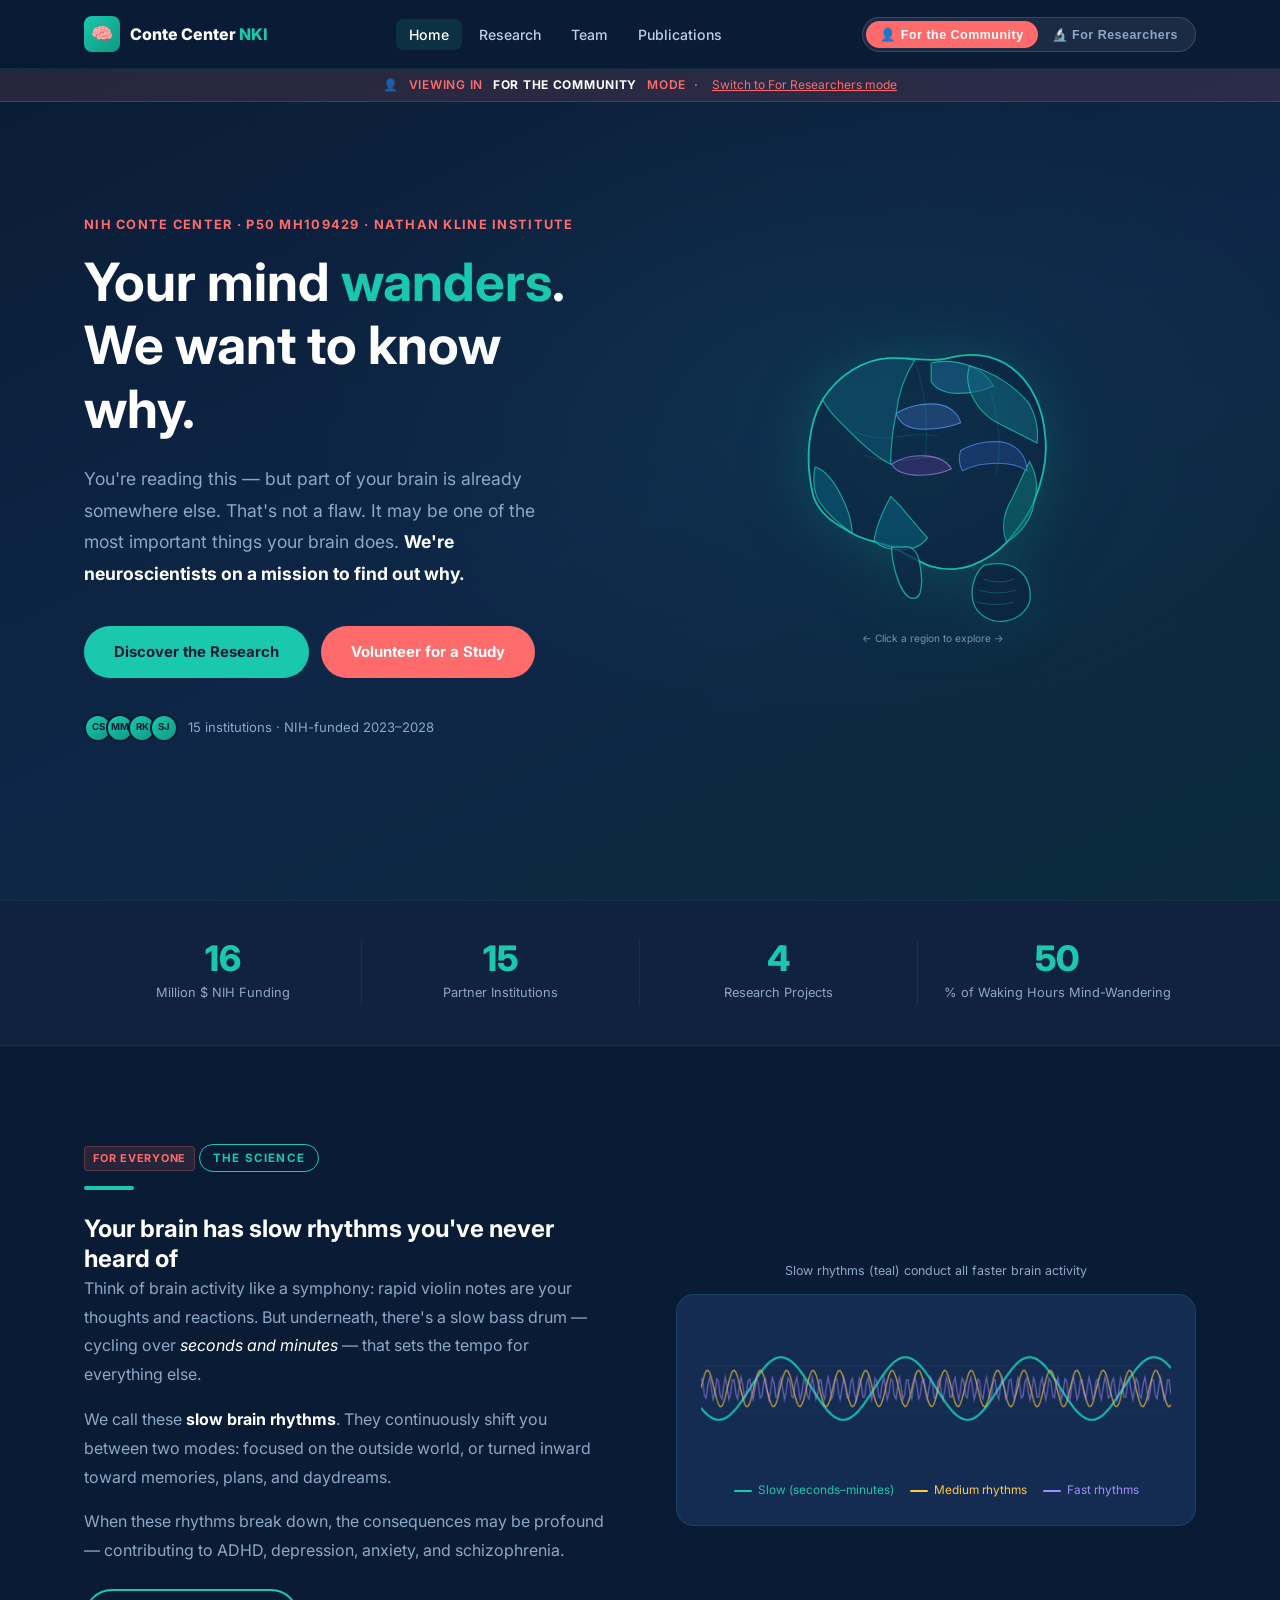
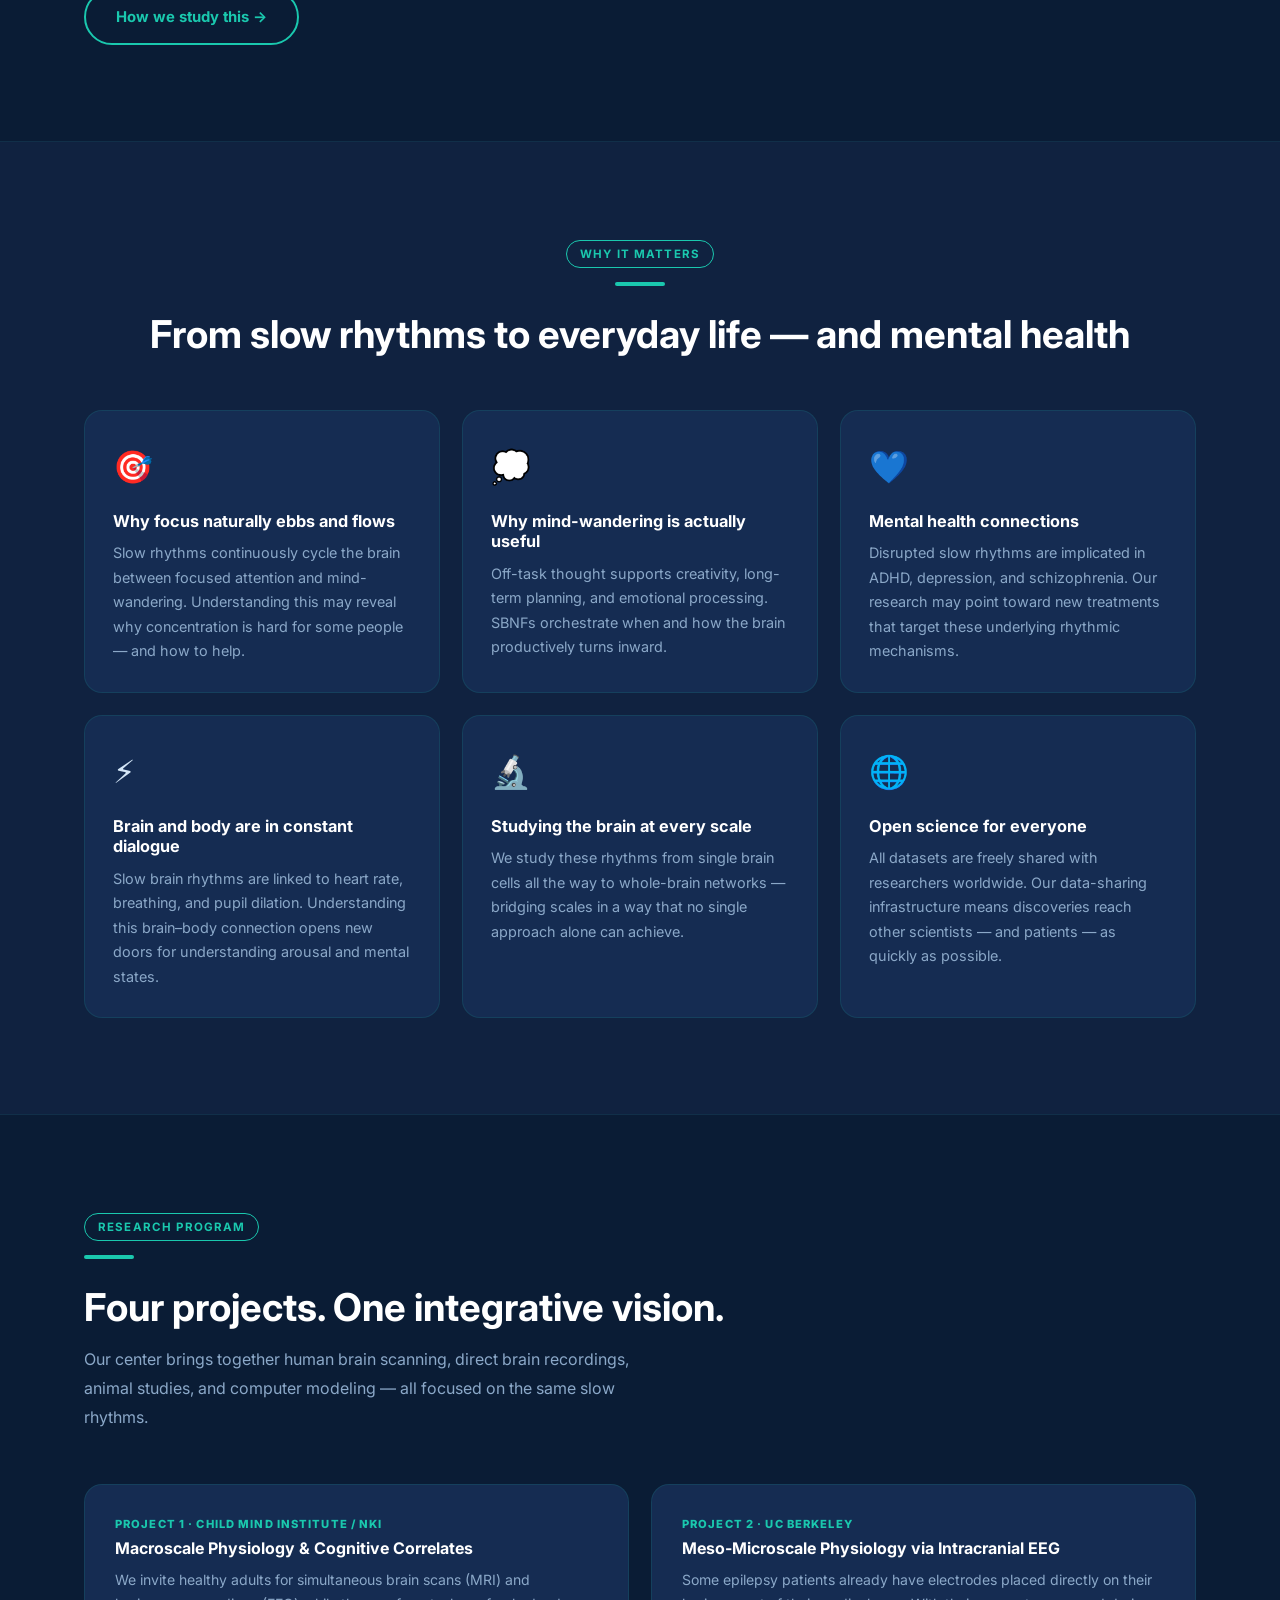
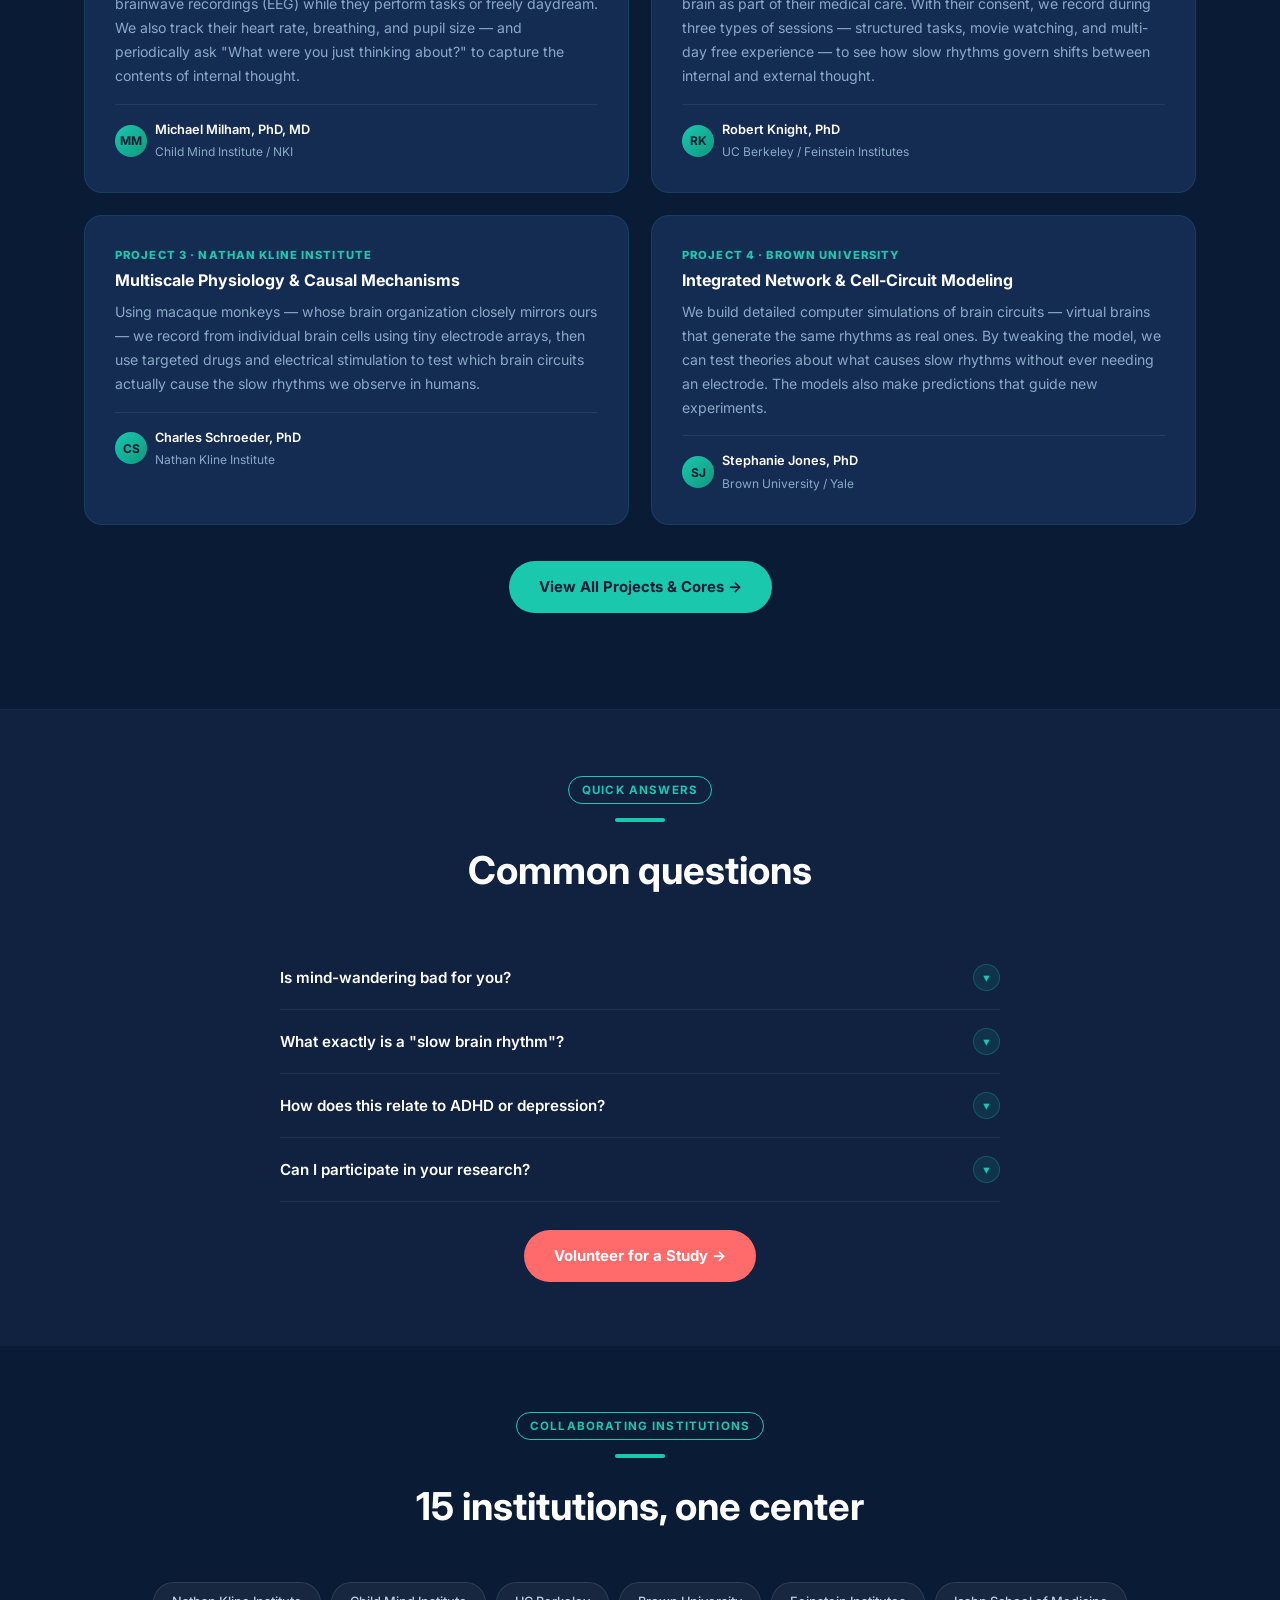
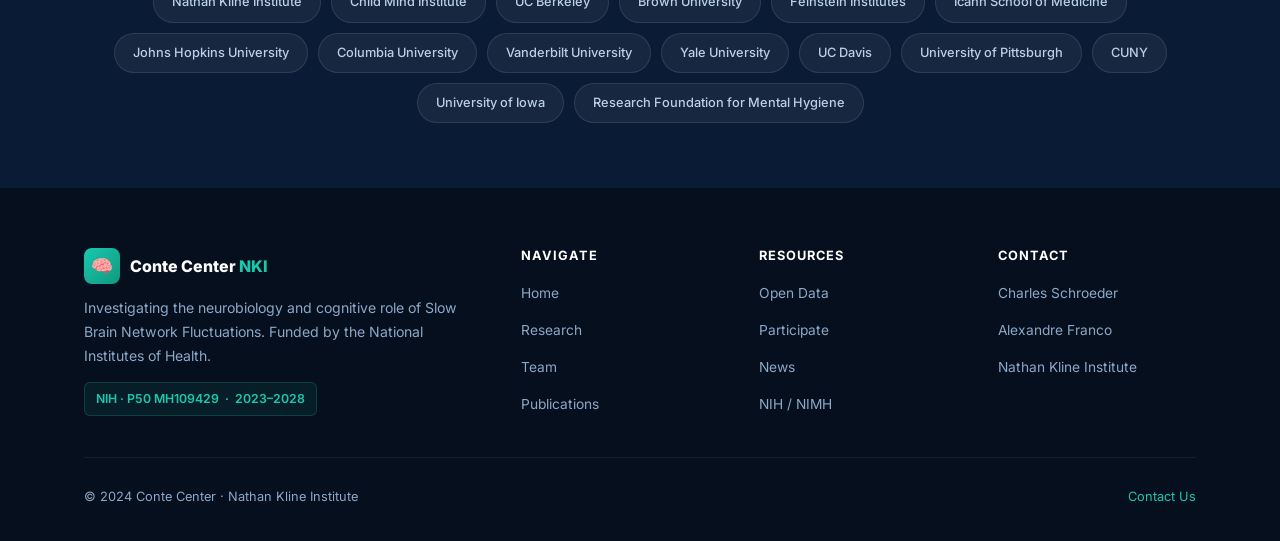
<file: index.html>
<!DOCTYPE html>
<html lang="en">
<head>
  <meta charset="UTF-8"/>
  <meta name="viewport" content="width=device-width, initial-scale=1.0"/>
  <title>Conte Center — Slow Brain Network Fluctuations</title>
  <meta name="description" content="An NIH-funded Conte Center at the Nathan Kline Institute investigating the neurobiology and cognitive role of slow brain network fluctuations."/>
  <link rel="preconnect" href="https://fonts.googleapis.com"/>
  <link rel="preconnect" href="https://fonts.gstatic.com" crossorigin/>
  <link href="https://fonts.googleapis.com/css2?family=Inter:wght@400;500;600;700;800&display=swap" rel="stylesheet"/>
  <link rel="stylesheet" href="css/style.css"/>
</head>
<body>

<!-- ═══ NAVIGATION ═══ -->
<nav class="site-nav" id="siteNav">
  <div class="nav-inner">
    <a href="index.html" class="nav-logo">
      <div class="nav-logo-icon">🧠</div>
      <div>Conte Center <span>NKI</span></div>
    </a>
    <ul class="nav-links" id="navLinks">
      <li><a href="index.html">Home</a></li>
      <li><a href="research.html">Research</a></li>
      <li><a href="team.html">Team</a></li>
      <li><a href="publications.html">Publications</a></li>
    </ul>
    <!-- Audience Toggle -->
    <div class="audience-toggle" role="group" aria-label="Audience mode">
      <button class="toggle-btn pub" data-mode="public">👤 For the Community</button>
      <button class="toggle-btn sci" data-mode="scientist">🔬 For Researchers</button>
    </div>
    <div class="nav-toggle" id="navToggle"><span></span><span></span><span></span></div>
  </div>
</nav>

<!-- Mode banner (just below nav) -->
<div class="mode-banner" id="modeBanner"></div>

<!-- ═══ HERO ═══ -->
<section class="hero">
  <div class="container">
    <div class="hero-grid">

      <!-- Left text -->
      <div>
        <p class="hero-eyebrow">NIH Conte Center · P50 MH109429 · Nathan Kline Institute</p>

        <!-- PUBLIC hero text -->
        <div class="pub-only">
          <h1>Your mind <em>wanders</em>.<br>We want to know why.</h1>
          <p class="hero-lead">You're reading this — but part of your brain is already somewhere else. That's not a flaw. It may be one of the most important things your brain does. <strong>We're neuroscientists on a mission to find out why.</strong></p>
          <div class="hero-ctas">
            <a href="research.html" class="btn btn-primary">Discover the Research</a>
            <a href="publications.html#participate" class="btn btn-pub">Volunteer for a Study</a>
          </div>
        </div>

        <!-- SCIENTIST hero text -->
        <div class="sci-only">
          <h1>Neurobiology &amp; Cognitive Role of <em>Slow Brain Network Fluctuations</em></h1>
          <p class="hero-lead">An integrative multi-PI program combining fMRI/EEG in humans, iEEG in surgical epilepsy patients, NHP laminar electrophysiology, and biophysical modeling to elucidate the role of <strong>SBNFs (&lt;1 Hz)</strong> in affect, cognition, and behavior.</p>
          <div class="hero-ctas">
            <a href="research.html" class="btn btn-primary">View Research Projects</a>
            <a href="publications.html" class="btn btn-sci">Publications &amp; Data</a>
          </div>
        </div>

        <div class="hero-proof">
          <div class="proof-avatars">
            <div class="proof-avatar">CS</div><div class="proof-avatar">MM</div>
            <div class="proof-avatar">RK</div><div class="proof-avatar">SJ</div>
          </div>
          <span>15 institutions · NIH-funded 2023–2028</span>
        </div>
      </div>

      <!-- Right: Interactive brain -->
      <div class="brain-wrapper">
        <div id="brainTooltip" class="brain-tooltip">
          <h4>Region</h4>
          <p class="tt-text"></p>
          <p class="tt-pub"></p>
          <p class="tt-sci"></p>
        </div>
        <svg id="brain-svg" viewBox="0 0 500 400" xmlns="http://www.w3.org/2000/svg" aria-label="Interactive brain — click a region to explore">
          <defs>
            <radialGradient id="bgGlow" cx="50%" cy="50%" r="50%">
              <stop offset="0%" stop-color="#1ac8ae" stop-opacity=".07"/>
              <stop offset="100%" stop-color="#0a1c35" stop-opacity="0"/>
            </radialGradient>
          </defs>
          <ellipse cx="250" cy="200" rx="220" ry="178" fill="url(#bgGlow)"/>
          <path d="M 120 220 C 110 180 115 140 130 115 C 148 87 175 72 200 70 C 225 68 248 75 265 70 C 288 63 315 65 335 80 C 358 97 370 125 372 155 C 375 180 368 205 360 225 C 352 245 340 258 330 270 C 318 283 305 290 292 295 C 278 300 262 300 248 296 C 232 291 218 280 205 275 C 190 269 175 268 162 260 C 145 250 128 242 120 220 Z" fill="#0d2040" stroke="#1ac8ae" stroke-width="2" opacity=".9"/>
          <path class="brain-region" data-region="occipital"  d="M 330 270 C 345 260 358 245 360 225 C 365 210 362 195 355 182 C 348 195 340 215 332 230 C 326 243 325 258 330 270 Z" fill="#0e6e6e" stroke="#1ac8ae" stroke-width="1.2" opacity=".8"/>
          <path class="brain-region" data-region="temporal"   d="M 162 260 C 148 250 136 240 128 228 C 120 218 119 200 122 188 C 130 190 140 200 148 215 C 156 230 162 248 162 260 Z" fill="#0a5a7a" stroke="#1ac8ae" stroke-width="1.2" opacity=".8"/>
          <path class="brain-region" data-region="motor"      d="M 248 75 C 260 72 275 73 290 78 C 300 82 310 90 316 100 C 305 105 292 108 278 108 C 264 108 252 103 248 95 Z" fill="#1a5e8a" stroke="#1ac8ae" stroke-width="1.2" opacity=".8"/>
          <path class="brain-region" data-region="parietal"   d="M 290 78 C 315 85 340 100 355 120 C 362 133 365 148 363 162 C 350 155 335 148 320 140 C 305 132 295 118 290 105 C 287 95 287 85 290 78 Z" fill="#135e7a" stroke="#1ac8ae" stroke-width="1.2" opacity=".8"/>
          <path class="brain-region" data-region="prefrontal" d="M 130 115 C 148 87 175 72 200 70 C 210 69 220 70 230 72 C 220 88 212 108 210 130 C 205 152 204 170 204 185 C 190 178 175 165 162 152 C 148 138 136 127 130 115 Z" fill="#0f4e6e" stroke="#1ac8ae" stroke-width="1.2" opacity=".8"/>
          <path class="brain-region" data-region="dmn"        d="M 280 170 C 295 162 314 158 330 162 C 344 167 352 178 352 192 C 346 188 334 184 320 184 C 306 184 292 187 282 192 C 278 185 278 177 280 170 Z" fill="#1e3a78" stroke="#4a80d8" stroke-width="1.2" opacity=".85"/>
          <path class="brain-region" data-region="insula"     d="M 205 185 C 215 178 228 175 242 176 C 255 177 265 182 270 190 C 260 195 248 197 236 197 C 222 197 210 194 205 185 Z" fill="#3a2a6e" stroke="#9a70d8" stroke-width="1.2" opacity=".85"/>
          <path class="brain-region" data-region="cingulate"  d="M 210 130 C 222 122 240 118 256 120 C 268 122 278 130 280 140 C 268 145 254 147 240 147 C 226 147 214 142 210 130 Z" fill="#2a4a88" stroke="#5a90e8" stroke-width="1.2" opacity=".85"/>
          <path class="brain-region" data-region="temporal"   d="M 204 220 C 196 235 188 252 186 268 C 192 275 203 278 215 278 C 228 278 238 273 244 265 C 236 256 224 242 214 230 Z" fill="#0a5a7a" stroke="#1ac8ae" stroke-width="1.2" opacity=".8"/>
          <path d="M 165 150 Q 190 160 215 155 Q 238 150 255 155" fill="none" stroke="#1ac8ae" stroke-width=".6" opacity=".3"/>
          <path d="M 175 175 Q 200 185 225 180 Q 250 175 268 180" fill="none" stroke="#1ac8ae" stroke-width=".6" opacity=".3"/>
          <path d="M 230 72 Q 240 100 242 130 Q 244 155 242 178" fill="none" stroke="#1ac8ae" stroke-width=".6" opacity=".3"/>
          <path d="M 312 105 Q 320 130 322 158 Q 323 178 318 198" fill="none" stroke="#1ac8ae" stroke-width=".6" opacity=".3"/>
          <path d="M 205 275 C 205 285 207 295 210 305 C 214 318 220 328 225 330 C 230 332 234 330 236 325 C 238 318 238 306 236 295 C 235 285 230 278 225 275 Z" fill="#0d2040" stroke="#1ac8ae" stroke-width="1.5" opacity=".7"/>
          <path d="M 305 295 C 315 292 330 292 340 298 C 352 305 358 320 355 335 C 350 348 338 355 325 356 C 310 356 298 348 294 336 C 290 322 294 305 305 295 Z" fill="#0b1e3a" stroke="#1ac8ae" stroke-width="1.5" opacity=".7"/>
          <path d="M 305 310 Q 322 316 338 310" fill="none" stroke="#1ac8ae" stroke-width=".8" opacity=".4"/>
          <path d="M 300 322 Q 320 328 340 322" fill="none" stroke="#1ac8ae" stroke-width=".8" opacity=".4"/>
          <path d="M 298 335 Q 318 340 338 335" fill="none" stroke="#1ac8ae" stroke-width=".8" opacity=".4"/>
          <text x="250" y="378" text-anchor="middle" font-size="11" fill="#7a91b0" font-family="Inter,sans-serif">← Click a region to explore →</text>
        </svg>
      </div>

    </div>
  </div>
</section>

<!-- ═══ STATS ═══ -->
<div class="stats-strip">
  <div class="container">
    <div class="stats-grid">
      <div class="stat-item"><div class="stat-num" data-count="16">0</div><div class="stat-label">Million $ NIH Funding</div></div>
      <div class="stat-item"><div class="stat-num" data-count="15">0</div><div class="stat-label">Partner Institutions</div></div>
      <div class="stat-item"><div class="stat-num" data-count="4">0</div><div class="stat-label">Research Projects</div></div>
      <div class="stat-item">
        <!-- public: % waking hours mind-wandering; scientist: publications -->
        <div class="pub-only"><div class="stat-num" data-count="50">0</div><div class="stat-label">% of Waking Hours Mind-Wandering</div></div>
        <div class="sci-only"><div class="stat-num" data-count="66">0</div><div class="stat-label">Publications (Prior Period)</div></div>
      </div>
    </div>
  </div>
</div>

<!-- ═══ THE SCIENCE EXPLAINER ═══ -->
<section class="section">
  <div class="container">
    <div style="display:grid;grid-template-columns:1fr 1fr;gap:72px;align-items:center;">

      <!-- Left text — dual mode -->
      <div>
        <!-- PUBLIC -->
        <div class="pub-only fade-in">
          <div class="mode-label pub">For Everyone</div>
          <div class="tag">The Science</div>
          <div class="divider"></div>
          <h2>Your brain has slow rhythms you've never heard of</h2>
          <p style="color:var(--text-dim);line-height:1.8;margin-bottom:16px;">Think of brain activity like a symphony: rapid violin notes are your thoughts and reactions. But underneath, there's a slow bass drum — cycling over <em style="color:var(--white)">seconds and minutes</em> — that sets the tempo for everything else.</p>
          <p style="color:var(--text-dim);line-height:1.8;margin-bottom:16px;">We call these <strong>slow brain rhythms</strong>. They continuously shift you between two modes: focused on the outside world, or turned inward toward memories, plans, and daydreams.</p>
          <p style="color:var(--text-dim);line-height:1.8;margin-bottom:24px;">When these rhythms break down, the consequences may be profound — contributing to ADHD, depression, anxiety, and schizophrenia.</p>
          <a href="research.html" class="btn btn-outline">How we study this →</a>
        </div>

        <!-- SCIENTIST -->
        <div class="sci-only fade-in">
          <div class="mode-label sci">For Researchers</div>
          <div class="tag">Overarching Hypothesis</div>
          <div class="divider"></div>
          <h2>Slow fluctuations (&lt;1 Hz) are critical determinants of cognition and behavior</h2>
          <p style="color:var(--text-dim);line-height:1.8;margin-bottom:16px;">This Conte Center tests the hypothesis that <strong>slow fluctuations of neural activity extending below 1 Hz, down to at least 0.01 Hz</strong> (timescales of seconds to 10s of seconds) are critical determinants of affect, cognition, and behavior.</p>
          <div class="hyp-box">
            <div class="hyp-label">Linking Hypothesis 1</div>
            <p>Local slow neural fluctuations link to larger-scale <strong style="color:var(--white)">Slow Brain Network Fluctuations (SBNFs)</strong> that significantly impact cognitive processes (attention, RT), behavioral indices, and autonomic measures (HRV, pupil diameter).</p>
          </div>
          <div class="hyp-box">
            <div class="hyp-label">Linking Hypothesis 2</div>
            <p>There is <strong style="color:var(--white)">hierarchical phase-amplitude coupling (PAC)</strong> of neural activity across frequency ranges — the phase of lower-frequency activity controls the amplitude of higher-frequency activity, integrating across timescales.</p>
          </div>
          <a href="research.html" class="btn btn-outline" style="margin-top:12px;">View Projects &amp; Specific Aims →</a>
        </div>
      </div>

      <!-- Right: wave + legend -->
      <div class="fade-in">
        <p style="text-align:center;font-size:.78rem;color:var(--text-dim);margin-bottom:12px;">
          <span class="pub-only">Slow rhythms (teal) conduct all faster brain activity</span>
          <span class="sci-only">Infraslow phase modulates amplitude of higher-frequency bands (PAC)</span>
        </p>
        <div style="background:var(--navy-card);border:1px solid rgba(26,200,174,.15);border-radius:var(--radius-lg);padding:24px;">
          <canvas id="waveCanvas"></canvas>
          <div style="display:flex;flex-wrap:wrap;justify-content:center;gap:16px;margin-top:14px;">
            <div style="display:flex;align-items:center;gap:6px;font-size:.74rem;color:#1ac8ae;"><div style="width:18px;height:2.5px;background:#1ac8ae;border-radius:2px;"></div>
              <span class="pub-only">Slow (seconds–minutes)</span>
              <span class="sci-only">Infraslow / delta (&lt;1 Hz)</span>
            </div>
            <div style="display:flex;align-items:center;gap:6px;font-size:.74rem;color:#ffc947;"><div style="width:18px;height:2px;background:#ffc947;border-radius:2px;"></div>
              <span class="pub-only">Medium rhythms</span>
              <span class="sci-only">Theta / alpha (4–12 Hz)</span>
            </div>
            <div style="display:flex;align-items:center;gap:6px;font-size:.74rem;color:#a78bfa;"><div style="width:18px;height:2px;background:#a78bfa;border-radius:2px;"></div>
              <span class="pub-only">Fast rhythms</span>
              <span class="sci-only">Gamma / BHA (&gt;30 Hz)</span>
            </div>
          </div>
        </div>
      </div>

    </div>
  </div>
</section>

<!-- ═══ WHY IT MATTERS ═══ -->
<section class="section" style="background:var(--navy-mid);border-top:1px solid rgba(26,200,174,.08);border-bottom:1px solid rgba(26,200,174,.08);">
  <div class="container">
    <div class="section-header center fade-in">
      <div class="tag">Why It Matters</div>
      <div class="divider divider-center"></div>
      <span class="pub-only"><h2>From slow rhythms to everyday life — and mental health</h2></span>
      <span class="sci-only"><h2>Scientific significance and translational relevance</h2></span>
    </div>
    <div style="display:grid;grid-template-columns:repeat(3,1fr);gap:22px;">

      <div class="card fade-in">
        <div class="card-icon">🎯</div>
        <div class="pub-only"><h3>Why focus naturally ebbs and flows</h3><p>Slow rhythms continuously cycle the brain between focused attention and mind-wandering. Understanding this may reveal why concentration is hard for some people — and how to help.</p></div>
        <div class="sci-only"><h3>Attentional sampling and SBNFs</h3><p>SBNFs gate fronto-parietal network engagement through PAC, driving rhythmic fluctuations in perceptual sensitivity and behavioral performance across seconds-to-minutes timescales.</p></div>
      </div>

      <div class="card fade-in">
        <div class="card-icon">💭</div>
        <div class="pub-only"><h3>Why mind-wandering is actually useful</h3><p>Off-task thought supports creativity, long-term planning, and emotional processing. SBNFs orchestrate when and how the brain productively turns inward.</p></div>
        <div class="sci-only"><h3>Default mode network regulation</h3><p>SBNFs drive alternation between task-positive and default mode network dominance. PAC mediates the temporal structure of DMN activation and internally-directed cognition.</p></div>
      </div>

      <div class="card fade-in">
        <div class="card-icon">💙</div>
        <div class="pub-only"><h3>Mental health connections</h3><p>Disrupted slow rhythms are implicated in ADHD, depression, and schizophrenia. Our research may point toward new treatments that target these underlying rhythmic mechanisms.</p></div>
        <div class="sci-only"><h3>Neuropsychiatric translational goals</h3><p>Disrupted SBNFs are linked to ADHD, MDD, and schizophrenia. The Center aims to develop mechanistic understanding sufficient to propose novel neuromodulation-based interventions.</p></div>
      </div>

      <div class="card fade-in">
        <div class="card-icon">⚡</div>
        <div class="pub-only"><h3>Brain and body are in constant dialogue</h3><p>Slow brain rhythms are linked to heart rate, breathing, and pupil dilation. Understanding this brain–body connection opens new doors for understanding arousal and mental states.</p></div>
        <div class="sci-only"><h3>Autonomic-neural coupling</h3><p>SBNFs co-vary with cardiac variability, pupillometry, electrodermal activity, and respiration. Project 1 simultaneously records all modalities to map these relationships multimodally.</p></div>
      </div>

      <div class="card fade-in">
        <div class="card-icon">🔬</div>
        <div class="pub-only"><h3>Studying the brain at every scale</h3><p>We study these rhythms from single brain cells all the way to whole-brain networks — bridging scales in a way that no single approach alone can achieve.</p></div>
        <div class="sci-only"><h3>Multi-scale integrative approach</h3><p>fMRI/EEG (macroscale) → iEEG/ECoG (mesoscale) → laminar LFP/MUA (microscale) → biophysical modeling bridges all levels, with cross-species alignment via Core B.</p></div>
      </div>

      <div class="card fade-in">
        <div class="card-icon">🌐</div>
        <div class="pub-only"><h3>Open science for everyone</h3><p>All datasets are freely shared with researchers worldwide. Our data-sharing infrastructure means discoveries reach other scientists — and patients — as quickly as possible.</p></div>
        <div class="sci-only"><h3>FAIR data principles and open sharing</h3><p>Core C implements FAIR (Findable, Accessible, Interoperable, Reusable) data management. All processed datasets are released via INDI/NKI infrastructure following quality control by Core C.</p></div>
      </div>

    </div>
  </div>
</section>

<!-- ═══ PROJECT PREVIEWS ═══ -->
<section class="section">
  <div class="container">
    <div class="section-header fade-in">
      <div class="tag">Research Program</div>
      <div class="divider"></div>
      <span class="pub-only"><h2>Four projects. One integrative vision.</h2><p style="color:var(--text-dim)">Our center brings together human brain scanning, direct brain recordings, animal studies, and computer modeling — all focused on the same slow rhythms.</p></span>
      <span class="sci-only"><h2>Four research projects + two support cores</h2><p style="color:var(--text-dim)">Combining fMRI/EEG in humans, iEEG in surgical epilepsy patients, laminar electrophysiology in NHPs, and biophysical modeling — linked by multimodal alignment (Core B) and FAIR data sharing (Core C).</p></span>
    </div>
    <div style="display:grid;grid-template-columns:1fr 1fr;gap:22px;">

      <!-- P1 -->
      <div class="project-card fade-in">
        <div class="project-num">Project 1 · Child Mind Institute / NKI</div>
        <h3>Macroscale Physiology &amp; Cognitive Correlates</h3>
        <div class="pub-only"><p style="font-size:.88rem;color:var(--text-dim);line-height:1.7;">We invite healthy adults for simultaneous brain scans (MRI) and brainwave recordings (EEG) while they perform tasks or freely daydream. We also track their heart rate, breathing, and pupil size — and periodically ask "What were you just thinking about?" to capture the contents of internal thought.</p></div>
        <div class="sci-only"><p style="font-size:.85rem;color:var(--text-dim);line-height:1.7;">Simultaneous fMRI/EEG + autonomic measures (ECG, EDA, pupillometry, respiration, EMG) across tasks ranging from unstructured rest to structured cognitive paradigms. Experience sampling probes internal cognition. Pharmacological manipulation of arousal (Aim 2b).</p></div>
        <div class="proj-pi">
          <div class="proj-avatar">MM</div>
          <div><div class="proj-name">Michael Milham, PhD, MD</div><div class="proj-org">Child Mind Institute / NKI</div></div>
        </div>
      </div>

      <!-- P2 -->
      <div class="project-card fade-in">
        <div class="project-num">Project 2 · UC Berkeley</div>
        <h3>Meso-Microscale Physiology via Intracranial EEG</h3>
        <div class="pub-only"><p style="font-size:.88rem;color:var(--text-dim);line-height:1.7;">Some epilepsy patients already have electrodes placed directly on their brain as part of their medical care. With their consent, we record during three types of sessions — structured tasks, movie watching, and multi-day free experience — to see how slow rhythms govern shifts between internal and external thought.</p></div>
        <div class="sci-only"><p style="font-size:.85rem;color:var(--text-dim);line-height:1.7;">iEEG in surgical epilepsy patients. Three conditions of increasing naturalism: structured attention-switching tasks, passive movie viewing (EOMs/pupillometry/alpha as SBNF indices), and multi-day continuous experience sampling. Focus on DMN–FPCN interactions; BHA and SUA as cortical activation indices.</p></div>
        <div class="proj-pi">
          <div class="proj-avatar">RK</div>
          <div><div class="proj-name">Robert Knight, PhD</div><div class="proj-org">UC Berkeley / Feinstein Institutes</div></div>
        </div>
      </div>

      <!-- P3 -->
      <div class="project-card fade-in">
        <div class="project-num">Project 3 · Nathan Kline Institute</div>
        <h3>Multiscale Physiology &amp; Causal Mechanisms</h3>
        <div class="pub-only"><p style="font-size:.88rem;color:var(--text-dim);line-height:1.7;">Using macaque monkeys — whose brain organization closely mirrors ours — we record from individual brain cells using tiny electrode arrays, then use targeted drugs and electrical stimulation to test which brain circuits actually cause the slow rhythms we observe in humans.</p></div>
        <div class="sci-only"><p style="font-size:.85rem;color:var(--text-dim);line-height:1.7;">NHP laminar multielectrode + brush array recordings across thalamocortical and AIC systems. Simultaneous scalp EEG/fMRI. Causal manipulation: methylphenidate pharmacology, vagus nerve stimulation, and reversible chemogenetic (DREADD) inactivation of AIC→ACC/NB pathways (Aim 2).</p></div>
        <div class="proj-pi">
          <div class="proj-avatar">CS</div>
          <div><div class="proj-name">Charles Schroeder, PhD</div><div class="proj-org">Nathan Kline Institute</div></div>
        </div>
      </div>

      <!-- P4 -->
      <div class="project-card fade-in">
        <div class="project-num">Project 4 · Brown University</div>
        <h3>Integrated Network &amp; Cell-Circuit Modeling</h3>
        <div class="pub-only"><p style="font-size:.88rem;color:var(--text-dim);line-height:1.7;">We build detailed computer simulations of brain circuits — virtual brains that generate the same rhythms as real ones. By tweaking the model, we can test theories about what causes slow rhythms without ever needing an electrode. The models also make predictions that guide new experiments.</p></div>
        <div class="sci-only"><p style="font-size:.85rem;color:var(--text-dim);line-height:1.7;">Two-level modeling: (1) dynamical systems/large-scale network models fit to EEG/fMRI/s-EEG capturing bistability and CAP states; (2) biophysically detailed neocortical microcircuit models (laminar resolution) bridging to NHP LFP/CSD. Hybrid multi-scale model integrating both levels (Aim 3).</p></div>
        <div class="proj-pi">
          <div class="proj-avatar">SJ</div>
          <div><div class="proj-name">Stephanie Jones, PhD</div><div class="proj-org">Brown University / Yale</div></div>
        </div>
      </div>

    </div>
    <div style="text-align:center;margin-top:36px;">
      <a href="research.html" class="btn btn-primary">View All Projects &amp; Cores →</a>
    </div>
  </div>
</section>

<!-- ═══ FAQ (public) / Key Papers teaser (scientist) ═══ -->
<section class="section-sm" style="background:var(--navy-mid);border-top:1px solid rgba(26,200,174,.08);">
  <div class="container">

    <!-- PUBLIC: FAQ -->
    <div class="pub-only">
      <div class="section-header center fade-in">
        <div class="tag">Quick Answers</div>
        <div class="divider divider-center"></div>
        <h2>Common questions</h2>
      </div>
      <div style="max-width:720px;margin:0 auto;">
        <div class="faq-item fade-in">
          <button class="faq-question">Is mind-wandering bad for you? <span class="faq-arrow">▾</span></button>
          <div class="faq-answer">Not at all — in fact, it may be essential. Research shows mind-wandering supports long-term planning, creativity, emotional processing, and memory consolidation. The problem arises when the brain gets stuck in one mode. A healthy brain flexibly shifts between focused attention and internal thought.</div>
        </div>
        <div class="faq-item fade-in">
          <button class="faq-question">What exactly is a "slow brain rhythm"? <span class="faq-arrow">▾</span></button>
          <div class="faq-answer">Your brain generates electrical signals constantly. Slow brain rhythms are waves that cycle over seconds or even minutes — far slower than the well-known alpha or gamma waves. They're like the ocean tide rather than surface ripples. Our research focuses on these very slow waves and how they organize all faster brain activity like a conductor.</div>
        </div>
        <div class="faq-item fade-in">
          <button class="faq-question">How does this relate to ADHD or depression? <span class="faq-arrow">▾</span></button>
          <div class="faq-answer">In many neuropsychiatric conditions, the brain's ability to smoothly transition between focused and wandering states appears disrupted. In ADHD, slow rhythms may fail to properly suppress the default mode network during tasks. In depression, the brain may be stuck in ruminative inward focus. By understanding the rhythms that regulate these transitions, we hope to find new treatment targets.</div>
        </div>
        <div class="faq-item fade-in">
          <button class="faq-question">Can I participate in your research? <span class="faq-arrow">▾</span></button>
          <div class="faq-answer">Yes! We recruit healthy adult volunteers at the Nathan Kline Institute in Orangeburg, NY. Studies involve brain scans (MRI), EEG, and questionnaires. Participation is voluntary, confidential, and compensated. Contact us at the link below.</div>
        </div>
      </div>
      <div style="text-align:center;margin-top:28px;" class="fade-in">
        <a href="publications.html#participate" class="btn btn-pub">Volunteer for a Study →</a>
      </div>
    </div>

    <!-- SCIENTIST: Center aims summary -->
    <div class="sci-only">
      <div class="section-header center fade-in">
        <div class="tag">Center Aims</div>
        <div class="divider divider-center"></div>
        <h2>Three center-wide specific aims</h2>
      </div>
      <div style="display:grid;grid-template-columns:repeat(3,1fr);gap:18px;">
        <div class="card fade-in">
          <div style="font-size:.68rem;font-weight:800;color:var(--sci-accent);letter-spacing:.1em;margin-bottom:8px;">AIM 1</div>
          <h3 style="font-size:.95rem;">Define cognitive, behavioral &amp; autonomic correlates of macroscale SBNFs in humans</h3>
          <p>Simultaneous fMRI/EEG with multimodal autonomic recording across tasks; pharmacological manipulation of network fluctuations (Project 1).</p>
        </div>
        <div class="card fade-in">
          <div style="font-size:.68rem;font-weight:800;color:var(--sci-accent);letter-spacing:.1em;margin-bottom:8px;">AIM 2</div>
          <h3 style="font-size:.95rem;">Inform physiological interpretation via meso- and microscale measures</h3>
          <p>iEEG in humans (Project 2) + NHP laminar recordings + causal neuromodulation (Project 3) bridge macroscale fMRI findings to cellular mechanisms.</p>
        </div>
        <div class="card fade-in">
          <div style="font-size:.68rem;font-weight:800;color:var(--sci-accent);letter-spacing:.1em;margin-bottom:8px;">AIM 3</div>
          <h3 style="font-size:.95rem;">Develop iterative modeling–empirical interactions to bridge data scales</h3>
          <p>Network and cell-circuit models updated iteratively with empirical data from Projects 1–3; hybrid multi-scale model integrates both (Project 4).</p>
        </div>
      </div>
    </div>

  </div>
</section>

<!-- ═══ INSTITUTIONS ═══ -->
<section class="section-sm">
  <div class="container">
    <div class="section-header center fade-in">
      <div class="tag">Collaborating Institutions</div>
      <div class="divider divider-center"></div>
      <h2>15 institutions, one center</h2>
    </div>
    <div class="inst-grid">
      <div class="inst-chip">Nathan Kline Institute</div>
      <div class="inst-chip">Child Mind Institute</div>
      <div class="inst-chip">UC Berkeley</div>
      <div class="inst-chip">Brown University</div>
      <div class="inst-chip">Feinstein Institutes</div>
      <div class="inst-chip">Icahn School of Medicine</div>
      <div class="inst-chip">Johns Hopkins University</div>
      <div class="inst-chip">Columbia University</div>
      <div class="inst-chip">Vanderbilt University</div>
      <div class="inst-chip">Yale University</div>
      <div class="inst-chip">UC Davis</div>
      <div class="inst-chip">University of Pittsburgh</div>
      <div class="inst-chip">CUNY</div>
      <div class="inst-chip">University of Iowa</div>
      <div class="inst-chip">Research Foundation for Mental Hygiene</div>
    </div>
  </div>
</section>

<!-- ═══ FOOTER ═══ -->
<footer class="site-footer">
  <div class="container">
    <div class="footer-grid">
      <div class="footer-brand">
        <div class="nav-logo" style="margin-bottom:0;"><div class="nav-logo-icon">🧠</div><div>Conte Center <span style="color:var(--teal)">NKI</span></div></div>
        <p>Investigating the neurobiology and cognitive role of Slow Brain Network Fluctuations. Funded by the National Institutes of Health.</p>
        <div class="nih-badge">NIH · P50 MH109429 &nbsp;·&nbsp; 2023–2028</div>
      </div>
      <div class="footer-col"><h4>Navigate</h4><ul>
        <li><a href="index.html">Home</a></li>
        <li><a href="research.html">Research</a></li>
        <li><a href="team.html">Team</a></li>
        <li><a href="publications.html">Publications</a></li>
      </ul></div>
      <div class="footer-col"><h4>Resources</h4><ul>
        <li><a href="publications.html#data">Open Data</a></li>
        <li><a href="publications.html#participate">Participate</a></li>
        <li><a href="publications.html#news">News</a></li>
        <li><a href="https://www.nimh.nih.gov" target="_blank" rel="noopener">NIH / NIMH</a></li>
      </ul></div>
      <div class="footer-col"><h4>Contact</h4><ul>
        <li><a href="mailto:charles.schroeder@nki.rfmh.org">Charles Schroeder</a></li>
        <li><a href="mailto:Alexandre.Franco@nki.rfmh.org">Alexandre Franco</a></li>
        <li><a href="https://www.nki.rfmh.org" target="_blank" rel="noopener">Nathan Kline Institute</a></li>
      </ul></div>
    </div>
    <div class="footer-bottom">
      <span>© 2024 Conte Center · Nathan Kline Institute</span>
      <a href="mailto:charles.schroeder@nki.rfmh.org">Contact Us</a>
    </div>
  </div>
</footer>

<script src="js/main.js"></script>
</body>
</html>
</file>
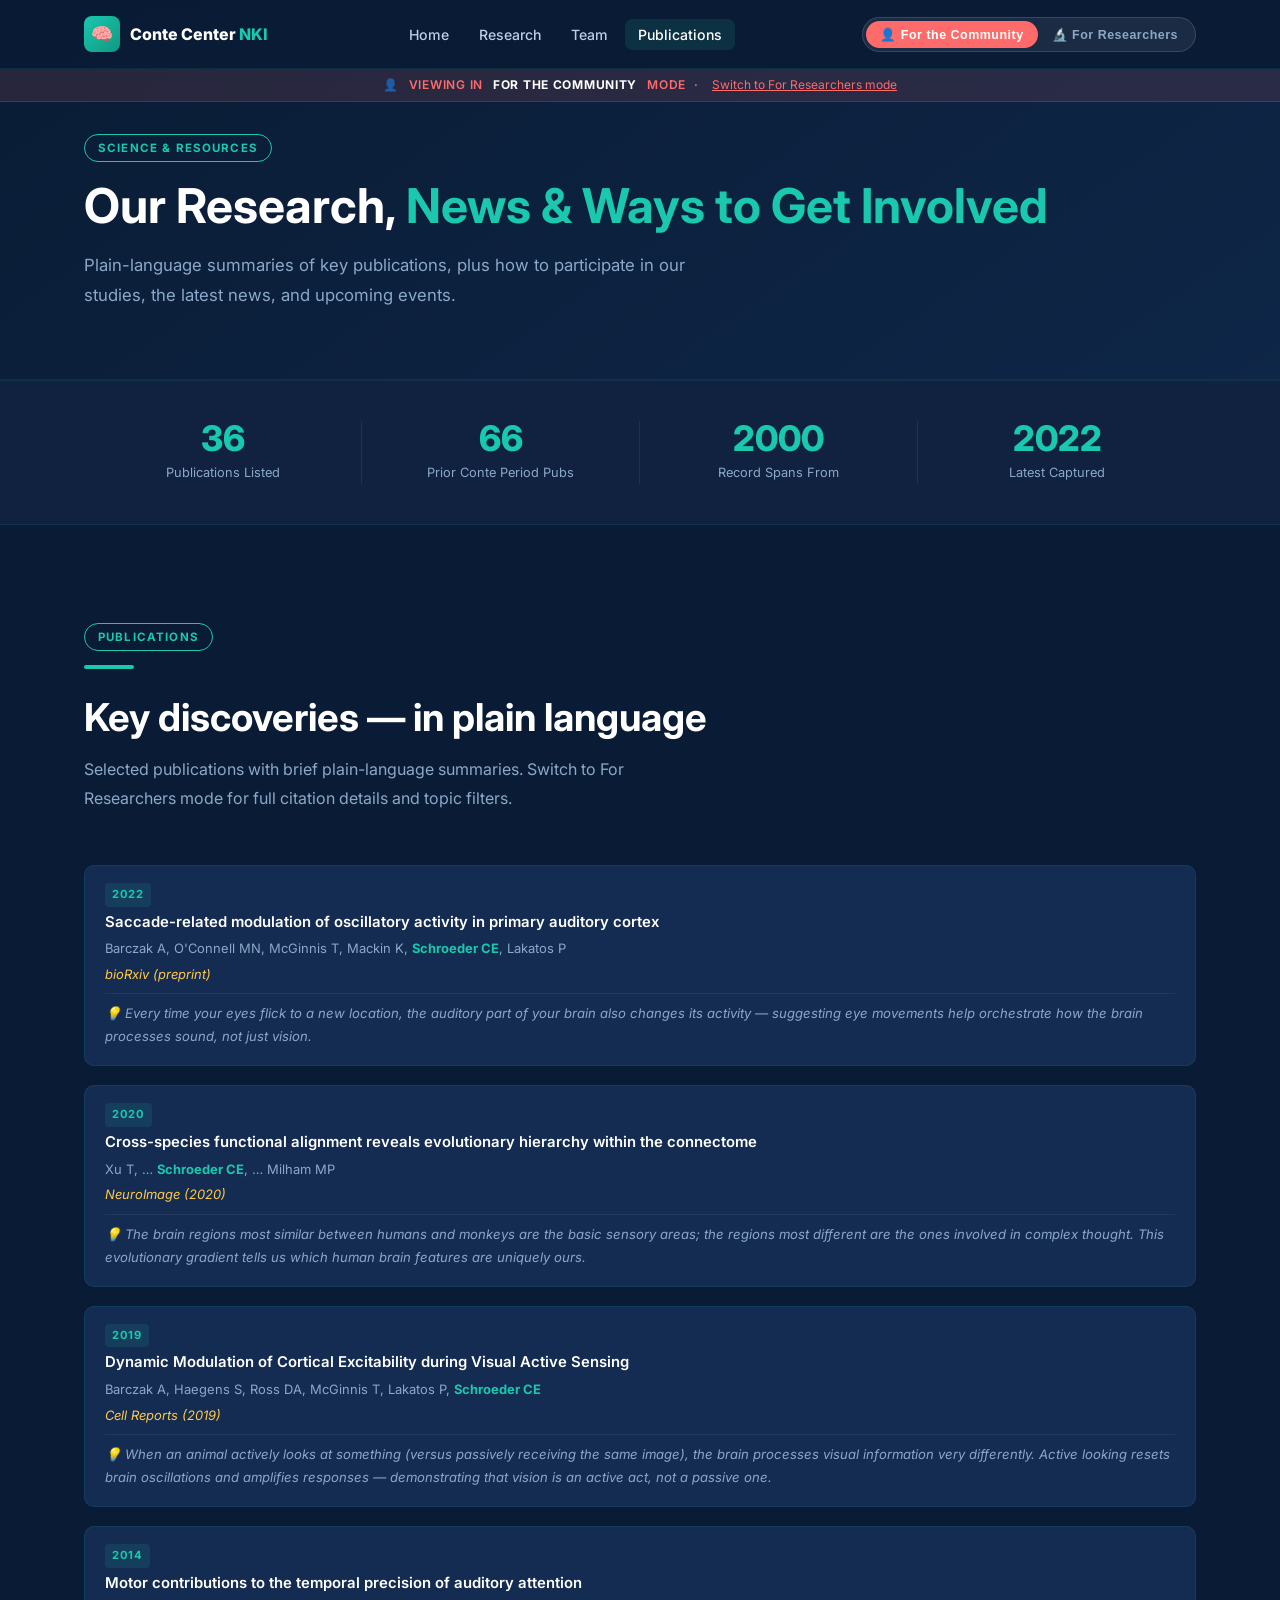
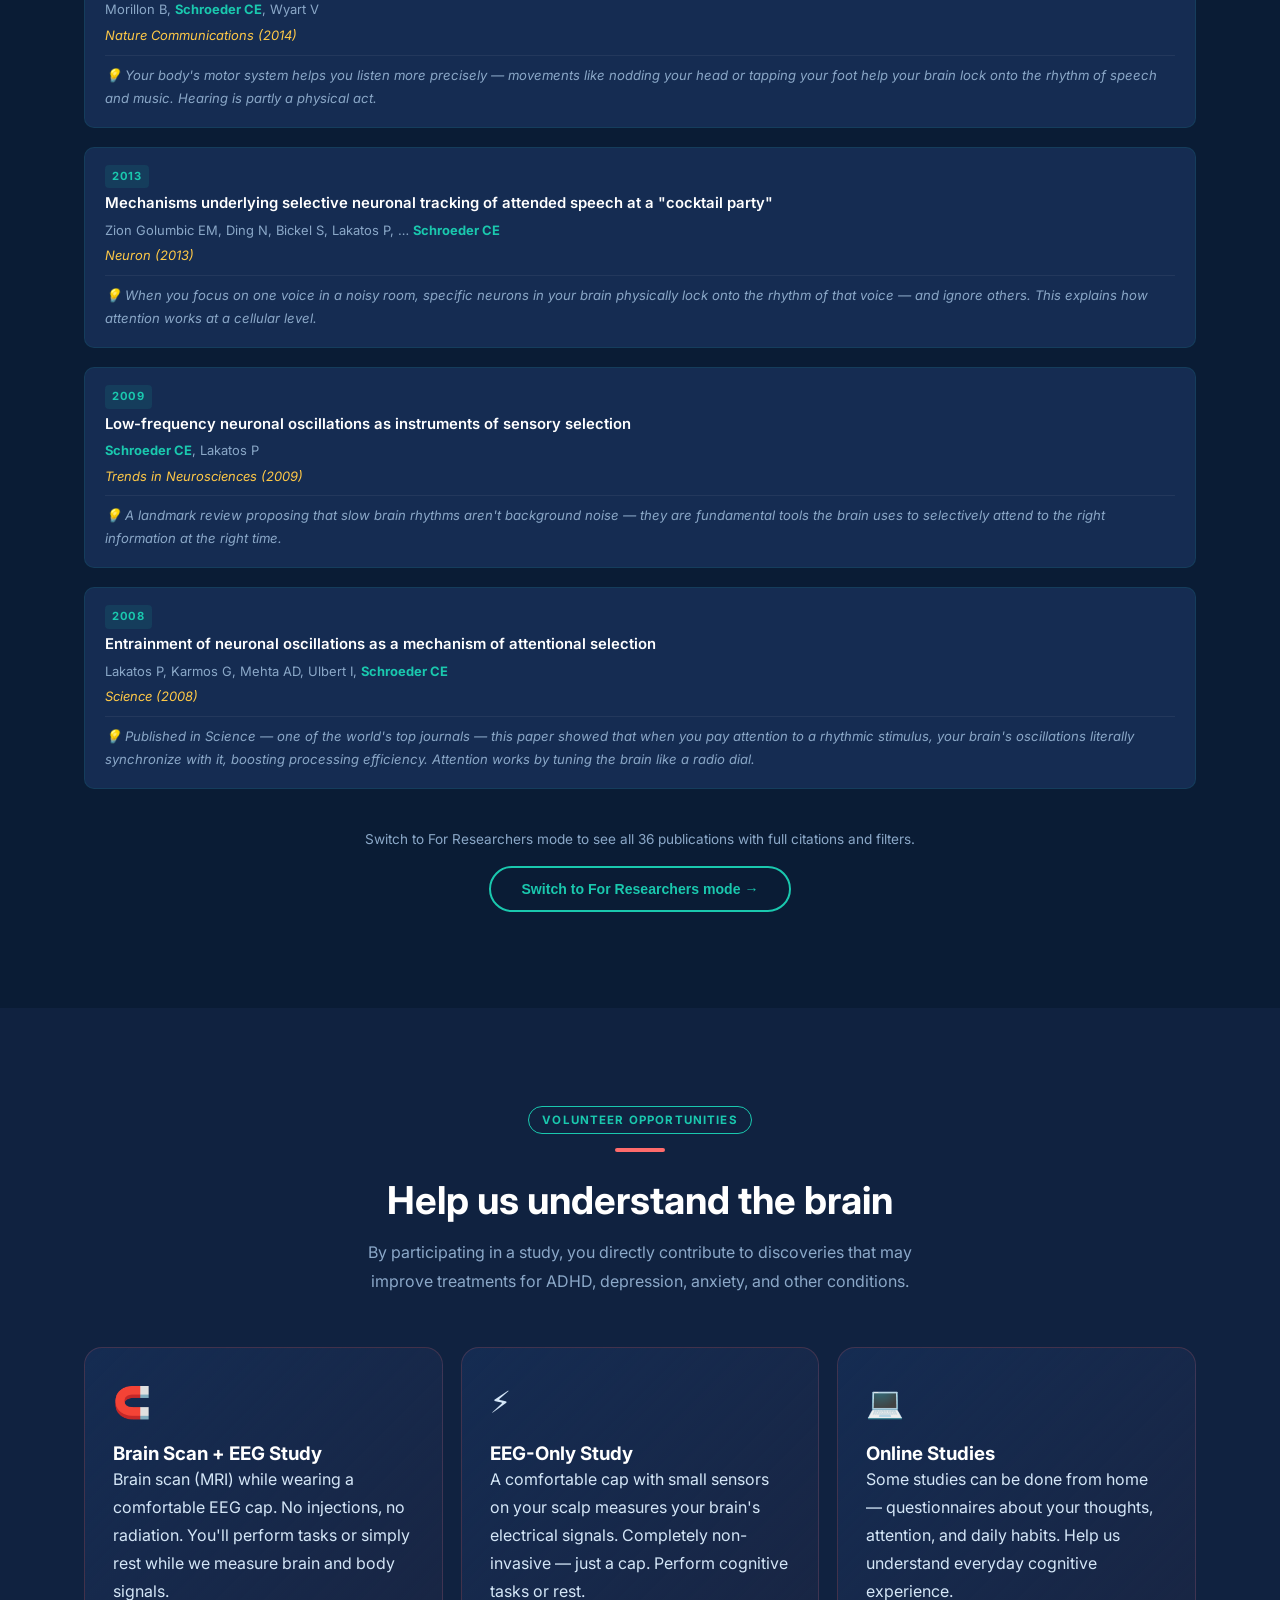
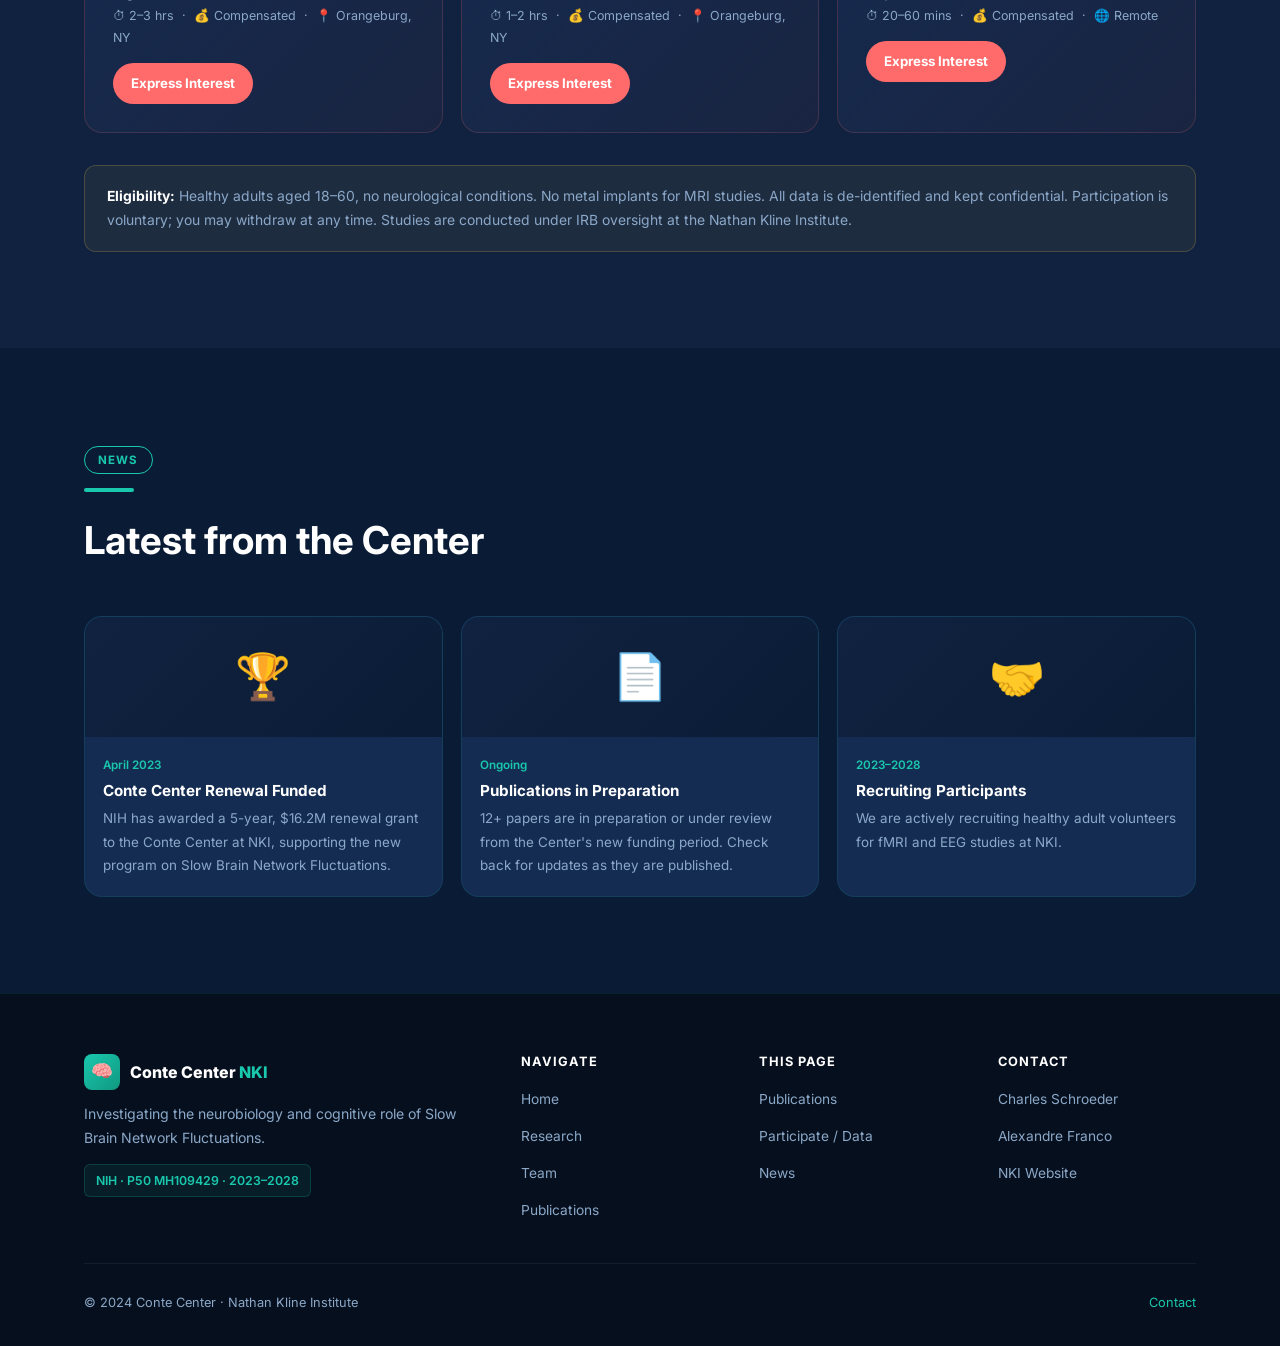
<file: publications.html>
<!DOCTYPE html>
<html lang="en">
<head>
  <meta charset="UTF-8"/><meta name="viewport" content="width=device-width, initial-scale=1.0"/>
  <title>Publications &amp; Resources — Conte Center</title>
  <link rel="preconnect" href="https://fonts.googleapis.com"/><link rel="preconnect" href="https://fonts.gstatic.com" crossorigin/>
  <link href="https://fonts.googleapis.com/css2?family=Inter:wght@400;500;600;700;800&display=swap" rel="stylesheet"/>
  <link rel="stylesheet" href="css/style.css"/>
  <style>
    .legend-bar { display:flex;flex-wrap:wrap;gap:12px;background:var(--navy-mid);border:1px solid rgba(255,255,255,.06);border-radius:var(--radius);padding:12px 16px;margin-bottom:24px;font-size:.77rem; }
    .legend-item { display:flex;align-items:center;gap:6px;color:var(--text-dim); }
    .legend-dot  { width:9px;height:9px;border-radius:50%;flex-shrink:0; }
    .pubcount-badge { display:inline-flex;align-items:center;gap:6px;background:rgba(26,200,174,.1);border:1px solid rgba(26,200,174,.22);border-radius:6px;padding:4px 12px;font-size:.8rem;color:var(--teal);font-weight:600; }
    .data-card { background:linear-gradient(135deg,var(--navy-card),rgba(26,200,174,.04));border:1px solid rgba(26,200,174,.2);border-radius:var(--radius-lg);padding:26px;transition:all var(--transition); }
    .data-card:hover { border-color:rgba(26,200,174,.45);transform:translateY(-4px); }
    .data-card h3 { font-size:1rem;margin-bottom:8px; }
    .data-card p { color:var(--text-dim);font-size:.87rem;line-height:1.7;margin-bottom:14px; }
    .event-item { display:flex;gap:18px;background:var(--navy-card);border:1px solid rgba(26,200,174,.12);border-radius:12px;padding:18px 20px;transition:all var(--transition); }
    .event-item:hover { border-color:rgba(26,200,174,.3); }
    .event-date { flex-shrink:0;width:54px;background:rgba(26,200,174,.1);border:1px solid rgba(26,200,174,.2);border-radius:8px;padding:7px 4px;text-align:center; }
    .event-month { font-size:.6rem;font-weight:700;text-transform:uppercase;color:var(--teal); }
    .event-day { font-size:1.3rem;font-weight:800;color:var(--white);line-height:1; }
    .event-year { font-size:.6rem;color:var(--text-dim); }
    .event-body h3 { font-size:.92rem;margin-bottom:4px; }
    .event-body p { font-size:.83rem;color:var(--text-dim);line-height:1.6; }
    .event-type { font-size:.68rem;font-weight:700;color:var(--teal);margin-bottom:5px;letter-spacing:.06em;text-transform:uppercase; }
    .participate-card { background:linear-gradient(135deg,var(--navy-card),rgba(255,107,107,.04));border:1px solid rgba(255,107,107,.18);border-radius:var(--radius-lg);padding:28px;transition:all var(--transition); }
    .participate-card:hover { border-color:rgba(255,107,107,.4);transform:translateY(-4px); }
  </style>
</head>
<body>
<nav class="site-nav" id="siteNav">
  <div class="nav-inner">
    <a href="index.html" class="nav-logo"><div class="nav-logo-icon">🧠</div><div>Conte Center <span>NKI</span></div></a>
    <ul class="nav-links" id="navLinks">
      <li><a href="index.html">Home</a></li><li><a href="research.html">Research</a></li>
      <li><a href="team.html">Team</a></li><li><a href="publications.html">Publications</a></li>
    </ul>
    <div class="audience-toggle">
      <button class="toggle-btn pub" data-mode="public">👤 For the Community</button>
      <button class="toggle-btn sci" data-mode="scientist">🔬 For Researchers</button>
    </div>
    <div class="nav-toggle" id="navToggle"><span></span><span></span><span></span></div>
  </div>
</nav>
<div class="mode-banner" id="modeBanner"></div>

<div class="page-hero">
  <div class="container">
    <div class="tag">Science &amp; Resources</div>
    <div class="pub-only"><h1>Our Research, <em style="font-style:normal;color:var(--teal)">News &amp; Ways to Get Involved</em></h1><p>Plain-language summaries of key publications, plus how to participate in our studies, the latest news, and upcoming events.</p></div>
    <div class="sci-only"><h1>Publications, Open Data <em style="font-style:normal;color:var(--teal)">&amp; Resources</em></h1><p>Full publication record of Charles E. Schroeder and the Conte Center team, open datasets, news, and events.</p></div>
  </div>
</div>

<!-- Stats strip -->
<div class="stats-strip">
  <div class="container">
    <div class="stats-grid">
      <div class="stat-item"><div class="stat-num" data-count="36">0</div><div class="stat-label">Publications Listed</div></div>
      <div class="stat-item"><div class="stat-num" data-count="66">0</div><div class="stat-label">Prior Conte Period Pubs</div></div>
      <div class="stat-item"><div class="stat-num">2000</div><div class="stat-label">Record Spans From</div></div>
      <div class="stat-item"><div class="stat-num">2022</div><div class="stat-label">Latest Captured</div></div>
    </div>
  </div>
</div>

<!-- ══════════ PUBLICATIONS ══════════ -->
<section class="section" id="publications">
  <div class="container">
    <div class="section-header fade-in">
      <div class="tag">Publications</div><div class="divider"></div>
      <div class="pub-only"><h2>Key discoveries — in plain language</h2><p>Selected publications with brief plain-language summaries. Switch to For Researchers mode for full citation details and topic filters.</p></div>
      <div class="sci-only">
        <h2>Publications — Charles E. Schroeder</h2>
        <p style="margin-bottom:14px;">Verified from NIH biosketch and Conte Center Progress Report (June 2022). <strong style="color:var(--teal)">Teal border</strong> = first/corresponding author.</p>
        <div style="display:flex;align-items:center;gap:12px;flex-wrap:wrap;">
          <span class="pubcount-badge" id="pubCount">36 publications</span>
          <a href="http://www.ncbi.nlm.nih.gov/sites/myncbi/charles.schroeder.1/bibliography/40687225/public/?sort=date&direction=ascending" target="_blank" rel="noopener" class="btn btn-outline" style="font-size:.8rem;padding:6px 16px;">Full NCBI record →</a>
        </div>
      </div>
    </div>

    <!-- Scientist: filters -->
    <div class="sci-only">
      <div class="legend-bar">
        <div class="legend-item"><div class="legend-dot" style="background:var(--teal)"></div>Slow Fluctuations</div>
        <div class="legend-item"><div class="legend-dot" style="background:#ffc947"></div>Active Sensing</div>
        <div class="legend-item"><div class="legend-dot" style="background:#a78bfa"></div>Attention &amp; Oscillations</div>
        <div class="legend-item"><div class="legend-dot" style="background:#7dd3fc"></div>Field Potentials</div>
        <div class="legend-item"><div class="legend-dot" style="background:#34d399"></div>Brain Networks</div>
        <div class="legend-item"><div class="legend-dot" style="background:#ff6b6b"></div>Clinical</div>
      </div>
      <div class="filter-tabs" data-group="year">
        <button class="tab-btn active" data-filter="all">All Years</button>
        <button class="tab-btn" data-filter="y2022">2022</button>
        <button class="tab-btn" data-filter="y2021">2021</button>
        <button class="tab-btn" data-filter="y2020">2020</button>
        <button class="tab-btn" data-filter="y2019">2019</button>
        <button class="tab-btn" data-filter="y2018">2018</button>
        <button class="tab-btn" data-filter="y2017">2017</button>
        <button class="tab-btn" data-filter="earlier">2016 &amp; Earlier</button>
      </div>
      <div class="filter-tabs" data-group="topic">
        <button class="tab-btn active" data-filter="all">All Topics</button>
        <button class="tab-btn" data-filter="sbnf">Slow Fluctuations</button>
        <button class="tab-btn" data-filter="sensing">Active Sensing</button>
        <button class="tab-btn" data-filter="attn">Attention</button>
        <button class="tab-btn" data-filter="lfp">Field Potentials</button>
        <button class="tab-btn" data-filter="networks">Networks</button>
        <button class="tab-btn" data-filter="clinical">Clinical</button>
      </div>
    </div>

    <!-- PUBLIC: curated highlights with plain summaries -->
    <div class="pub-only" style="display:flex;flex-direction:column;gap:10px;">

      <div class="pub-item fade-in">
        <div class="pub-meta"><span class="pub-year">2022</span></div>
        <div class="pub-title">Saccade-related modulation of oscillatory activity in primary auditory cortex</div>
        <div class="pub-authors">Barczak A, O'Connell MN, McGinnis T, Mackin K, <strong>Schroeder CE</strong>, Lakatos P</div>
        <div class="pub-journal">bioRxiv (preprint)</div>
        <div class="pub-plain">💡 Every time your eyes flick to a new location, the auditory part of your brain also changes its activity — suggesting eye movements help orchestrate how the brain processes sound, not just vision.</div>
      </div>

      <div class="pub-item fade-in">
        <div class="pub-meta"><span class="pub-year">2020</span></div>
        <div class="pub-title">Cross-species functional alignment reveals evolutionary hierarchy within the connectome</div>
        <div class="pub-authors">Xu T, … <strong>Schroeder CE</strong>, … Milham MP</div>
        <div class="pub-journal">NeuroImage (2020)</div>
        <div class="pub-plain">💡 The brain regions most similar between humans and monkeys are the basic sensory areas; the regions most different are the ones involved in complex thought. This evolutionary gradient tells us which human brain features are uniquely ours.</div>
      </div>

      <div class="pub-item fade-in">
        <div class="pub-meta"><span class="pub-year">2019</span></div>
        <div class="pub-title">Dynamic Modulation of Cortical Excitability during Visual Active Sensing</div>
        <div class="pub-authors">Barczak A, Haegens S, Ross DA, McGinnis T, Lakatos P, <strong>Schroeder CE</strong></div>
        <div class="pub-journal">Cell Reports (2019)</div>
        <div class="pub-plain">💡 When an animal actively looks at something (versus passively receiving the same image), the brain processes visual information very differently. Active looking resets brain oscillations and amplifies responses — demonstrating that vision is an active act, not a passive one.</div>
      </div>

      <div class="pub-item fade-in">
        <div class="pub-meta"><span class="pub-year">2014</span></div>
        <div class="pub-title">Motor contributions to the temporal precision of auditory attention</div>
        <div class="pub-authors">Morillon B, <strong>Schroeder CE</strong>, Wyart V</div>
        <div class="pub-journal">Nature Communications (2014)</div>
        <div class="pub-plain">💡 Your body's motor system helps you listen more precisely — movements like nodding your head or tapping your foot help your brain lock onto the rhythm of speech and music. Hearing is partly a physical act.</div>
      </div>

      <div class="pub-item fade-in">
        <div class="pub-meta"><span class="pub-year">2013</span></div>
        <div class="pub-title">Mechanisms underlying selective neuronal tracking of attended speech at a "cocktail party"</div>
        <div class="pub-authors">Zion Golumbic EM, Ding N, Bickel S, Lakatos P, … <strong>Schroeder CE</strong></div>
        <div class="pub-journal">Neuron (2013)</div>
        <div class="pub-plain">💡 When you focus on one voice in a noisy room, specific neurons in your brain physically lock onto the rhythm of that voice — and ignore others. This explains how attention works at a cellular level.</div>
      </div>

      <div class="pub-item fade-in">
        <div class="pub-meta"><span class="pub-year">2009</span></div>
        <div class="pub-title">Low-frequency neuronal oscillations as instruments of sensory selection</div>
        <div class="pub-authors"><strong>Schroeder CE</strong>, Lakatos P</div>
        <div class="pub-journal">Trends in Neurosciences (2009)</div>
        <div class="pub-plain">💡 A landmark review proposing that slow brain rhythms aren't background noise — they are fundamental tools the brain uses to selectively attend to the right information at the right time.</div>
      </div>

      <div class="pub-item fade-in">
        <div class="pub-meta"><span class="pub-year">2008</span></div>
        <div class="pub-title">Entrainment of neuronal oscillations as a mechanism of attentional selection</div>
        <div class="pub-authors">Lakatos P, Karmos G, Mehta AD, Ulbert I, <strong>Schroeder CE</strong></div>
        <div class="pub-journal">Science (2008)</div>
        <div class="pub-plain">💡 Published in Science — one of the world's top journals — this paper showed that when you pay attention to a rhythmic stimulus, your brain's oscillations literally synchronize with it, boosting processing efficiency. Attention works by tuning the brain like a radio dial.</div>
      </div>

      <div style="text-align:center;margin-top:20px;" class="fade-in">
        <p style="color:var(--text-dim);font-size:.85rem;margin-bottom:14px;">Switch to For Researchers mode to see all 36 publications with full citations and filters.</p>
        <button onclick="setMode('scientist')" class="btn btn-outline" style="font-size:.88rem;">Switch to For Researchers mode →</button>
      </div>
    </div>

    <!-- SCIENTIST: full pub list -->
    <div class="sci-only">
      <div style="display:flex;flex-direction:column;">

        <div class="pub-item lead-author" data-year="y2022" data-topic="sbnf">
          <div class="pub-meta"><span class="pub-year">2022</span><span class="pub-cat" style="border-color:rgba(26,200,174,.3);color:var(--teal);">Slow Fluct.</span><span class="pub-cat">bioRxiv</span></div>
          <div class="pub-title">Saccade-related modulation of oscillatory activity in primary auditory cortex</div>
          <div class="pub-authors">Barczak A, O'Connell MN, McGinnis T, Mackin K, <strong>Schroeder CE</strong>, Lakatos P</div>
          <div class="pub-journal">bioRxiv (2022) — preprint</div>
        </div>
        <div class="pub-item" data-year="y2022" data-topic="networks">
          <div class="pub-meta"><span class="pub-year">2022</span><span class="pub-cat" style="border-color:#34d399;color:#34d399;">Networks</span></div>
          <div class="pub-title">Anatomical and functional connectivity support the existence of a salience network node within the caudal ventrolateral prefrontal cortex</div>
          <div class="pub-authors">Trambaiolli LR, Peng X, Lehman JF, Linn G, Russ BE, <strong>Schroeder CE</strong>, Liu H, Haber SN</div>
          <div class="pub-journal">eLife 11 (2022)</div>
        </div>
        <div class="pub-item" data-year="y2021" data-topic="sbnf">
          <div class="pub-meta"><span class="pub-year">2021</span><span class="pub-cat" style="border-color:rgba(26,200,174,.3);color:var(--teal);">Slow Fluct.</span></div>
          <div class="pub-title">Ongoing neural oscillations influence behavior and sensory representations by suppressing neuronal excitability</div>
          <div class="pub-authors">Iemi L, Gwilliams L, Samaha J, Auksztulewicz R, Cycowicz YM, King J-R, Nikulin VV, Thesen T, Doyle W, Devinsky O, <strong>Schroeder CE</strong>, Melloni L, Haegens S</div>
          <div class="pub-journal">NeuroImage 247:118746 (2021)</div>
        </div>
        <div class="pub-item" data-year="y2021" data-topic="attn">
          <div class="pub-meta"><span class="pub-year">2021</span><span class="pub-cat" style="border-color:#a78bfa;color:#a78bfa;">Attention</span></div>
          <div class="pub-title">Differential contributions of synaptic and intrinsic inhibitory currents to speech segmentation via flexible phase-locking in neural oscillators</div>
          <div class="pub-authors">Pittman-Polletta BR, Wang Y, Stanley DA, <strong>Schroeder CE</strong>, Whittington MA, Kopell NJ</div>
          <div class="pub-journal">PLoS Computational Biology 17:e1008783 (2021)</div>
        </div>
        <div class="pub-item" data-year="y2020" data-topic="sbnf">
          <div class="pub-meta"><span class="pub-year">2020</span><span class="pub-cat" style="border-color:rgba(26,200,174,.3);color:var(--teal);">Slow Fluct.</span></div>
          <div class="pub-title">Oscillatory Bursting as a Mechanism for Temporal Coupling and Information Coding</div>
          <div class="pub-authors">Tal I, Neymotin S, Bickel S, Lakatos P, <strong>Schroeder CE</strong></div>
          <div class="pub-journal">Frontiers in Computational Neuroscience 14:82 (2020)</div>
        </div>
        <div class="pub-item" data-year="y2020" data-topic="sensing">
          <div class="pub-meta"><span class="pub-year">2020</span><span class="pub-cat" style="border-color:#ffc947;color:#ffc947;">Active Sensing</span></div>
          <div class="pub-title">The Role of Motor and Environmental Visual Rhythms in Structuring Auditory Cortical Excitability</div>
          <div class="pub-authors">O'Connell MN, Barczak A, McGinnis T, Mackin K, Mowery T, <strong>Schroeder CE</strong>, Lakatos P</div>
          <div class="pub-journal">iScience 23:101374 (2020)</div>
        </div>
        <div class="pub-item" data-year="y2020" data-topic="attn">
          <div class="pub-meta"><span class="pub-year">2020</span><span class="pub-cat" style="border-color:#a78bfa;color:#a78bfa;">Attention</span></div>
          <div class="pub-title">Spatial Attention and Temporal Expectation Exert Differential Effects on Visual and Auditory Discrimination</div>
          <div class="pub-authors">Wilsch A, Mercier MR, Obleser J, <strong>Schroeder CE</strong>, Haegens S</div>
          <div class="pub-journal">J Cognitive Neuroscience 32:1562–1576 (2020)</div>
        </div>
        <div class="pub-item" data-year="y2020" data-topic="networks">
          <div class="pub-meta"><span class="pub-year">2020</span><span class="pub-cat" style="border-color:#34d399;color:#34d399;">Networks</span></div>
          <div class="pub-title">Cross-species functional alignment reveals evolutionary hierarchy within the connectome</div>
          <div class="pub-authors">Xu T, Nenning K-H, Schwartz E, Hong S-J, Vogelstein JT, Goulas A, Fair DA, <strong>Schroeder CE</strong>, Margulies DS, Smallwood J, Milham MP, Langs G</div>
          <div class="pub-journal">NeuroImage 223:117346 (2020)</div>
        </div>
        <div class="pub-item lead-author" data-year="y2019" data-topic="sensing">
          <div class="pub-meta"><span class="pub-year">2019</span><span class="pub-cat" style="border-color:#ffc947;color:#ffc947;">Active Sensing</span></div>
          <div class="pub-title">The Role of Neuronal Oscillations in Visual Active Sensing</div>
          <div class="pub-authors">Leszczynski M, <strong>Schroeder CE</strong></div>
          <div class="pub-journal">Frontiers in Integrative Neuroscience 13:32 (2019)</div>
        </div>
        <div class="pub-item" data-year="y2019" data-topic="sensing">
          <div class="pub-meta"><span class="pub-year">2019</span><span class="pub-cat" style="border-color:#ffc947;color:#ffc947;">Active Sensing</span></div>
          <div class="pub-title">Dynamic Modulation of Cortical Excitability during Visual Active Sensing</div>
          <div class="pub-authors">Barczak A, Haegens S, Ross DA, McGinnis T, Lakatos P, <strong>Schroeder CE</strong></div>
          <div class="pub-journal">Cell Reports 27:3447–3459.e3 (2019)</div>
        </div>
        <div class="pub-item" data-year="y2019" data-topic="clinical">
          <div class="pub-meta"><span class="pub-year">2019</span><span class="pub-cat" style="border-color:#ff6b6b;color:#ff6b6b;">Clinical</span></div>
          <div class="pub-title">The Thalamocortical Circuit of Auditory Mismatch Negativity</div>
          <div class="pub-authors">Lakatos P, O'Connell MN, Barczak A, McGinnis T, Neymotin S, <strong>Schroeder CE</strong>, Smiley JF, Javitt DC</div>
          <div class="pub-journal">Biological Psychiatry 87:770–780 (2019)</div>
        </div>
        <div class="pub-item" data-year="y2019" data-topic="networks">
          <div class="pub-meta"><span class="pub-year">2019</span><span class="pub-cat" style="border-color:#34d399;color:#34d399;">Networks</span></div>
          <div class="pub-title">Interindividual Variability of Functional Connectivity in Awake and Anesthetized Rhesus Macaque Monkeys</div>
          <div class="pub-authors">Xu T, Sturgeon D, Ramirez JSB, Froudist-Walsh S, Margulies DS, <strong>Schroeder CE</strong>, Fair DA, Milham MP</div>
          <div class="pub-journal">Biological Psychiatry CNNI 4:543–553 (2019)</div>
        </div>
        <div class="pub-item" data-year="y2019" data-topic="lfp">
          <div class="pub-meta"><span class="pub-year">2019</span><span class="pub-cat" style="border-color:#7dd3fc;color:#7dd3fc;">Field Potentials</span></div>
          <div class="pub-title">Electric field dynamics in the brain during multi-electrode transcranial electric stimulation</div>
          <div class="pub-authors">Alekseichuk I, Falchier AY, Linn G, Xu T, Milham MP, <strong>Schroeder CE</strong>, Opitz A</div>
          <div class="pub-journal">Nature Communications 10:2573 (2019)</div>
        </div>
        <div class="pub-item lead-author" data-year="y2018" data-topic="lfp">
          <div class="pub-meta"><span class="pub-year">2018</span><span class="pub-cat" style="border-color:#7dd3fc;color:#7dd3fc;">Field Potentials</span></div>
          <div class="pub-title">Investigating large-scale brain dynamics using field potential recordings: analysis and interpretation</div>
          <div class="pub-authors">Pesaran B, Vinck M, Einevoll GT, Sirota A, Fries P, Siegel M, Truccolo W, <strong>Schroeder CE</strong>, Srinivasan R</div>
          <div class="pub-journal">Nature Neuroscience 21(7):903–919 (2018) · PMID: 29942039</div>
        </div>
        <div class="pub-item" data-year="y2018" data-topic="networks">
          <div class="pub-meta"><span class="pub-year">2018</span><span class="pub-cat" style="border-color:#34d399;color:#34d399;">Networks</span></div>
          <div class="pub-title">Delineating the Macroscale Areal Organization of the Macaque Cortex In Vivo</div>
          <div class="pub-authors">Xu T, Falchier A, Sullivan EL, Linn G, … <strong>Schroeder CE</strong>, Colcombe S, Fair DA, Milham MP</div>
          <div class="pub-journal">Cell Reports 23(2):429–441 (2018) · PMCID: PMC6157013</div>
        </div>
        <div class="pub-item" data-year="y2018" data-topic="networks">
          <div class="pub-meta"><span class="pub-year">2018</span><span class="pub-cat" style="border-color:#34d399;color:#34d399;">Networks</span></div>
          <div class="pub-title">An Open Resource for Non-human Primate Imaging (PRIME-DE)</div>
          <div class="pub-authors">Milham MP et al., … <strong>Schroeder CE</strong></div>
          <div class="pub-journal">Neuron 100(1):61–74 (2018) · PMCID: PMC6231397</div>
        </div>
        <div class="pub-item" data-year="y2018" data-topic="attn">
          <div class="pub-meta"><span class="pub-year">2018</span><span class="pub-cat" style="border-color:#a78bfa;color:#a78bfa;">Attention</span></div>
          <div class="pub-title">Hexadirectional Modulation of High-Frequency Activity in the Human Anterior Medial Temporal Lobe Maps Visual Space</div>
          <div class="pub-authors">Staudigl T, Leszczynski M, Jacobs J, Sheth SA, <strong>Schroeder CE</strong>, Jensen O, Doeller CF</div>
          <div class="pub-journal">Current Biology 28:3325–3329.e4 (2018)</div>
        </div>
        <div class="pub-item lead-author" data-year="y2017" data-topic="lfp">
          <div class="pub-meta"><span class="pub-year">2017</span><span class="pub-cat" style="border-color:#7dd3fc;color:#7dd3fc;">Field Potentials</span></div>
          <div class="pub-title">Primary Generators of Visually Evoked Field Potentials Recorded in the Macaque Auditory Cortex</div>
          <div class="pub-authors">Kajikawa Y, Smiley JF, <strong>Schroeder CE</strong></div>
          <div class="pub-journal">J Neuroscience 37(42):10139–10153 (2017) · PMCID: PMC5647771</div>
        </div>
        <div class="pub-item lead-author" data-year="y2017" data-topic="lfp">
          <div class="pub-meta"><span class="pub-year">2017</span><span class="pub-cat" style="border-color:#7dd3fc;color:#7dd3fc;">Field Potentials</span></div>
          <div class="pub-title">Limitations of ex vivo measurements for in vivo neuroscience</div>
          <div class="pub-authors">Opitz A, Falchier A, Linn GS, Milham MP, <strong>Schroeder CE</strong></div>
          <div class="pub-journal">PNAS 114:5243–5246 (2017) · PMCID: PMC5441777</div>
        </div>
        <div class="pub-item" data-year="y2017" data-topic="sensing">
          <div class="pub-meta"><span class="pub-year">2017</span><span class="pub-cat" style="border-color:#ffc947;color:#ffc947;">Active Sensing</span></div>
          <div class="pub-title">Neural entrainment to the beat: the "missing pulse" phenomenon</div>
          <div class="pub-authors">Tal I, Large EW, Rabinovitch E, Wei Y, <strong>Schroeder CE</strong>, Poeppel D, Zion Golumbic E</div>
          <div class="pub-journal">J Neuroscience 37(26):6331–6341 (2017) · PMCID: PMC5490067</div>
        </div>
        <div class="pub-item" data-year="earlier" data-topic="lfp">
          <div class="pub-meta"><span class="pub-year">2016</span><span class="pub-cat" style="border-color:#7dd3fc;color:#7dd3fc;">Field Potentials</span></div>
          <div class="pub-title">Spatiotemporal structure of intracranial electric fields induced by transcranial electric stimulation in humans and NHPs</div>
          <div class="pub-authors">Opitz A, Falchier A, Yan CG, Yeagle EM, … Mehta AD, <strong>Schroeder CE</strong></div>
          <div class="pub-journal">Scientific Reports 6:31236 (2016) · PMCID: PMC4989141</div>
        </div>
        <div class="pub-item lead-author" data-year="earlier" data-topic="sensing">
          <div class="pub-meta"><span class="pub-year">2015</span><span class="pub-cat" style="border-color:#ffc947;color:#ffc947;">Active Sensing</span></div>
          <div class="pub-title">Predictive motor control of sensory dynamics in auditory active sensing</div>
          <div class="pub-authors">Morillon B, Hackett TA, Kajikawa Y, <strong>Schroeder CE</strong></div>
          <div class="pub-journal">Current Opinion in Neurobiology 31:230–238 (2015) · PMCID: PMC4898262</div>
        </div>
        <div class="pub-item lead-author" data-year="earlier" data-topic="lfp">
          <div class="pub-meta"><span class="pub-year">2015</span><span class="pub-cat" style="border-color:#7dd3fc;color:#7dd3fc;">Field Potentials</span></div>
          <div class="pub-title">Generation of field potentials and modulation of their dynamics through volume integration of cortical activity</div>
          <div class="pub-authors">Kajikawa Y, <strong>Schroeder CE</strong></div>
          <div class="pub-journal">Journal of Neurophysiology 113:339–351 (2015) · PMCID: PMC4294577</div>
        </div>
        <div class="pub-item" data-year="earlier" data-topic="sensing">
          <div class="pub-meta"><span class="pub-year">2014</span><span class="pub-cat" style="border-color:#ffc947;color:#ffc947;">Active Sensing</span></div>
          <div class="pub-title">Motor contributions to the temporal precision of auditory attention</div>
          <div class="pub-authors">Morillon B, <strong>Schroeder CE</strong>, Wyart V</div>
          <div class="pub-journal">Nature Communications 5:5255 (2014) · PMCID: PMC4199392</div>
        </div>
        <div class="pub-item" data-year="earlier" data-topic="attn">
          <div class="pub-meta"><span class="pub-year">2013</span><span class="pub-cat" style="border-color:#a78bfa;color:#a78bfa;">Attention</span></div>
          <div class="pub-title">The spectrotemporal filter mechanism of auditory selective attention</div>
          <div class="pub-authors">Lakatos P, Musacchia G, O'Connell MN, Falchier AY, Javitt DC, <strong>Schroeder CE</strong></div>
          <div class="pub-journal">Neuron 77:750–761 (2013) · PMCID: PMC3583016</div>
        </div>
        <div class="pub-item" data-year="earlier" data-topic="clinical">
          <div class="pub-meta"><span class="pub-year">2013</span><span class="pub-cat" style="border-color:#ff6b6b;color:#ff6b6b;">Clinical</span></div>
          <div class="pub-title">Predictive suppression of cortical excitability and its deficit in schizophrenia</div>
          <div class="pub-authors">Lakatos P, <strong>Schroeder CE</strong>, Leitman DI, Javitt DC</div>
          <div class="pub-journal">J Neuroscience 33:11692–11702 (2013)</div>
        </div>
        <div class="pub-item" data-year="earlier" data-topic="attn">
          <div class="pub-meta"><span class="pub-year">2013</span><span class="pub-cat" style="border-color:#a78bfa;color:#a78bfa;">Attention</span></div>
          <div class="pub-title">Mechanisms underlying selective neuronal tracking of attended speech at a "cocktail party"</div>
          <div class="pub-authors">Zion Golumbic EM, Ding N, Bickel S, Lakatos P, … <strong>Schroeder CE</strong></div>
          <div class="pub-journal">Neuron 77:980–991 (2013) · PMCID: PMC3891478</div>
        </div>
        <div class="pub-item lead-author" data-year="earlier" data-topic="lfp">
          <div class="pub-meta"><span class="pub-year">2011</span><span class="pub-cat" style="border-color:#7dd3fc;color:#7dd3fc;">Field Potentials</span></div>
          <div class="pub-title">How local is the local field potential?</div>
          <div class="pub-authors">Kajikawa Y, <strong>Schroeder CE</strong></div>
          <div class="pub-journal">Neuron 72:847–858 (2011) · PMCID: PMC3240862</div>
        </div>
        <div class="pub-item" data-year="earlier" data-topic="attn">
          <div class="pub-meta"><span class="pub-year">2011</span><span class="pub-cat" style="border-color:#a78bfa;color:#a78bfa;">Attention</span></div>
          <div class="pub-title">Tuning of the human neocortex to the temporal dynamics of attended events</div>
          <div class="pub-authors">Besle J, Schevon CA, Mehta AD, Lakatos P, Goodman RR, McKhann GM, Emerson RG, <strong>Schroeder CE</strong></div>
          <div class="pub-journal">J Neuroscience 31:3176–3185 (2011) · PMCID: PMC3081726</div>
        </div>
        <div class="pub-item" data-year="earlier" data-topic="attn">
          <div class="pub-meta"><span class="pub-year">2011</span><span class="pub-cat" style="border-color:#a78bfa;color:#a78bfa;">Attention</span></div>
          <div class="pub-title">Neuronal mechanisms and attentional modulation of corticothalamic alpha oscillations</div>
          <div class="pub-authors">Bollimunta A, Mo J, <strong>Schroeder CE</strong>, Ding M</div>
          <div class="pub-journal">J Neuroscience 31:4935–4943 (2011) · PMCID: PMC3505610</div>
        </div>
        <div class="pub-item lead-author" data-year="earlier" data-topic="sensing">
          <div class="pub-meta"><span class="pub-year">2010</span><span class="pub-cat" style="border-color:#ffc947;color:#ffc947;">Active Sensing</span></div>
          <div class="pub-title">Dynamics of Active Sensing and perceptual selection</div>
          <div class="pub-authors"><strong>Schroeder CE</strong>, Wilson DA, Radman T, Scharfman H, Lakatos P</div>
          <div class="pub-journal">Current Opinion in Neurobiology 20:172–176 (2010) · PMCID: PMC2963579</div>
        </div>
        <div class="pub-item lead-author" data-year="earlier" data-topic="sbnf">
          <div class="pub-meta"><span class="pub-year">2009</span><span class="pub-cat" style="border-color:rgba(26,200,174,.3);color:var(--teal);">Slow Fluct.</span></div>
          <div class="pub-title">Low-frequency neuronal oscillations as instruments of sensory selection</div>
          <div class="pub-authors"><strong>Schroeder CE</strong>, Lakatos P</div>
          <div class="pub-journal">Trends in Neurosciences 32:9–18 (2009) · PMCID: PMC2990947</div>
        </div>
        <div class="pub-item" data-year="earlier" data-topic="attn">
          <div class="pub-meta"><span class="pub-year">2008</span><span class="pub-cat" style="border-color:#a78bfa;color:#a78bfa;">Attention</span></div>
          <div class="pub-title">Entrainment of neuronal oscillations as a mechanism of attentional selection</div>
          <div class="pub-authors">Lakatos P, Karmos G, Mehta AD, Ulbert I, <strong>Schroeder CE</strong></div>
          <div class="pub-journal">Science 320:110–113 (2008)</div>
        </div>
        <div class="pub-item" data-year="earlier" data-topic="attn">
          <div class="pub-meta"><span class="pub-year">2007</span><span class="pub-cat" style="border-color:#a78bfa;color:#a78bfa;">Attention</span></div>
          <div class="pub-title">Neuronal oscillations and multisensory interaction in primary auditory cortex</div>
          <div class="pub-authors">Lakatos P, Chen CM, O'Connell MN, Mills A, <strong>Schroeder CE</strong></div>
          <div class="pub-journal">Neuron 53(2):279–292 (2007) · PMCID: PMC3717319</div>
        </div>
        <div class="pub-item" data-year="earlier" data-topic="attn">
          <div class="pub-meta"><span class="pub-year">2000</span><span class="pub-cat" style="border-color:#a78bfa;color:#a78bfa;">Attention</span></div>
          <div class="pub-title">Intermodal selective attention in monkeys I &amp; II</div>
          <div class="pub-authors">Mehta AD, Ulbert I, <strong>Schroeder CE</strong></div>
          <div class="pub-journal">Cerebral Cortex 10:343–358 &amp; 359–370 (2000)</div>
        </div>

      </div>
      <div style="margin-top:20px;background:rgba(26,200,174,.05);border:1px solid rgba(26,200,174,.15);border-radius:10px;padding:16px 20px;font-size:.83rem;color:var(--text-dim);" class="fade-in">
        <strong style="color:var(--white);">Note:</strong> Compiled from Dr. Schroeder's NIH biosketch and the Conte Center Progress Report (June 2022). For the complete up-to-date record visit <a href="http://www.ncbi.nlm.nih.gov/sites/myncbi/charles.schroeder.1/bibliography/40687225/public/?sort=date&direction=ascending" target="_blank" rel="noopener">his NCBI MyBibliography</a>.
      </div>
    </div>

  </div>
</section>

<!-- ── PARTICIPATE (public) / OPEN DATA (scientist) ── -->
<section class="section" style="background:var(--navy-mid);" id="participate">
  <div class="container">

    <!-- PUBLIC: participate -->
    <div class="pub-only">
      <div class="section-header center fade-in"><div class="tag-coral tag">Volunteer Opportunities</div><div class="divider divider-center" style="background:var(--pub-accent);"></div><h2>Help us understand the brain</h2><p>By participating in a study, you directly contribute to discoveries that may improve treatments for ADHD, depression, anxiety, and other conditions.</p></div>
      <div style="display:grid;grid-template-columns:repeat(3,1fr);gap:18px;margin-bottom:32px;">
        <div class="participate-card fade-in">
          <div style="font-size:1.9rem;margin-bottom:12px;">🧲</div>
          <h3>Brain Scan + EEG Study</h3>
          <p>Brain scan (MRI) while wearing a comfortable EEG cap. No injections, no radiation. You'll perform tasks or simply rest while we measure brain and body signals.</p>
          <div style="font-size:.78rem;color:var(--text-dim);margin-bottom:14px;">⏱ 2–3 hrs &nbsp;·&nbsp; 💰 Compensated &nbsp;·&nbsp; 📍 Orangeburg, NY</div>
          <a href="mailto:charles.schroeder@nki.rfmh.org?subject=Participate in Study" class="btn btn-pub" style="font-size:.83rem;padding:9px 18px;">Express Interest</a>
        </div>
        <div class="participate-card fade-in">
          <div style="font-size:1.9rem;margin-bottom:12px;">⚡</div>
          <h3>EEG-Only Study</h3>
          <p>A comfortable cap with small sensors on your scalp measures your brain's electrical signals. Completely non-invasive — just a cap. Perform cognitive tasks or rest.</p>
          <div style="font-size:.78rem;color:var(--text-dim);margin-bottom:14px;">⏱ 1–2 hrs &nbsp;·&nbsp; 💰 Compensated &nbsp;·&nbsp; 📍 Orangeburg, NY</div>
          <a href="mailto:charles.schroeder@nki.rfmh.org?subject=EEG Study Interest" class="btn btn-pub" style="font-size:.83rem;padding:9px 18px;">Express Interest</a>
        </div>
        <div class="participate-card fade-in">
          <div style="font-size:1.9rem;margin-bottom:12px;">💻</div>
          <h3>Online Studies</h3>
          <p>Some studies can be done from home — questionnaires about your thoughts, attention, and daily habits. Help us understand everyday cognitive experience.</p>
          <div style="font-size:.78rem;color:var(--text-dim);margin-bottom:14px;">⏱ 20–60 mins &nbsp;·&nbsp; 💰 Compensated &nbsp;·&nbsp; 🌐 Remote</div>
          <a href="mailto:Alexandre.Franco@nki.rfmh.org?subject=Online Study Interest" class="btn btn-pub" style="font-size:.83rem;padding:9px 18px;">Express Interest</a>
        </div>
      </div>
      <div style="background:rgba(255,201,71,.06);border:1px solid rgba(255,201,71,.2);border-radius:12px;padding:18px 22px;font-size:.87rem;color:var(--text-dim);" class="fade-in">
        <strong style="color:var(--white);">Eligibility:</strong> Healthy adults aged 18–60, no neurological conditions. No metal implants for MRI studies. All data is de-identified and kept confidential. Participation is voluntary; you may withdraw at any time. Studies are conducted under IRB oversight at the Nathan Kline Institute.
      </div>
    </div>

    <!-- SCIENTIST: open data -->
    <div class="sci-only" id="data">
      <div class="section-header center fade-in"><div class="tag">Open Science</div><div class="divider divider-center"></div><h2>Open Data &amp; Computational Resources</h2><p>Datasets and tools shared following FAIR principles for the neuroscience community.</p></div>
      <div style="display:grid;grid-template-columns:repeat(3,1fr);gap:18px;">
        <div class="data-card fade-in"><div style="font-size:1.8rem;margin-bottom:10px;">🧠</div><h3>NKI Rockland Sample</h3><p>Lifespan neuroimaging dataset (fMRI, EEG, behavioral phenotyping, 1000 participants ages 6–85). Continuously updated and openly shared via INDI.</p><a href="http://fcon_1000.projects.nitrc.org/indi/pro/nki.html" target="_blank" rel="noopener" class="btn btn-outline" style="font-size:.82rem;padding:8px 16px;">Access →</a></div>
        <div class="data-card fade-in"><div style="font-size:1.8rem;margin-bottom:10px;">🐒</div><h3>PRIME-DE</h3><p>PRIMatE Data Exchange — global open NHP neuroimaging resource (fMRI, structural MRI) aggregated across labs worldwide. Core data infrastructure for the center.</p><a href="http://fcon_1000.projects.nitrc.org/indi/PRIME/" target="_blank" rel="noopener" class="btn btn-outline" style="font-size:.82rem;padding:8px 16px;">Access →</a></div>
        <div class="data-card fade-in"><div style="font-size:1.8rem;margin-bottom:10px;">🌐</div><h3>HNN</h3><p>Human Neocortical Neurosolver — open-source biophysical modeling tool for interpreting EEG/MEG signals via neocortical circuit models. Developed by the Jones Lab (Project 4).</p><a href="https://hnn.brown.edu/" target="_blank" rel="noopener" class="btn btn-outline" style="font-size:.82rem;padding:8px 16px;">Access →</a></div>
        <div class="data-card fade-in"><div style="font-size:1.8rem;margin-bottom:10px;">🔧</div><h3>C-PAC</h3><p>Configurable Pipeline for the Analysis of Connectomes — open-source, high-throughput fMRI preprocessing and analysis platform. Developed by the Child Mind Institute.</p><a href="https://fcp-indi.github.io/" target="_blank" rel="noopener" class="btn btn-outline" style="font-size:.82rem;padding:8px 16px;">Access →</a></div>
        <div class="data-card fade-in"><div style="font-size:1.8rem;margin-bottom:10px;">📊</div><h3>Conte Center Datasets</h3><p>Multimodal datasets from the 2023–2028 funding period (fMRI+EEG, iEEG, NHP electrophysiology) will be shared via Core C as they become available.</p><a href="mailto:Alexandre.Franco@nki.rfmh.org" class="btn btn-outline" style="font-size:.82rem;padding:8px 16px;">Request Access</a></div>
        <div class="data-card fade-in"><div style="font-size:1.8rem;margin-bottom:10px;">📋</div><h3>Data Standards</h3><p>Core C implements community data standards and provides a FAIR-compliant data management platform. Contact Core C for protocols, QC pipelines, and data sharing timelines.</p><a href="mailto:Alexandre.Franco@nki.rfmh.org" class="btn btn-outline" style="font-size:.82rem;padding:8px 16px;">Contact Core C</a></div>
      </div>
    </div>

  </div>
</section>

<!-- ── NEWS ── -->
<section class="section" id="news">
  <div class="container">
    <div class="section-header fade-in"><div class="tag">News</div><div class="divider"></div><h2>Latest from the Center</h2></div>
    <div style="display:grid;grid-template-columns:repeat(3,1fr);gap:18px;">
      <div style="background:var(--navy-card);border:1px solid rgba(26,200,174,.1);border-radius:var(--radius-lg);overflow:hidden;" class="fade-in">
        <div style="height:120px;background:linear-gradient(135deg,var(--navy-mid),var(--navy));display:flex;align-items:center;justify-content:center;font-size:2.8rem;">🏆</div>
        <div style="padding:18px;"><div style="font-size:.73rem;color:var(--teal);font-weight:600;margin-bottom:6px;">April 2023</div><h3 style="font-size:.95rem;margin-bottom:7px;">Conte Center Renewal Funded</h3><p style="font-size:.84rem;color:var(--text-dim);">NIH has awarded a 5-year, $16.2M renewal grant to the Conte Center at NKI, supporting the new program on Slow Brain Network Fluctuations.</p></div>
      </div>
      <div style="background:var(--navy-card);border:1px solid rgba(26,200,174,.1);border-radius:var(--radius-lg);overflow:hidden;" class="fade-in">
        <div style="height:120px;background:linear-gradient(135deg,var(--navy-mid),var(--navy));display:flex;align-items:center;justify-content:center;font-size:2.8rem;">📄</div>
        <div style="padding:18px;"><div style="font-size:.73rem;color:var(--teal);font-weight:600;margin-bottom:6px;">Ongoing</div><h3 style="font-size:.95rem;margin-bottom:7px;">Publications in Preparation</h3><p style="font-size:.84rem;color:var(--text-dim);">12+ papers are in preparation or under review from the Center's new funding period. Check back for updates as they are published.</p></div>
      </div>
      <div style="background:var(--navy-card);border:1px solid rgba(26,200,174,.1);border-radius:var(--radius-lg);overflow:hidden;" class="fade-in">
        <div style="height:120px;background:linear-gradient(135deg,var(--navy-mid),var(--navy));display:flex;align-items:center;justify-content:center;font-size:2.8rem;">🤝</div>
        <div style="padding:18px;"><div style="font-size:.73rem;color:var(--teal);font-weight:600;margin-bottom:6px;">2023–2028</div><h3 style="font-size:.95rem;margin-bottom:7px;">Recruiting Participants</h3><p style="font-size:.84rem;color:var(--text-dim);">
          <span class="pub-only">We are actively recruiting healthy adult volunteers for fMRI and EEG studies at NKI.</span>
          <span class="sci-only">Project 1 (NKI) is actively recruiting healthy adults for simultaneous fMRI/EEG + autonomic recording studies.</span>
        </p></div>
      </div>
    </div>
  </div>
</section>

<footer class="site-footer">
  <div class="container">
    <div class="footer-grid">
      <div class="footer-brand"><div class="nav-logo" style="margin-bottom:0;"><div class="nav-logo-icon">🧠</div><div>Conte Center <span style="color:var(--teal)">NKI</span></div></div><p>Investigating the neurobiology and cognitive role of Slow Brain Network Fluctuations.</p><div class="nih-badge">NIH · P50 MH109429 · 2023–2028</div></div>
      <div class="footer-col"><h4>Navigate</h4><ul><li><a href="index.html">Home</a></li><li><a href="research.html">Research</a></li><li><a href="team.html">Team</a></li><li><a href="publications.html">Publications</a></li></ul></div>
      <div class="footer-col"><h4>This Page</h4><ul><li><a href="#publications">Publications</a></li><li><a href="#participate">Participate / Data</a></li><li><a href="#news">News</a></li></ul></div>
      <div class="footer-col"><h4>Contact</h4><ul><li><a href="mailto:charles.schroeder@nki.rfmh.org">Charles Schroeder</a></li><li><a href="mailto:Alexandre.Franco@nki.rfmh.org">Alexandre Franco</a></li><li><a href="https://www.nki.rfmh.org" target="_blank" rel="noopener">NKI Website</a></li></ul></div>
    </div>
    <div class="footer-bottom"><span>© 2024 Conte Center · Nathan Kline Institute</span><a href="mailto:charles.schroeder@nki.rfmh.org">Contact</a></div>
  </div>
</footer>
<script src="js/main.js"></script>
</body>
</html>
</file>
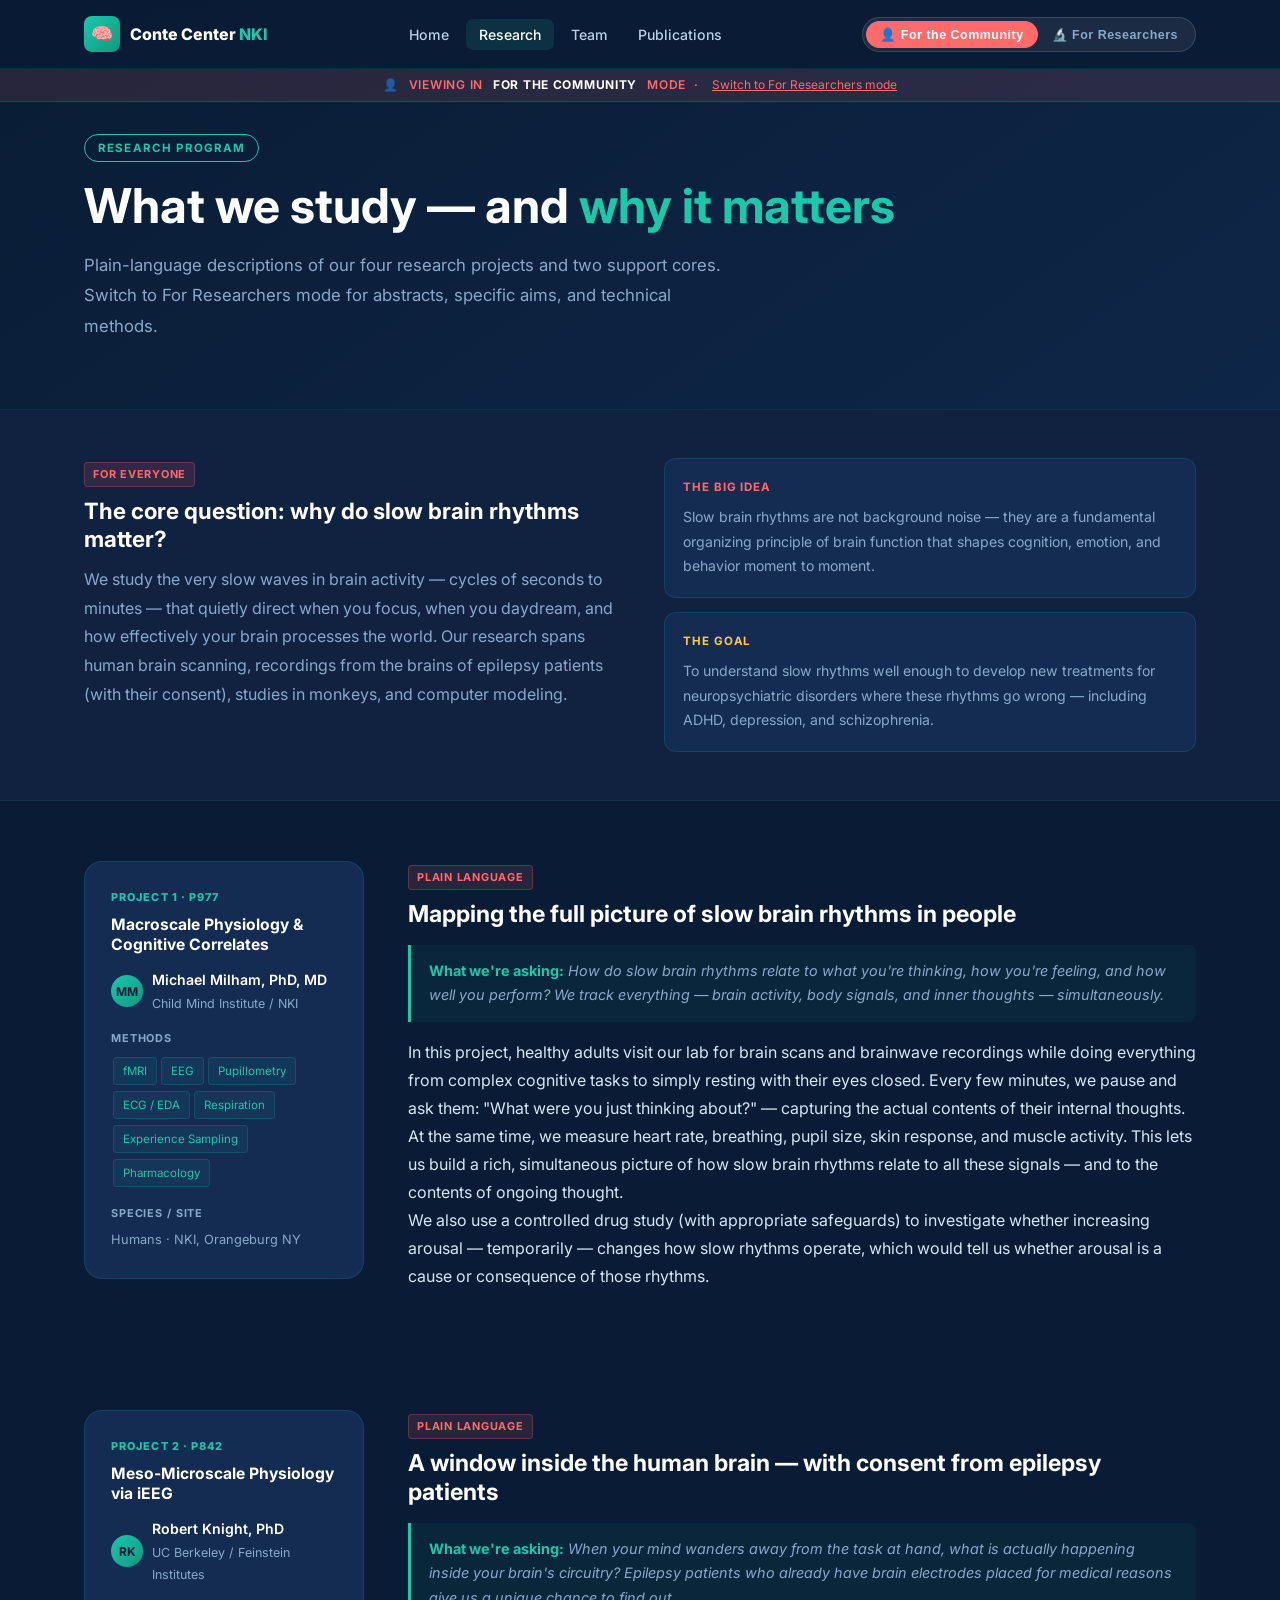
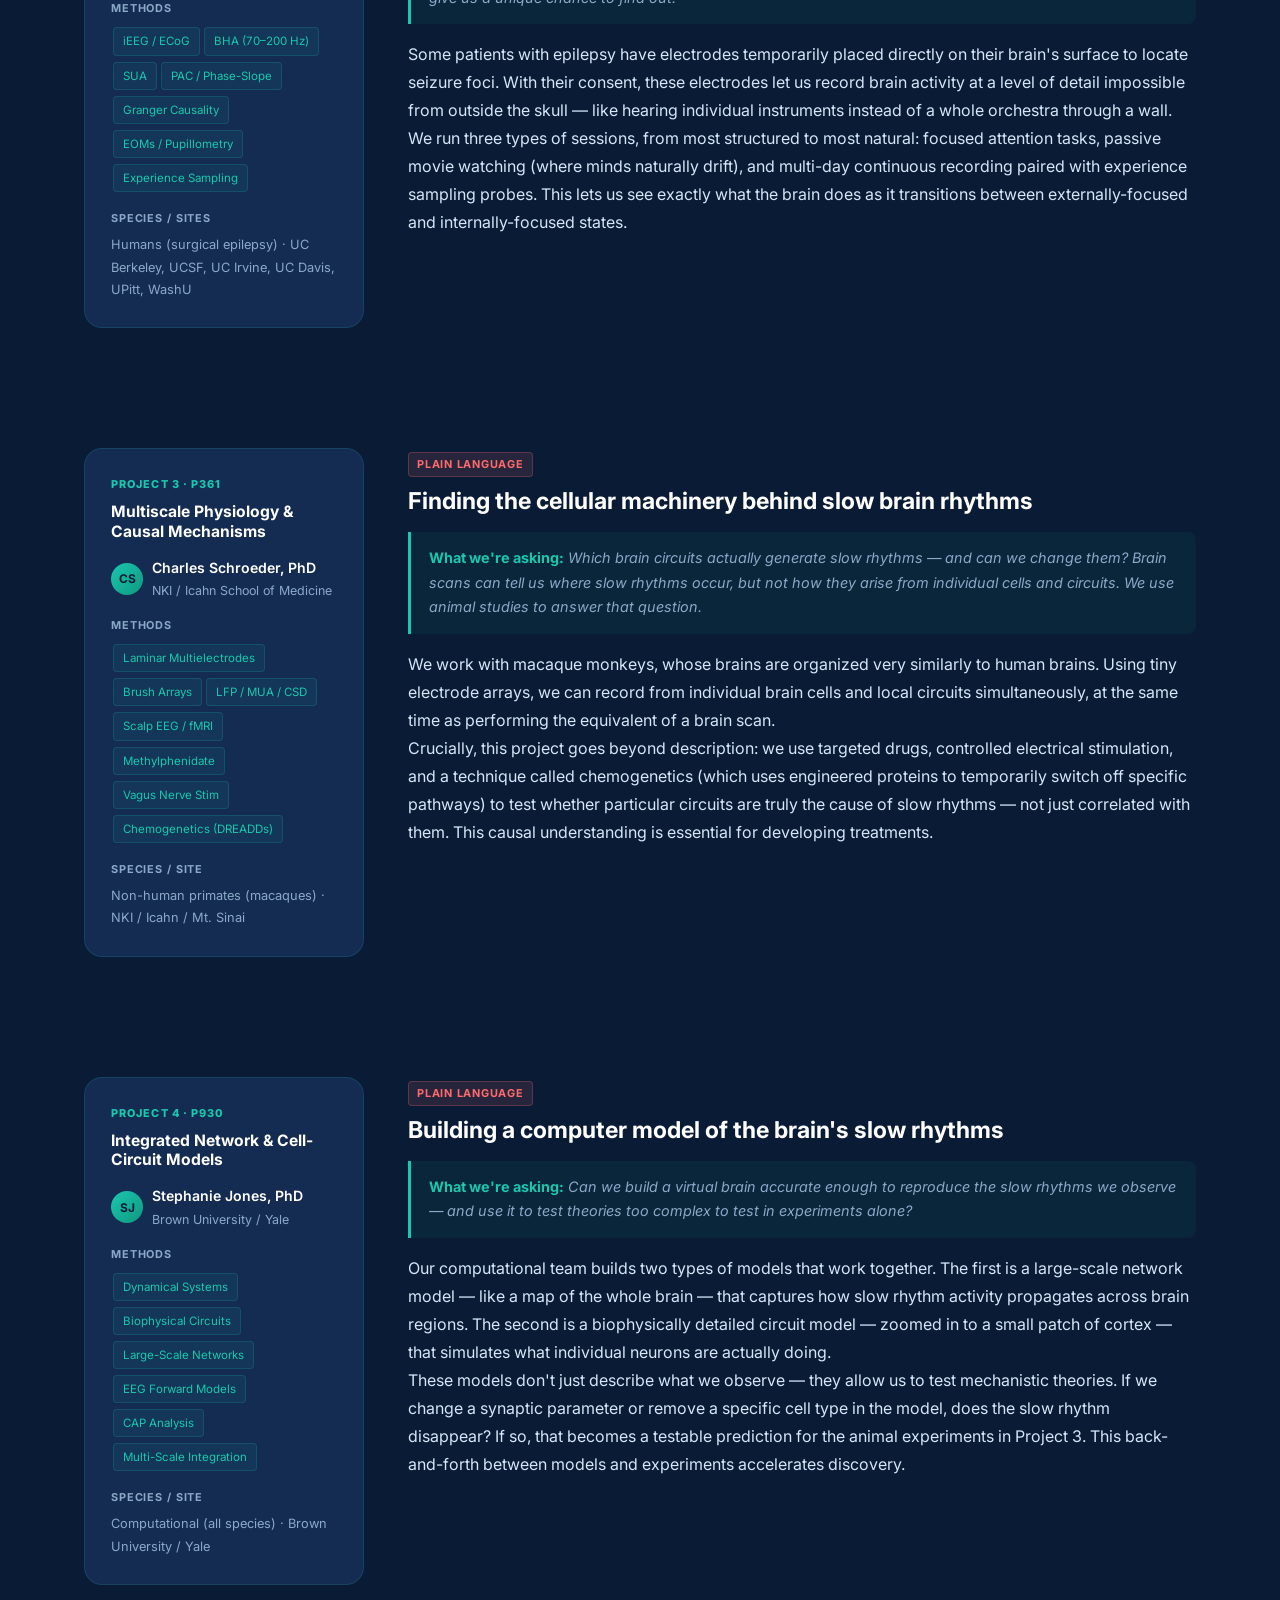
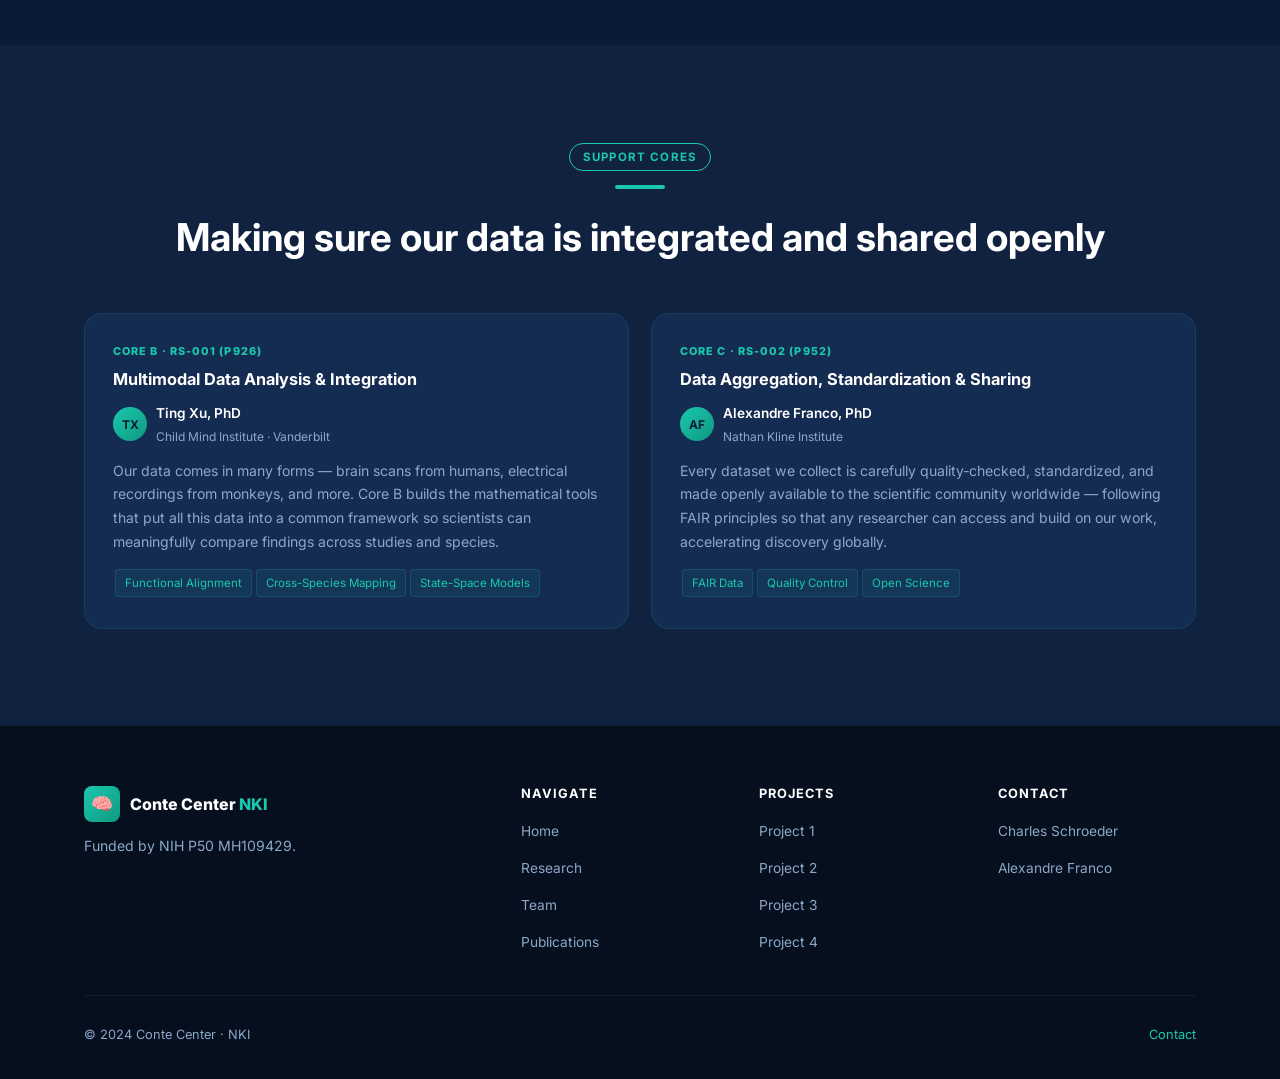
<file: research.html>
<!DOCTYPE html>
<html lang="en">
<head>
  <meta charset="UTF-8"/><meta name="viewport" content="width=device-width, initial-scale=1.0"/>
  <title>Research — Conte Center</title>
  <link rel="preconnect" href="https://fonts.googleapis.com"/><link rel="preconnect" href="https://fonts.gstatic.com" crossorigin/>
  <link href="https://fonts.googleapis.com/css2?family=Inter:wght@400;500;600;700;800&display=swap" rel="stylesheet"/>
  <link rel="stylesheet" href="css/style.css"/>
  <style>
    .proj-section { padding: 60px 0; border-bottom: 1px solid rgba(255,255,255,.05); }
    .proj-section:last-of-type { border-bottom: none; }
    .proj-layout { display: grid; grid-template-columns: 280px 1fr; gap: 44px; align-items: start; }
    .proj-sidebar { background: var(--navy-card); border: 1px solid rgba(26,200,174,.15); border-radius: var(--radius-lg); padding: 26px; position: sticky; top: 112px; }
    .proj-sidebar .proj-num { font-size: .68rem; font-weight: 800; letter-spacing: .1em; text-transform: uppercase; color: var(--teal); margin-bottom: 8px; }
    .proj-sidebar h3 { font-size: .98rem; margin-bottom: 14px; }
    .proj-sidebar .pi-row { display: flex; align-items: center; gap: 9px; margin-bottom: 10px; }
    .sidebar-label { font-size: .68rem; font-weight: 700; letter-spacing: .08em; text-transform: uppercase; color: var(--text-dim); margin: 14px 0 6px; }
    .proj-body h2 { font-size: 1.45rem; margin-bottom: 14px; }
    .proj-body > p { color: var(--text-dim); font-size: .93rem; line-height: 1.8; margin-bottom: 14px; }
    .highlight-box { background: rgba(26,200,174,.06); border-left: 3px solid var(--teal); border-radius: 0 8px 8px 0; padding: 14px 18px; margin: 16px 0; font-size: .9rem; color: var(--text-dim); font-style: italic; line-height: 1.7; }
    .highlight-box strong { color: var(--teal); font-style: normal; }
    @media (max-width: 860px) { .proj-layout { grid-template-columns: 1fr; } .proj-sidebar { position: static; } }
  </style>
</head>
<body>

<nav class="site-nav" id="siteNav">
  <div class="nav-inner">
    <a href="index.html" class="nav-logo"><div class="nav-logo-icon">🧠</div><div>Conte Center <span>NKI</span></div></a>
    <ul class="nav-links" id="navLinks">
      <li><a href="index.html">Home</a></li><li><a href="research.html">Research</a></li>
      <li><a href="team.html">Team</a></li><li><a href="publications.html">Publications</a></li>
    </ul>
    <div class="audience-toggle">
      <button class="toggle-btn pub" data-mode="public">👤 For the Community</button>
      <button class="toggle-btn sci" data-mode="scientist">🔬 For Researchers</button>
    </div>
    <div class="nav-toggle" id="navToggle"><span></span><span></span><span></span></div>
  </div>
</nav>
<div class="mode-banner" id="modeBanner"></div>

<div class="page-hero">
  <div class="container">
    <div class="tag">Research Program</div>
    <div class="pub-only"><h1>What we study — and <em style="font-style:normal;color:var(--teal)">why it matters</em></h1><p>Plain-language descriptions of our four research projects and two support cores. Switch to For Researchers mode for abstracts, specific aims, and technical methods.</p></div>
    <div class="sci-only"><h1>Research Projects &amp; <em style="font-style:normal;color:var(--teal)">Support Cores</em></h1><p>Full abstracts, specific aims, methods, and institutional details for all components of the Conte Center. Switch to Public mode for accessible summaries.</p></div>
  </div>
</div>

<!-- ── Overview strip ── -->
<div style="background:var(--navy-mid);padding:48px 0;border-bottom:1px solid rgba(26,200,174,.08);">
  <div class="container">
    <div class="pub-only fade-in" style="display:grid;grid-template-columns:1fr 1fr;gap:48px;align-items:start;">
      <div>
        <div class="mode-label pub">For Everyone</div>
        <h2 style="font-size:1.4rem;margin-bottom:12px;">The core question: why do slow brain rhythms matter?</h2>
        <p style="color:var(--text-dim);line-height:1.8;">We study the very slow waves in brain activity — cycles of seconds to minutes — that quietly direct when you focus, when you daydream, and how effectively your brain processes the world. Our research spans human brain scanning, recordings from the brains of epilepsy patients (with their consent), studies in monkeys, and computer modeling.</p>
      </div>
      <div style="display:flex;flex-direction:column;gap:14px;">
        <div style="background:var(--navy-card);border:1px solid rgba(26,200,174,.15);border-radius:12px;padding:18px;">
          <div style="font-size:.72rem;font-weight:700;color:var(--pub-accent);letter-spacing:.08em;margin-bottom:8px;">THE BIG IDEA</div>
          <p style="font-size:.88rem;color:var(--text-dim);line-height:1.75;">Slow brain rhythms are not background noise — they are a fundamental organizing principle of brain function that shapes cognition, emotion, and behavior moment to moment.</p>
        </div>
        <div style="background:var(--navy-card);border:1px solid rgba(26,200,174,.15);border-radius:12px;padding:18px;">
          <div style="font-size:.72rem;font-weight:700;color:var(--amber);letter-spacing:.08em;margin-bottom:8px;">THE GOAL</div>
          <p style="font-size:.88rem;color:var(--text-dim);line-height:1.75;">To understand slow rhythms well enough to develop new treatments for neuropsychiatric disorders where these rhythms go wrong — including ADHD, depression, and schizophrenia.</p>
        </div>
      </div>
    </div>
    <div class="sci-only fade-in" style="display:grid;grid-template-columns:1fr 1fr 1fr;gap:18px;">
      <div class="hyp-box"><div class="hyp-label">Overarching Hypothesis</div><p>Slow fluctuations of neural activity &lt;1 Hz (down to ≥0.01 Hz) are critical determinants of affect, cognition, and behavior.</p></div>
      <div class="hyp-box"><div class="hyp-label">Linking Hypothesis 1</div><p>Local slow neural fluctuations link to large-scale SBNFs that significantly impact attention, RT, and autonomic measures (HRV, pupil).</p></div>
      <div class="hyp-box"><div class="hyp-label">Linking Hypothesis 2</div><p>Hierarchical PAC — the phase of low-frequency activity controlling amplitude of higher frequencies — integrates brain function across timescales.</p></div>
    </div>
  </div>
</div>

<!-- ── PROJECT 1 ── -->
<div id="project1"><div class="proj-section">
  <div class="container"><div class="proj-layout fade-in">
    <div class="proj-sidebar">
      <div class="proj-num">Project 1 · P977</div>
      <h3>Macroscale Physiology &amp; Cognitive Correlates</h3>
      <div class="pi-row"><div class="proj-avatar">MM</div><div><div class="proj-name" style="font-size:.88rem;font-weight:600;color:var(--white);">Michael Milham, PhD, MD</div><div class="proj-org" style="font-size:.78rem;color:var(--text-dim);">Child Mind Institute / NKI</div></div></div>
      <div class="sidebar-label">Methods</div>
      <div><span class="method-chip">fMRI</span><span class="method-chip">EEG</span><span class="method-chip">Pupillometry</span><span class="method-chip">ECG / EDA</span><span class="method-chip">Respiration</span><span class="method-chip">Experience Sampling</span><span class="method-chip">Pharmacology</span></div>
      <div class="sidebar-label">Species / Site</div>
      <p style="font-size:.8rem;color:var(--text-dim);">Humans · NKI, Orangeburg NY</p>
    </div>
    <div class="proj-body">
      <div class="pub-only">
        <div class="mode-label pub">Plain language</div>
        <h2>Mapping the full picture of slow brain rhythms in people</h2>
        <div class="highlight-box"><strong>What we're asking:</strong> How do slow brain rhythms relate to what you're thinking, how you're feeling, and how well you perform? We track everything — brain activity, body signals, and inner thoughts — simultaneously.</div>
        <p>In this project, healthy adults visit our lab for brain scans and brainwave recordings while doing everything from complex cognitive tasks to simply resting with their eyes closed. Every few minutes, we pause and ask them: "What were you just thinking about?" — capturing the actual contents of their internal thoughts.</p>
        <p>At the same time, we measure heart rate, breathing, pupil size, skin response, and muscle activity. This lets us build a rich, simultaneous picture of how slow brain rhythms relate to all these signals — and to the contents of ongoing thought.</p>
        <p>We also use a controlled drug study (with appropriate safeguards) to investigate whether increasing arousal — temporarily — changes how slow rhythms operate, which would tell us whether arousal is a cause or consequence of those rhythms.</p>
      </div>
      <div class="sci-only">
        <div class="mode-label sci">Scientific abstract</div>
        <h2>Macroscale physiology and functional correlates of slow network fluctuations</h2>
        <div class="highlight-box"><strong>Overarching goal:</strong> Broadly characterize the relationship of slow fluctuations across multiple simultaneous measures of brain activity, physiology, behavior, and cognition to understand their role in orchestrating externally vs. internally directed attention.</div>
        <p>Slow fluctuations in behavioral, cognitive, and neural states are an omnipresent feature of the brain across species and are aberrant in multiple disorders of the nervous system. SBNFs critically organize behavior across extended timescales: as drifts in arousal over minutes, as well as the ability to switch between attending externally versus turning internally to plan future actions and dwell on recent experiences.</p>
        <p>This project performs a deep characterization of SBNFs by collecting extensive multimodal neural and physiological recordings (simultaneous fMRI, EEG, EDA, pupillometry, respiration, ECG, EMG) in healthy human participants across tasks ranging from unstructured rest to highly structured attention-demanding paradigms. Experience sampling assesses the contents of ongoing cognition throughout.</p>
        <h3 style="margin-top:20px;margin-bottom:10px;font-size:1rem;">Specific Aims</h3>
        <ul class="aims-list">
          <li><span class="aim-tag">Aim 1</span> Deep characterization of SBNFs through simultaneous multimodal neural and physiological recordings across an extended array of tasks, mapping slow fluctuations to externally-oriented task performance and the contents of internal cognition.</li>
          <li><span class="aim-tag">Aim 2a</span> Directly assess contributions of SBNFs to internally-oriented cognition (learning, goal planning tasks) and measure neural/behavioral markers of continued internal processing and trade-offs between internally- vs. externally-oriented modes.</li>
          <li><span class="aim-tag">Aim 2b</span> Assess causal contributions of cognitive control and arousal to SBNFs, using task demands and double-blind pharmacological manipulation (methylphenidate) to dissociate their distinct contributions.</li>
        </ul>
      </div>
    </div>
  </div></div>
</div></div>

<!-- ── PROJECT 2 ── -->
<div id="project2"><div class="proj-section" style="background:rgba(10,28,53,.4);">
  <div class="container"><div class="proj-layout fade-in">
    <div class="proj-sidebar">
      <div class="proj-num">Project 2 · P842</div>
      <h3>Meso-Microscale Physiology via iEEG</h3>
      <div class="pi-row"><div class="proj-avatar">RK</div><div><div class="proj-name" style="font-size:.88rem;font-weight:600;color:var(--white);">Robert Knight, PhD</div><div class="proj-org" style="font-size:.78rem;color:var(--text-dim);">UC Berkeley / Feinstein Institutes</div></div></div>
      <div class="sidebar-label">Methods</div>
      <div><span class="method-chip">iEEG / ECoG</span><span class="method-chip">BHA (70–200 Hz)</span><span class="method-chip">SUA</span><span class="method-chip">PAC / Phase-Slope</span><span class="method-chip">Granger Causality</span><span class="method-chip">EOMs / Pupillometry</span><span class="method-chip">Experience Sampling</span></div>
      <div class="sidebar-label">Species / Sites</div>
      <p style="font-size:.8rem;color:var(--text-dim);">Humans (surgical epilepsy) · UC Berkeley, UCSF, UC Irvine, UC Davis, UPitt, WashU</p>
    </div>
    <div class="proj-body">
      <div class="pub-only">
        <div class="mode-label pub">Plain language</div>
        <h2>A window inside the human brain — with consent from epilepsy patients</h2>
        <div class="highlight-box"><strong>What we're asking:</strong> When your mind wanders away from the task at hand, what is actually happening inside your brain's circuitry? Epilepsy patients who already have brain electrodes placed for medical reasons give us a unique chance to find out.</div>
        <p>Some patients with epilepsy have electrodes temporarily placed directly on their brain's surface to locate seizure foci. With their consent, these electrodes let us record brain activity at a level of detail impossible from outside the skull — like hearing individual instruments instead of a whole orchestra through a wall.</p>
        <p>We run three types of sessions, from most structured to most natural: focused attention tasks, passive movie watching (where minds naturally drift), and multi-day continuous recording paired with experience sampling probes. This lets us see exactly what the brain does as it transitions between externally-focused and internally-focused states.</p>
      </div>
      <div class="sci-only">
        <div class="mode-label sci">Scientific abstract</div>
        <h2>Meso-microscale physiology and dynamics of slow network fluctuations</h2>
        <div class="highlight-box"><strong>Core approach:</strong> Use iEEG to address the role of SBNFs and local cortical activation in neural circuits supporting external attention and attention to internal thoughts — focusing on DMN and FPCN interactions across three experimental conditions of increasing naturalism.</div>
        <p>Neural networks orchestrate behavior across multiple timescales and are disordered in numerous developmental, neurological, and psychiatric disorders. This project uses intracranial EEG to examine differential interactions between the default mode network (DMN) and the fronto-parietal attention networks (FPCN) supporting externally vs. internally directed attention. Local neural activation is measured with broadband high-frequency activity (BHA; 70–200 Hz) and single-unit activity (SUA). Inter-areal network interactions are assessed using phase slope index, single-trial HFA onsets, Granger causality, directional PAC, representational similarity analysis, and mutual information.</p>
        <h3 style="margin-top:20px;margin-bottom:10px;font-size:1rem;">Specific Aims</h3>
        <ul class="aims-list">
          <li><span class="aim-tag">Aim 1</span> Structured tasks with attention switching between external and internal states — focus on anterior insula and posterior cingulate in network switching; intermodal auditory-visual paradigm probes attention and lapses.</li>
          <li><span class="aim-tag">Aim 2</span> Naturalistic movie-viewing paradigm — more ecological conditions entailing passive viewing with EOMs, alpha oscillations, BHA, and pupillometry indexing drifts from active attention to internal thought. Post-movie recognition tests confirm attention lapses.</li>
          <li><span class="aim-tag">Aim 3</span> Multi-day experience sampling coupled with continuous iEEG recording — subjects queried about their internal mental state (on-task, off-task, mind-wandering) classified as freely moving thoughts, deliberately constrained thoughts, or automatically constrained thoughts.</li>
        </ul>
      </div>
    </div>
  </div></div>
</div></div>

<!-- ── PROJECT 3 ── -->
<div id="project3"><div class="proj-section">
  <div class="container"><div class="proj-layout fade-in">
    <div class="proj-sidebar">
      <div class="proj-num">Project 3 · P361</div>
      <h3>Multiscale Physiology &amp; Causal Mechanisms</h3>
      <div class="pi-row"><div class="proj-avatar">CS</div><div><div class="proj-name" style="font-size:.88rem;font-weight:600;color:var(--white);">Charles Schroeder, PhD</div><div class="proj-org" style="font-size:.78rem;color:var(--text-dim);">NKI / Icahn School of Medicine</div></div></div>
      <div class="sidebar-label">Methods</div>
      <div><span class="method-chip">Laminar Multielectrodes</span><span class="method-chip">Brush Arrays</span><span class="method-chip">LFP / MUA / CSD</span><span class="method-chip">Scalp EEG / fMRI</span><span class="method-chip">Methylphenidate</span><span class="method-chip">Vagus Nerve Stim</span><span class="method-chip">Chemogenetics (DREADDs)</span></div>
      <div class="sidebar-label">Species / Site</div>
      <p style="font-size:.8rem;color:var(--text-dim);">Non-human primates (macaques) · NKI / Icahn / Mt. Sinai</p>
    </div>
    <div class="proj-body">
      <div class="pub-only">
        <div class="mode-label pub">Plain language</div>
        <h2>Finding the cellular machinery behind slow brain rhythms</h2>
        <div class="highlight-box"><strong>What we're asking:</strong> Which brain circuits actually <em>generate</em> slow rhythms — and can we change them? Brain scans can tell us where slow rhythms occur, but not how they arise from individual cells and circuits. We use animal studies to answer that question.</div>
        <p>We work with macaque monkeys, whose brains are organized very similarly to human brains. Using tiny electrode arrays, we can record from individual brain cells and local circuits simultaneously, at the same time as performing the equivalent of a brain scan.</p>
        <p>Crucially, this project goes beyond description: we use targeted drugs, controlled electrical stimulation, and a technique called chemogenetics (which uses engineered proteins to temporarily switch off specific pathways) to test whether particular circuits are truly the cause of slow rhythms — not just correlated with them. This causal understanding is essential for developing treatments.</p>
      </div>
      <div class="sci-only">
        <div class="mode-label sci">Scientific abstract</div>
        <h2>Multiscale physiology and causal mechanisms of slow network fluctuations</h2>
        <div class="highlight-box"><strong>Core goal:</strong> Advance the physiological interpretation of macroscale findings using meso- and microscale measures in humans and NHPs — defining SBNFs across distributed brain areas and identifying the cellular and circuit mechanisms that generate and modulate them.</div>
        <p>NHP work provides simultaneous scalp EEG/fMRI, behavioral-cognitive, and autonomic data under three common tasks and conditions: intermodal attention, movie watching, and rest. Brush and laminar array recordings define microscopic cell circuits and physiological processes (Aim 1). A second aim identifies processes and structures triggering and modulating SBNF dynamics via pharmacology and neuromodulation (Aim 2).</p>
        <h3 style="margin-top:20px;margin-bottom:10px;font-size:1rem;">Specific Aims</h3>
        <ul class="aims-list">
          <li><span class="aim-tag">Aim 1</span> Link macroscale measures of P1 meso- and microscale physiology of SBNFs — defining SBNFs across distributed brain areas including the interoceptive system (AIC) and thalamocortical auditory system, testing hypotheses about opposing unit/LFP activation levels in task-positive vs. task-negative networks.</li>
          <li><span class="aim-tag">Aim 2</span> Define processes and structures triggering/modulating SBNFs: (a) pharmacologically increase arousal via methylphenidate as direct link to P1; (b) vagus nerve stimulation (impacts cholinergic/dopaminergic systems and interoceptive network); (c) reversible chemogenetic (DREADD) inactivation of AIC projections to ACC and nucleus basalis to test causal roles of these pathways.</li>
        </ul>
      </div>
    </div>
  </div></div>
</div></div>

<!-- ── PROJECT 4 ── -->
<div id="project4"><div class="proj-section" style="background:rgba(10,28,53,.4);">
  <div class="container"><div class="proj-layout fade-in">
    <div class="proj-sidebar">
      <div class="proj-num">Project 4 · P930</div>
      <h3>Integrated Network &amp; Cell-Circuit Models</h3>
      <div class="pi-row"><div class="proj-avatar">SJ</div><div><div class="proj-name" style="font-size:.88rem;font-weight:600;color:var(--white);">Stephanie Jones, PhD</div><div class="proj-org" style="font-size:.78rem;color:var(--text-dim);">Brown University / Yale</div></div></div>
      <div class="sidebar-label">Methods</div>
      <div><span class="method-chip">Dynamical Systems</span><span class="method-chip">Biophysical Circuits</span><span class="method-chip">Large-Scale Networks</span><span class="method-chip">EEG Forward Models</span><span class="method-chip">CAP Analysis</span><span class="method-chip">Multi-Scale Integration</span></div>
      <div class="sidebar-label">Species / Site</div>
      <p style="font-size:.8rem;color:var(--text-dim);">Computational (all species) · Brown University / Yale</p>
    </div>
    <div class="proj-body">
      <div class="pub-only">
        <div class="mode-label pub">Plain language</div>
        <h2>Building a computer model of the brain's slow rhythms</h2>
        <div class="highlight-box"><strong>What we're asking:</strong> Can we build a virtual brain accurate enough to reproduce the slow rhythms we observe — and use it to test theories too complex to test in experiments alone?</div>
        <p>Our computational team builds two types of models that work together. The first is a large-scale network model — like a map of the whole brain — that captures how slow rhythm activity propagates across brain regions. The second is a biophysically detailed circuit model — zoomed in to a small patch of cortex — that simulates what individual neurons are actually doing.</p>
        <p>These models don't just describe what we observe — they allow us to test mechanistic theories. If we change a synaptic parameter or remove a specific cell type in the model, does the slow rhythm disappear? If so, that becomes a testable prediction for the animal experiments in Project 3. This back-and-forth between models and experiments accelerates discovery.</p>
      </div>
      <div class="sci-only">
        <div class="mode-label sci">Scientific abstract</div>
        <h2>Integrated brain network and cell-circuit models of slow network fluctuations</h2>
        <div class="highlight-box"><strong>Core goal:</strong> Develop iterative interactions between modeling and empirical studies to integrate knowledge across data scales — synthesizing multi-modal recordings from Projects 1–3 into multi-scale mechanistic computational models of cortical dynamics and SBNFs.</div>
        <p>Project 4 develops novel computational models of neural circuit dynamics and applies them to fit features of multi-modal neural recordings in Projects 1–3. Models are used to test hypotheses and gain insight into dynamical and biophysical mechanisms underlying SBNFs and their impact on local circuit processing of sensory information.</p>
        <h3 style="margin-top:20px;margin-bottom:10px;font-size:1rem;">Specific Aims</h3>
        <ul class="aims-list">
          <li><span class="aim-tag">Aim 1</span> Fit a dynamical systems model to capture spectral state dynamics in cortical regions as measured by LFP, EEG, iEEG. Test hypothesis that slow (~0.1–1 Hz) fluctuations in spectral state can be captured through bistability — transitions induced by noise and adaptation. Large-scale network model simulates brain-wide phenomena (fMRI functional connectivity, CAP states).</li>
          <li><span class="aim-tag">Aim 2</span> Develop biophysically detailed models of neocortical circuits with laminar resolution — designed to bring macroscale human iEEG/EEG to microscale phenomena (cell spiking, LFP/CSD). Test how cell type-specific properties and thalamocortical connectivity must be combined to replicate multiscale dynamics. Systematically explore PAC mechanisms underlying SBNFs.</li>
          <li><span class="aim-tag">Aim 3 (Exploratory)</span> Develop a multi-scale model embedding biophysically detailed microcircuit models from Aim 2 as distinct nodes in a large-scale network in which other nodes are simulated as phenomenological dynamical systems from Aim 1.</li>
        </ul>
      </div>
    </div>
  </div></div>
</div></div>

<!-- ── SUPPORT CORES ── -->
<section class="section" style="background:var(--navy-mid);" id="cores">
  <div class="container">
    <div class="section-header center fade-in">
      <div class="tag">Support Cores</div>
      <div class="divider divider-center"></div>
      <div class="pub-only"><h2>Making sure our data is integrated and shared openly</h2></div>
      <div class="sci-only"><h2>Research Support Cores B &amp; C</h2></div>
    </div>
    <div style="display:grid;grid-template-columns:1fr 1fr;gap:22px;">
      <div class="card fade-in">
        <div style="font-size:.68rem;font-weight:800;color:var(--teal);letter-spacing:.1em;margin-bottom:8px;">CORE B · RS-001 (P926)</div>
        <h3>Multimodal Data Analysis &amp; Integration</h3>
        <div style="display:flex;align-items:center;gap:9px;margin:12px 0;"><div class="proj-avatar" style="width:34px;height:34px;font-size:.75rem;">TX</div><div><div class="proj-name" style="font-size:.85rem;font-weight:600;color:var(--white);">Ting Xu, PhD</div><div class="proj-org" style="font-size:.75rem;color:var(--text-dim);">Child Mind Institute · Vanderbilt</div></div></div>
        <div class="pub-only"><p style="font-size:.88rem;color:var(--text-dim);line-height:1.7;">Our data comes in many forms — brain scans from humans, electrical recordings from monkeys, and more. Core B builds the mathematical tools that put all this data into a common framework so scientists can meaningfully compare findings across studies and species.</p></div>
        <div class="sci-only"><p style="font-size:.86rem;color:var(--text-dim);line-height:1.7;">Develops multimodal alignment frameworks establishing a common space for analysis across modalities, individuals, and species (Projects 1–3). Aims: (1) functional alignment framework for cross-modal comparison; (2) refine cross-species alignment using functional data from P1–2 and macaque data from P3; (3) state-space framework for decomposing brain dynamics into spatiotemporal states from joint EEG, fMRI, and physiological signals.</p></div>
        <div style="margin-top:12px;"><span class="method-chip">Functional Alignment</span><span class="method-chip">Cross-Species Mapping</span><span class="method-chip">State-Space Models</span></div>
      </div>
      <div class="card fade-in">
        <div style="font-size:.68rem;font-weight:800;color:var(--teal);letter-spacing:.1em;margin-bottom:8px;">CORE C · RS-002 (P952)</div>
        <h3>Data Aggregation, Standardization &amp; Sharing</h3>
        <div style="display:flex;align-items:center;gap:9px;margin:12px 0;"><div class="proj-avatar" style="width:34px;height:34px;font-size:.75rem;">AF</div><div><div class="proj-name" style="font-size:.85rem;font-weight:600;color:var(--white);">Alexandre Franco, PhD</div><div class="proj-org" style="font-size:.75rem;color:var(--text-dim);">Nathan Kline Institute</div></div></div>
        <div class="pub-only"><p style="font-size:.88rem;color:var(--text-dim);line-height:1.7;">Every dataset we collect is carefully quality-checked, standardized, and made openly available to the scientific community worldwide — following FAIR principles so that any researcher can access and build on our work, accelerating discovery globally.</p></div>
        <div class="sci-only"><p style="font-size:.86rem;color:var(--text-dim);line-height:1.7;">DASS-C is the component through which overall management and sharing of experimental and processed data is conducted. Follows FAIR (Findable, Accessible, Interoperable, Reusable) principles. Four aims: (1) guide and support community data standards development; (2) provide data management platform for aggregation and sharing; (3) perform QC and minimal preprocessing; (4) facilitate dataset dissemination and reproducibility of analyses.</p></div>
        <div style="margin-top:12px;"><span class="method-chip">FAIR Data</span><span class="method-chip">Quality Control</span><span class="method-chip">Open Science</span></div>
      </div>
    </div>
  </div>
</section>

<footer class="site-footer">
  <div class="container">
    <div class="footer-grid">
      <div class="footer-brand"><div class="nav-logo" style="margin-bottom:0;"><div class="nav-logo-icon">🧠</div><div>Conte Center <span style="color:var(--teal)">NKI</span></div></div><p>Funded by NIH P50 MH109429.</p></div>
      <div class="footer-col"><h4>Navigate</h4><ul><li><a href="index.html">Home</a></li><li><a href="research.html">Research</a></li><li><a href="team.html">Team</a></li><li><a href="publications.html">Publications</a></li></ul></div>
      <div class="footer-col"><h4>Projects</h4><ul><li><a href="#project1">Project 1</a></li><li><a href="#project2">Project 2</a></li><li><a href="#project3">Project 3</a></li><li><a href="#project4">Project 4</a></li></ul></div>
      <div class="footer-col"><h4>Contact</h4><ul><li><a href="mailto:charles.schroeder@nki.rfmh.org">Charles Schroeder</a></li><li><a href="mailto:Alexandre.Franco@nki.rfmh.org">Alexandre Franco</a></li></ul></div>
    </div>
    <div class="footer-bottom"><span>© 2024 Conte Center · NKI</span><a href="mailto:charles.schroeder@nki.rfmh.org">Contact</a></div>
  </div>
</footer>
<script src="js/main.js"></script>
</body>
</html>
</file>
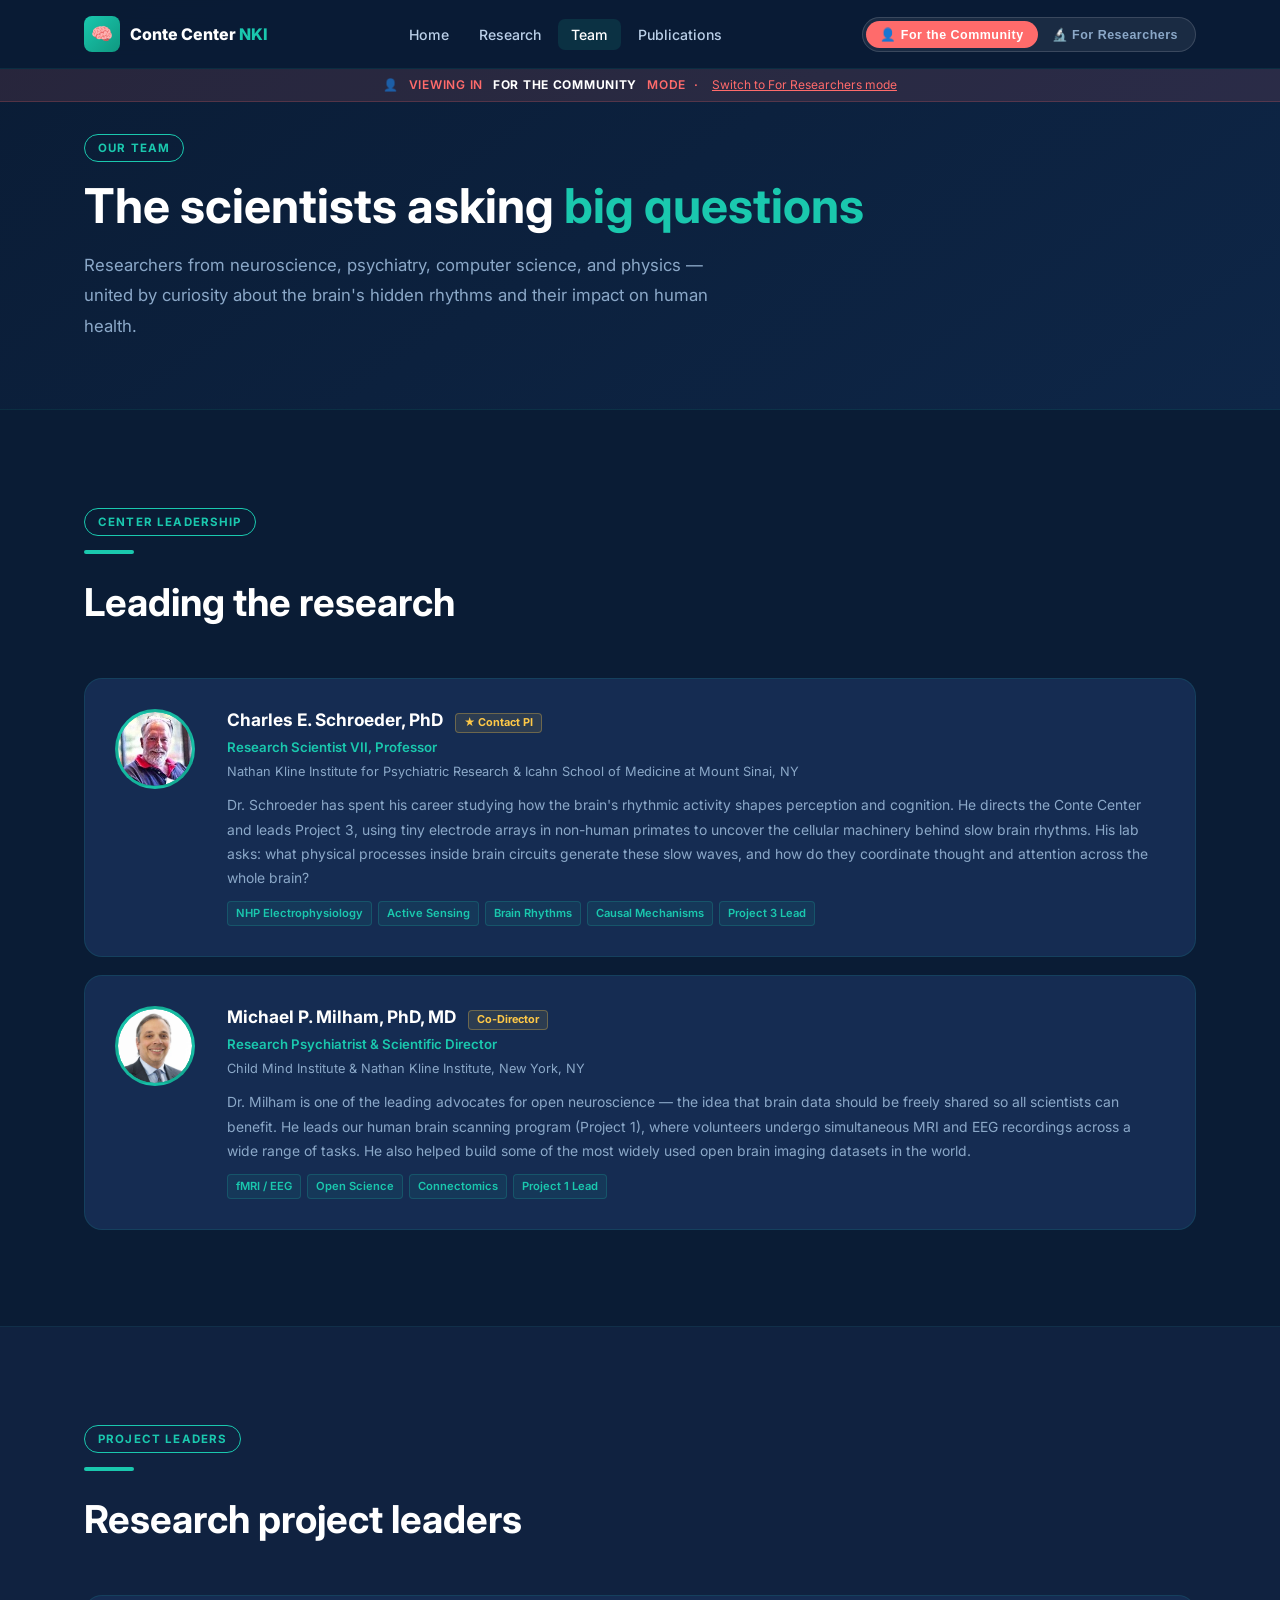
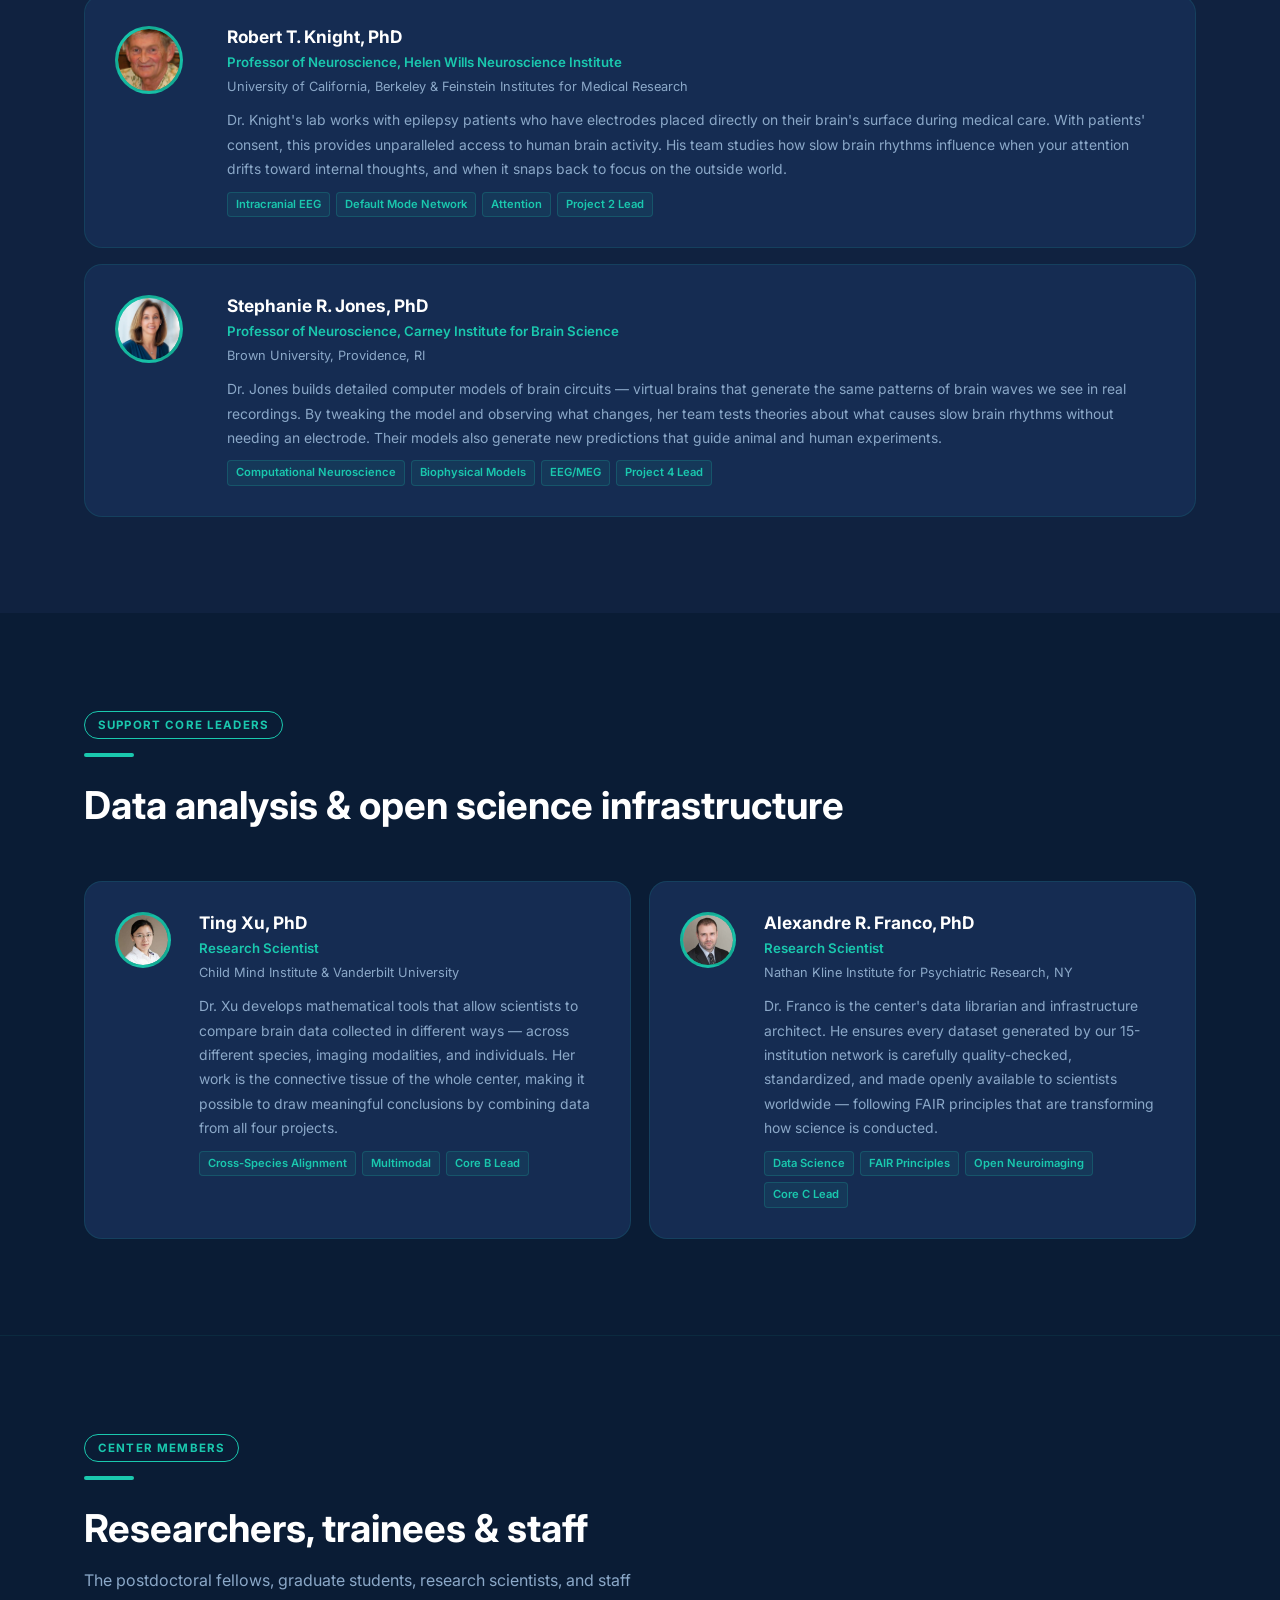
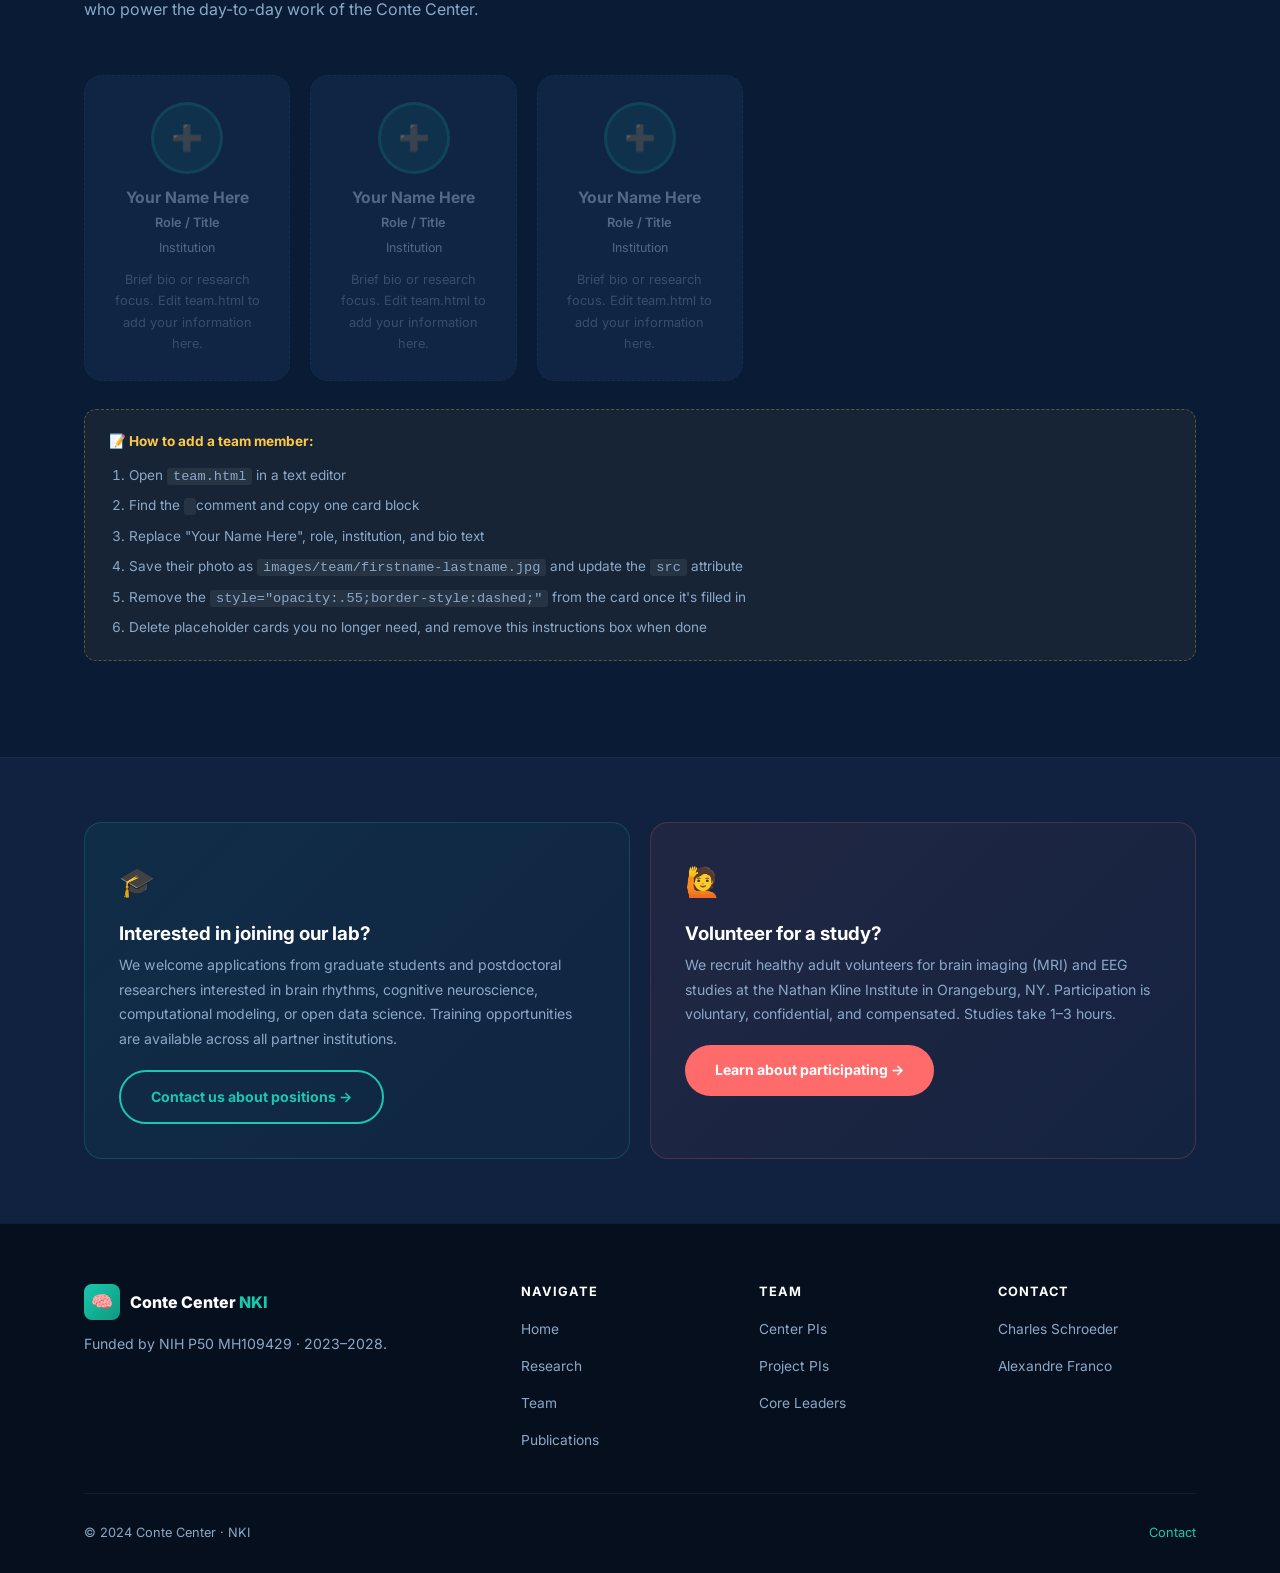
<file: team.html>
<!DOCTYPE html>
<html lang="en">
<head>
  <meta charset="UTF-8"/><meta name="viewport" content="width=device-width, initial-scale=1.0"/>
  <title>Team — Conte Center</title>
  <link rel="preconnect" href="https://fonts.googleapis.com"/><link rel="preconnect" href="https://fonts.gstatic.com" crossorigin/>
  <link href="https://fonts.googleapis.com/css2?family=Inter:wght@400;500;600;700;800&display=swap" rel="stylesheet"/>
  <link rel="stylesheet" href="css/style.css"/>
  <style>
    .pi-card { background: var(--navy-card); border: 1px solid rgba(26,200,174,.13); border-radius: var(--radius-lg); padding: 30px; display: grid; grid-template-columns: 88px 1fr; gap: 24px; align-items: start; transition: all var(--transition); }
    .pi-card:hover { border-color: rgba(26,200,174,.32); transform: translateY(-3px); }
    .pi-avatar-lg { width: 80px; height: 80px; border-radius: 50%; background: linear-gradient(135deg, var(--teal), var(--teal-dark)); display: flex; align-items: center; justify-content: center; font-size: 1.7rem; font-weight: 800; color: var(--navy); border: 3px solid rgba(26,200,174,.3); }
    .pi-card h3 { font-size: 1.08rem; margin-bottom: 3px; }
    .pi-title  { font-size: .83rem; color: var(--teal); font-weight: 600; margin-bottom: 2px; }
    .pi-org    { font-size: .8rem; color: var(--text-dim); margin-bottom: 10px; }
    .pi-card p { font-size: .87rem; color: var(--text-dim); line-height: 1.75; }
    .pi-tags   { display: flex; flex-wrap: wrap; gap: 6px; margin-top: 10px; }
    .pi-tag    { font-size: .7rem; font-weight: 600; background: rgba(26,200,174,.08); border: 1px solid rgba(26,200,174,.2); color: var(--teal); border-radius: 4px; padding: 2px 8px; }
    .lead-chip { display: inline-flex; align-items: center; gap: 4px; background: rgba(255,201,71,.1); border: 1px solid rgba(255,201,71,.3); color: var(--amber); border-radius: 4px; padding: 2px 8px; font-size: .68rem; font-weight: 700; margin-left: 8px; }
    @media (max-width: 560px) { .pi-card { grid-template-columns: 1fr; } }
  </style>
</head>
<body>
<nav class="site-nav" id="siteNav">
  <div class="nav-inner">
    <a href="index.html" class="nav-logo"><div class="nav-logo-icon">🧠</div><div>Conte Center <span>NKI</span></div></a>
    <ul class="nav-links" id="navLinks">
      <li><a href="index.html">Home</a></li><li><a href="research.html">Research</a></li>
      <li><a href="team.html">Team</a></li><li><a href="publications.html">Publications</a></li>
    </ul>
    <div class="audience-toggle">
      <button class="toggle-btn pub" data-mode="public">👤 For the Community</button>
      <button class="toggle-btn sci" data-mode="scientist">🔬 For Researchers</button>
    </div>
    <div class="nav-toggle" id="navToggle"><span></span><span></span><span></span></div>
  </div>
</nav>
<div class="mode-banner" id="modeBanner"></div>

<div class="page-hero">
  <div class="container">
    <div class="tag">Our Team</div>
    <div class="pub-only"><h1>The scientists asking <em style="font-style:normal;color:var(--teal)">big questions</em></h1><p>Researchers from neuroscience, psychiatry, computer science, and physics — united by curiosity about the brain's hidden rhythms and their impact on human health.</p></div>
    <div class="sci-only"><h1>Center Investigators &amp; <em style="font-style:normal;color:var(--teal)">Key Personnel</em></h1><p>Multi-PI leadership team, project leads, support core directors, and co-investigators across 15 partner institutions.</p></div>
  </div>
</div>

<!-- ── Center Leadership ── -->
<section class="section">
  <div class="container">
    <div class="section-header fade-in">
      <div class="tag">Center Leadership</div><div class="divider"></div>
      <div class="pub-only"><h2>Leading the research</h2></div>
      <div class="sci-only"><h2>Contact PI &amp; Co-Director</h2></div>
    </div>
    <div style="display:flex;flex-direction:column;gap:18px;">
      <div class="pi-card fade-in">
        <div class="pi-avatar-lg">
          <img src="images/team/schroeder.jpg" alt="Charles Schroeder"
               onerror="this.style.display='none';this.parentElement.innerHTML='CS';">
        </div>
        <div>
          <h3>Charles E. Schroeder, PhD <span class="lead-chip">★ Contact PI</span></h3>
          <div class="pi-title">Research Scientist VII, Professor</div>
          <div class="pi-org">Nathan Kline Institute for Psychiatric Research &amp; Icahn School of Medicine at Mount Sinai, NY</div>
          <div class="pub-only"><p>Dr. Schroeder has spent his career studying how the brain's rhythmic activity shapes perception and cognition. He directs the Conte Center and leads Project 3, using tiny electrode arrays in non-human primates to uncover the cellular machinery behind slow brain rhythms. His lab asks: what physical processes inside brain circuits generate these slow waves, and how do they coordinate thought and attention across the whole brain?</p></div>
          <div class="sci-only"><p>Systems neuroscientist specializing in laminar electrophysiology in awake NHPs, active sensing, oscillatory dynamics, and multiscale physiology of brain network fluctuations. Directs the Translational Neuroscience Lab Division at NKI. Contact PI for the Conte Center; leads Project 3 (NHP multiscale physiology and causal mechanisms) and Core A (administrative/technical support). Co-PI on BRAIN R01 (MH111439) with Milham. PhD, Psychology, 1984, UNC Greensboro.</p></div>
          <div class="pi-tags"><span class="pi-tag">NHP Electrophysiology</span><span class="pi-tag">Active Sensing</span><span class="pi-tag">Brain Rhythms</span><span class="pi-tag">Causal Mechanisms</span><span class="pi-tag">Project 3 Lead</span></div>
        </div>
      </div>
      <div class="pi-card fade-in">
        <div class="pi-avatar-lg">
          <img src="images/team/milham.jpg" alt="Michael Milham"
               onerror="this.style.display='none';this.parentElement.innerHTML='MM';">
        </div>
        <div>
          <h3>Michael P. Milham, PhD, MD <span class="lead-chip">Co-Director</span></h3>
          <div class="pi-title">
            <span class="pub-only">Research Psychiatrist &amp; Scientific Director</span>
            <span class="sci-only">Vice President of Research; Director, Center for Developing Brain; Director, C-BIN at NKI</span>
          </div>
          <div class="pi-org">Child Mind Institute &amp; Nathan Kline Institute, New York, NY</div>
          <div class="pub-only"><p>Dr. Milham is one of the leading advocates for open neuroscience — the idea that brain data should be freely shared so all scientists can benefit. He leads our human brain scanning program (Project 1), where volunteers undergo simultaneous MRI and EEG recordings across a wide range of tasks. He also helped build some of the most widely used open brain imaging datasets in the world.</p></div>
          <div class="sci-only"><p>Cognitive neuroscientist focused on large-scale neuroimaging, connectomics, and open science infrastructure. PI of the NKI-Rockland Sample and co-founder of the 1000 Functional Connectomes Project / INDI. Leads Project 1 (macroscale fMRI/EEG characterization of SBNFs) and provides oversight for Project 4 and Cores B and C. Highly Cited Researcher (Clarivate, 2014–2021); 2020 OHBM Open Science Award. PhD, Cognitive Neuroscience; MD, 2002/2004, Univ. Illinois Urbana-Champaign.</p></div>
          <div class="pi-tags"><span class="pi-tag">fMRI / EEG</span><span class="pi-tag">Open Science</span><span class="pi-tag">Connectomics</span><span class="pi-tag">Project 1 Lead</span></div>
        </div>
      </div>
    </div>
  </div>
</section>

<!-- ── Project PIs ── -->
<section class="section" style="background:var(--navy-mid);border-top:1px solid rgba(26,200,174,.08);">
  <div class="container">
    <div class="section-header fade-in">
      <div class="tag">Project Leaders</div><div class="divider"></div>
      <div class="pub-only"><h2>Research project leaders</h2></div>
      <div class="sci-only"><h2>Project principal investigators</h2></div>
    </div>
    <div style="display:flex;flex-direction:column;gap:16px;">
      <div class="pi-card fade-in">
        <div class="pi-avatar-lg" style="width:68px;height:68px;font-size:1.4rem;">
          <img src="images/team/knight.jpg" alt="Robert Knight"
               onerror="this.style.display='none';this.parentElement.innerHTML='RK';">
        </div>
        <div>
          <h3>Robert T. Knight, PhD</h3>
          <div class="pi-title">Professor of Neuroscience, Helen Wills Neuroscience Institute</div>
          <div class="pi-org">University of California, Berkeley &amp; Feinstein Institutes for Medical Research</div>
          <div class="pub-only"><p>Dr. Knight's lab works with epilepsy patients who have electrodes placed directly on their brain's surface during medical care. With patients' consent, this provides unparalleled access to human brain activity. His team studies how slow brain rhythms influence when your attention drifts toward internal thoughts, and when it snaps back to focus on the outside world.</p></div>
          <div class="sci-only"><p>Pioneer in intracranial EEG research on human cognitive control and attention. Leads Project 2 (meso-microscale physiology via iEEG). Multi-site iEEG program spanning UCSF, UC Irvine, UC Davis, UPitt, WashU. Research focuses on DMN–FPCN interactions during internally vs. externally directed attention using BHA, SUA, PAC, and Granger causality. Collaborates with co-leaders Jack Lin (UC Davis), Avniel Ghuman (UPitt), and Stephan Bickel (Feinstein).</p></div>
          <div class="pi-tags"><span class="pi-tag">Intracranial EEG</span><span class="pi-tag">Default Mode Network</span><span class="pi-tag">Attention</span><span class="pi-tag">Project 2 Lead</span></div>
        </div>
      </div>
      <div class="pi-card fade-in">
        <div class="pi-avatar-lg" style="width:68px;height:68px;font-size:1.4rem;">
          <img src="images/team/jones.jpg" alt="Stephanie Jones"
               onerror="this.style.display='none';this.parentElement.innerHTML='SJ';">
        </div>
        <div>
          <h3>Stephanie R. Jones, PhD</h3>
          <div class="pi-title">Professor of Neuroscience, Carney Institute for Brain Science</div>
          <div class="pi-org">Brown University, Providence, RI</div>
          <div class="pub-only"><p>Dr. Jones builds detailed computer models of brain circuits — virtual brains that generate the same patterns of brain waves we see in real recordings. By tweaking the model and observing what changes, her team tests theories about what causes slow brain rhythms without needing an electrode. Their models also generate new predictions that guide animal and human experiments.</p></div>
          <div class="sci-only"><p>Computational neuroscientist specializing in biophysically realistic models of neocortical circuits to interpret human EEG/MEG. Developer of the Human Neocortical Neurosolver (HNN). Leads Project 4 (integrated network and cell-circuit models). Co-leads with John Murray (Yale) who focuses on large-scale network modeling. Aims to develop multi-scale hybrid models synthesizing empirical data from Projects 1–3 to test mechanistic hypotheses and guide experimental design.</p></div>
          <div class="pi-tags"><span class="pi-tag">Computational Neuroscience</span><span class="pi-tag">Biophysical Models</span><span class="pi-tag">EEG/MEG</span><span class="pi-tag">Project 4 Lead</span></div>
        </div>
      </div>
    </div>
  </div>
</section>

<!-- ── Core Leaders ── -->
<section class="section">
  <div class="container">
    <div class="section-header fade-in">
      <div class="tag">Support Core Leaders</div><div class="divider"></div>
      <div class="pub-only"><h2>Data analysis &amp; open science infrastructure</h2></div>
      <div class="sci-only"><h2>Core B and Core C directors</h2></div>
    </div>
    <div style="display:grid;grid-template-columns:1fr 1fr;gap:18px;">
      <div class="pi-card fade-in" style="grid-template-columns:60px 1fr;">
        <div class="pi-avatar-lg" style="width:56px;height:56px;font-size:1.2rem;">
          <img src="images/team/xu.jpg" alt="Ting Xu"
               onerror="this.style.display='none';this.parentElement.innerHTML='TX';">
        </div>
        <div>
          <h3>Ting Xu, PhD</h3>
          <div class="pi-title">Research Scientist</div>
          <div class="pi-org">Child Mind Institute &amp; Vanderbilt University</div>
          <div class="pub-only"><p>Dr. Xu develops mathematical tools that allow scientists to compare brain data collected in different ways — across different species, imaging modalities, and individuals. Her work is the connective tissue of the whole center, making it possible to draw meaningful conclusions by combining data from all four projects.</p></div>
          <div class="sci-only"><p>Leads Core B (Multimodal Data Analysis &amp; Integration). Pioneer in cross-species functional alignment frameworks (Xu et al., 2020, NeuroImage). Develops state-space frameworks for decomposing joint EEG/fMRI/physiological dynamics. Collaborates with co-leader Catie Chang (Vanderbilt) on multimodal alignment and arousal characterization.</p></div>
          <div class="pi-tags"><span class="pi-tag">Cross-Species Alignment</span><span class="pi-tag">Multimodal</span><span class="pi-tag">Core B Lead</span></div>
        </div>
      </div>
      <div class="pi-card fade-in" style="grid-template-columns:60px 1fr;">
        <div class="pi-avatar-lg" style="width:56px;height:56px;font-size:1.2rem;">
          <img src="images/team/franco.jpg" alt="Alexandre Franco"
               onerror="this.style.display='none';this.parentElement.innerHTML='AF';">
        </div>
        <div>
          <h3>Alexandre R. Franco, PhD</h3>
          <div class="pi-title">Research Scientist</div>
          <div class="pi-org">Nathan Kline Institute for Psychiatric Research, NY</div>
          <div class="pub-only"><p>Dr. Franco is the center's data librarian and infrastructure architect. He ensures every dataset generated by our 15-institution network is carefully quality-checked, standardized, and made openly available to scientists worldwide — following FAIR principles that are transforming how science is conducted.</p></div>
          <div class="sci-only"><p>Leads Core C (DASS-C — Data Aggregation, Standardization and Sharing). Implements FAIR data principles across all center projects. Develops data management infrastructure for QC, standardization, and open sharing via INDI/NKI infrastructure. Co-investigator: Eduardo Moreira (NKI). Background in neuroimaging informatics and large-scale open data initiatives (NKI-Rockland Sample, PRIME-DE).</p></div>
          <div class="pi-tags"><span class="pi-tag">Data Science</span><span class="pi-tag">FAIR Principles</span><span class="pi-tag">Open Neuroimaging</span><span class="pi-tag">Core C Lead</span></div>
        </div>
      </div>
    </div>
  </div>
</section>

<!-- ── Additional Team Members ── -->
<section class="section" style="border-top:1px solid rgba(26,200,174,.08);" id="team-members">
  <div class="container">
    <div class="section-header fade-in">
      <div class="tag">Center Members</div><div class="divider"></div>
      <div class="pub-only"><h2>Researchers, trainees &amp; staff</h2><p style="color:var(--text-dim);">The postdoctoral fellows, graduate students, research scientists, and staff who power the day-to-day work of the Conte Center.</p></div>
      <div class="sci-only"><h2>Postdoctoral fellows, graduate students &amp; research staff</h2><p style="color:var(--text-dim);">Center members across all projects and sites. Contact each PI directly for current trainee recruitment.</p></div>
    </div>

    <!-- ── PLACEHOLDER GRID ── -->
    <!-- To add a team member: copy one of the member-card blocks below,
         fill in the name/role/institution/bio, save the photo as
         images/team/firstname-lastname.jpg, and update the src attribute. -->
    <div style="display:grid;grid-template-columns:repeat(auto-fill,minmax(200px,1fr));gap:20px;" id="memberGrid">

      <!-- PLACEHOLDER CARD — duplicate and fill in for each new member -->
      <div class="team-card fade-in member-card" style="opacity:.55;border-style:dashed;">
        <div class="team-avatar" style="background:rgba(26,200,174,.15);border-color:rgba(26,200,174,.25);">
          <!-- Replace the emoji with: <img src="images/team/firstname-lastname.jpg" alt="Name" onerror="this.style.display='none';this.parentElement.innerHTML='??';"> -->
          <span style="font-size:1.6rem;">➕</span>
        </div>
        <h3 style="color:var(--text-dim);">Your Name Here</h3>
        <div class="team-role" style="color:var(--text-dim);">Role / Title</div>
        <div class="team-org">Institution</div>
        <div class="team-bio" style="font-size:.8rem;color:rgba(138,168,200,.6);">Brief bio or research focus. Edit team.html to add your information here.</div>
      </div>

      <!-- PLACEHOLDER CARD 2 -->
      <div class="team-card fade-in member-card" style="opacity:.55;border-style:dashed;">
        <div class="team-avatar" style="background:rgba(26,200,174,.15);border-color:rgba(26,200,174,.25);">
          <span style="font-size:1.6rem;">➕</span>
        </div>
        <h3 style="color:var(--text-dim);">Your Name Here</h3>
        <div class="team-role" style="color:var(--text-dim);">Role / Title</div>
        <div class="team-org">Institution</div>
        <div class="team-bio" style="font-size:.8rem;color:rgba(138,168,200,.6);">Brief bio or research focus. Edit team.html to add your information here.</div>
      </div>

      <!-- PLACEHOLDER CARD 3 -->
      <div class="team-card fade-in member-card" style="opacity:.55;border-style:dashed;">
        <div class="team-avatar" style="background:rgba(26,200,174,.15);border-color:rgba(26,200,174,.25);">
          <span style="font-size:1.6rem;">➕</span>
        </div>
        <h3 style="color:var(--text-dim);">Your Name Here</h3>
        <div class="team-role" style="color:var(--text-dim);">Role / Title</div>
        <div class="team-org">Institution</div>
        <div class="team-bio" style="font-size:.8rem;color:rgba(138,168,200,.6);">Brief bio or research focus. Edit team.html to add your information here.</div>
      </div>

    </div><!-- end #memberGrid -->

    <!-- Instructions box — only visible when editing locally, remove once members are added -->
    <div style="margin-top:28px;background:rgba(255,201,71,.05);border:1px dashed rgba(255,201,71,.3);border-radius:12px;padding:20px 24px;font-size:.85rem;color:var(--text-dim);" class="fade-in">
      <strong style="color:var(--amber);">📝 How to add a team member:</strong>
      <ol style="margin-top:10px;padding-left:20px;display:flex;flex-direction:column;gap:6px;">
        <li>Open <code style="background:rgba(255,255,255,.07);padding:1px 6px;border-radius:3px;">team.html</code> in a text editor</li>
        <li>Find the <code style="background:rgba(255,255,255,.07);padding:1px 6px;border-radius:3px;"><!-- PLACEHOLDER CARD --></code> comment and copy one card block</li>
        <li>Replace "Your Name Here", role, institution, and bio text</li>
        <li>Save their photo as <code style="background:rgba(255,255,255,.07);padding:1px 6px;border-radius:3px;">images/team/firstname-lastname.jpg</code> and update the <code style="background:rgba(255,255,255,.07);padding:1px 6px;border-radius:3px;">src</code> attribute</li>
        <li>Remove the <code style="background:rgba(255,255,255,.07);padding:1px 6px;border-radius:3px;">style="opacity:.55;border-style:dashed;"</code> from the card once it's filled in</li>
        <li>Delete placeholder cards you no longer need, and remove this instructions box when done</li>
      </ol>
    </div>

  </div>
</section>

<!-- ── Join section ── -->
<section class="section-sm" style="background:var(--navy-mid);border-top:1px solid rgba(26,200,174,.08);">
  <div class="container">
    <div style="display:grid;grid-template-columns:1fr 1fr;gap:20px;">
      <div style="background:linear-gradient(135deg,rgba(26,200,174,.07),rgba(26,200,174,.02));border:1.5px solid rgba(26,200,174,.2);border-radius:var(--radius-lg);padding:34px;" class="fade-in">
        <div style="font-size:1.8rem;margin-bottom:14px;">🎓</div>
        <h3 style="margin-bottom:8px;">
          <span class="pub-only">Interested in joining our lab?</span>
          <span class="sci-only">Trainee &amp; postdoctoral opportunities</span>
        </h3>
        <div class="pub-only"><p style="color:var(--text-dim);font-size:.88rem;line-height:1.75;margin-bottom:18px;">We welcome applications from graduate students and postdoctoral researchers interested in brain rhythms, cognitive neuroscience, computational modeling, or open data science. Training opportunities are available across all partner institutions.</p></div>
        <div class="sci-only"><p style="color:var(--text-dim);font-size:.88rem;line-height:1.75;margin-bottom:18px;">The Center actively supports trainee development across all projects. Opportunities exist for graduate students and postdoctoral fellows in systems neurophysiology (NHP laminar electrophysiology), human neuroimaging (fMRI/EEG), iEEG cognitive neuroscience, computational/biophysical modeling, and data science / open neuroimaging infrastructure.</p></div>
        <a href="mailto:charles.schroeder@nki.rfmh.org" class="btn btn-outline" style="font-size:.88rem;">Contact us about positions →</a>
      </div>
      <div style="background:linear-gradient(135deg,rgba(255,107,107,.07),rgba(255,107,107,.02));border:1.5px solid rgba(255,107,107,.2);border-radius:var(--radius-lg);padding:34px;" class="fade-in">
        <div style="font-size:1.8rem;margin-bottom:14px;">🙋</div>
        <h3 style="margin-bottom:8px;">
          <span class="pub-only">Volunteer for a study?</span>
          <span class="sci-only">Research participant recruitment</span>
        </h3>
        <div class="pub-only"><p style="color:var(--text-dim);font-size:.88rem;line-height:1.75;margin-bottom:18px;">We recruit healthy adult volunteers for brain imaging (MRI) and EEG studies at the Nathan Kline Institute in Orangeburg, NY. Participation is voluntary, confidential, and compensated. Studies take 1–3 hours.</p></div>
        <div class="sci-only"><p style="color:var(--text-dim);font-size:.88rem;line-height:1.75;margin-bottom:18px;">Project 1 (NKI) is actively recruiting healthy adults (18–60 years) for simultaneous fMRI/EEG + autonomic recording studies. Inclusion/exclusion criteria: no neurological or psychiatric diagnoses, no MRI contraindications, standard CBIN screening. Contact the NKI CBIN for protocols and IRB details.</p></div>
        <a href="publications.html#participate" class="btn btn-pub" style="font-size:.88rem;">Learn about participating →</a>
      </div>
    </div>
  </div>
</section>

<footer class="site-footer">
  <div class="container">
    <div class="footer-grid">
      <div class="footer-brand"><div class="nav-logo" style="margin-bottom:0;"><div class="nav-logo-icon">🧠</div><div>Conte Center <span style="color:var(--teal)">NKI</span></div></div><p>Funded by NIH P50 MH109429 · 2023–2028.</p></div>
      <div class="footer-col"><h4>Navigate</h4><ul><li><a href="index.html">Home</a></li><li><a href="research.html">Research</a></li><li><a href="team.html">Team</a></li><li><a href="publications.html">Publications</a></li></ul></div>
      <div class="footer-col"><h4>Team</h4><ul><li><a href="#leadership">Center PIs</a></li><li><a href="#project-pis">Project PIs</a></li><li><a href="#cores">Core Leaders</a></li></ul></div>
      <div class="footer-col"><h4>Contact</h4><ul><li><a href="mailto:charles.schroeder@nki.rfmh.org">Charles Schroeder</a></li><li><a href="mailto:Alexandre.Franco@nki.rfmh.org">Alexandre Franco</a></li></ul></div>
    </div>
    <div class="footer-bottom"><span>© 2024 Conte Center · NKI</span><a href="mailto:charles.schroeder@nki.rfmh.org">Contact</a></div>
  </div>
</footer>
<script src="js/main.js"></script>
</body>
</html>
</file>
<file: css/style.css>
/* ============================================================
   CONTE CENTER — Unified Site (Public + Scientist modes)
   Dark Navy / Teal palette · Audience toggle architecture
   ============================================================ */

*, *::before, *::after { box-sizing: border-box; margin: 0; padding: 0; }

:root {
  --navy:        #0a1c35;
  --navy-mid:    #102240;
  --navy-card:   #152c52;
  --teal:        #1ac8ae;
  --teal-dark:   #0f9880;
  --teal-glow:   rgba(26,200,174,.16);
  --amber:       #ffc947;
  --coral:       #ff6b6b;
  --lavender:    #a78bfa;
  --white:       #ffffff;
  --gray-100:    #eef4fb;
  --gray-300:    #bacfe8;
  --text:        #d4e6f7;
  --text-dim:    #8ba8c8;
  --radius:      10px;
  --radius-lg:   18px;
  --transition:  .25s ease;
  --font:        'Inter', system-ui, -apple-system, sans-serif;

  /* Mode accent colours */
  --pub-accent:  #ff6b6b;   /* coral  — public mode highlight  */
  --sci-accent:  #a78bfa;   /* violet — scientist mode highlight */
}

html { scroll-behavior: smooth; }
body { font-family: var(--font); background: var(--navy); color: var(--text); line-height: 1.75; font-size: 16px; }
a    { color: var(--teal); text-decoration: none; transition: color var(--transition); }
a:hover { color: #fff; }
img  { max-width: 100%; display: block; }
h1,h2,h3,h4 { font-weight: 700; line-height: 1.25; color: var(--white); }
p   { color: var(--text); }
strong { color: var(--white); }

/* ── Utility ── */
.container  { max-width: 1160px; margin: 0 auto; padding: 0 24px; }
.section    { padding: 96px 0; }
.section-sm { padding: 64px 0; }
.center     { text-align: center; }
.tag {
  display: inline-block; font-size: .72rem; font-weight: 700;
  letter-spacing: .1em; text-transform: uppercase;
  border: 1.5px solid var(--teal); color: var(--teal);
  border-radius: 20px; padding: 3px 13px; margin-bottom: 14px;
}
.divider           { width: 50px; height: 4px; background: var(--teal); border-radius: 2px; margin: 0 0 24px; }
.divider-center    { margin: 0 auto 24px; }

/* ── MODE SYSTEM ── */
/* By default both layers visible; JS sets data-mode immediately */
.pub-only, .sci-only { transition: opacity .35s ease; }

[data-mode="public"]    .sci-only { display: none !important; }
[data-mode="scientist"] .pub-only { display: none !important; }

/* Mode-aware accent colour on section borders */
[data-mode="public"]    .mode-accent-border { border-color: rgba(255,107,107,.3); }
[data-mode="scientist"] .mode-accent-border { border-color: rgba(167,139,250,.3); }
[data-mode="public"]    .mode-accent-text   { color: var(--pub-accent); }
[data-mode="scientist"] .mode-accent-text   { color: var(--sci-accent); }

/* ── MODE BANNER ── */
.mode-banner {
  position: fixed; top: 68px; left: 0; right: 0; z-index: 900;
  display: flex; align-items: center; justify-content: center; gap: 10px;
  height: 34px; font-size: .75rem; font-weight: 600;
  letter-spacing: .06em; text-transform: uppercase;
  transition: background .3s, color .3s;
}
[data-mode="public"]    .mode-banner { background: rgba(255,107,107,.12); color: var(--pub-accent); border-bottom: 1px solid rgba(255,107,107,.2); }
[data-mode="scientist"] .mode-banner { background: rgba(167,139,250,.12); color: var(--sci-accent); border-bottom: 1px solid rgba(167,139,250,.2); }
.mode-banner span { opacity: .7; }

/* ── NAVIGATION ── */
.site-nav {
  position: fixed; top: 0; width: 100%; z-index: 1000;
  background: rgba(10,28,53,.95); backdrop-filter: blur(14px);
  border-bottom: 1px solid rgba(26,200,174,.1);
  transition: box-shadow var(--transition);
}
.nav-inner {
  display: flex; align-items: center; justify-content: space-between;
  height: 68px; padding: 0 24px; max-width: 1160px; margin: 0 auto;
}
.nav-logo { display: flex; align-items: center; gap: 10px; font-weight: 800; font-size: 1rem; color: var(--white); }
.nav-logo-icon { width: 36px; height: 36px; background: linear-gradient(135deg, var(--teal), var(--teal-dark)); border-radius: 8px; display: flex; align-items: center; justify-content: center; font-size: 1.1rem; }
.nav-logo span { color: var(--teal); }
.nav-links { display: flex; align-items: center; gap: 4px; list-style: none; }
.nav-links a { color: var(--gray-300); font-size: .88rem; font-weight: 500; padding: 7px 13px; border-radius: 7px; transition: all var(--transition); }
.nav-links a:hover, .nav-links a.active { color: var(--white); background: rgba(26,200,174,.12); }

/* ── AUDIENCE TOGGLE ── */
.audience-toggle {
  display: flex; align-items: center; gap: 0;
  background: rgba(255,255,255,.07);
  border: 1px solid rgba(255,255,255,.14);
  border-radius: 30px; padding: 3px; cursor: pointer;
  user-select: none; flex-shrink: 0;
}
.toggle-btn {
  display: flex; align-items: center; gap: 5px;
  padding: 6px 14px; border-radius: 26px;
  font-size: .78rem; font-weight: 700; letter-spacing: .04em;
  transition: all .28s ease; white-space: nowrap;
  color: var(--text-dim); background: transparent; border: none; cursor: pointer;
}
.toggle-btn:hover { color: var(--white); }
.toggle-btn.active {
  color: var(--navy); font-weight: 800;
}
[data-mode="public"]    .toggle-btn.pub  { background: var(--pub-accent); color: var(--white); }
[data-mode="scientist"] .toggle-btn.sci  { background: var(--sci-accent); color: var(--white); }

.nav-toggle { display: none; flex-direction: column; gap: 5px; cursor: pointer; }
.nav-toggle span { width: 24px; height: 2px; background: var(--teal); border-radius: 2px; }

/* ── HERO ── */
.hero {
  min-height: 100vh; display: flex; align-items: center;
  background: linear-gradient(155deg, #0a1c35 0%, #0e2647 55%, #0a2b3b 100%);
  padding: 136px 0 80px; position: relative; overflow: hidden;
}
.hero::after {
  content: ''; position: absolute; inset: 0; pointer-events: none;
  background: radial-gradient(ellipse 60% 55% at 65% 45%, rgba(26,200,174,.07) 0%, transparent 70%);
}
.hero-grid { display: grid; grid-template-columns: 1fr 1fr; gap: 60px; align-items: center; }
.hero-eyebrow { font-size: .8rem; font-weight: 700; letter-spacing: .1em; text-transform: uppercase; margin-bottom: 14px; }
[data-mode="public"]    .hero-eyebrow { color: var(--pub-accent); }
[data-mode="scientist"] .hero-eyebrow { color: var(--sci-accent); }
.hero h1 { font-size: clamp(2rem, 4.2vw, 3.3rem); margin-bottom: 22px; line-height: 1.2; }
.hero h1 em { font-style: normal; color: var(--teal); }
.hero-lead { font-size: 1.1rem; color: var(--text-dim); line-height: 1.8; margin-bottom: 36px; max-width: 490px; }
.hero-ctas { display: flex; gap: 12px; flex-wrap: wrap; margin-bottom: 36px; }
.hero-proof { display: flex; align-items: center; gap: 10px; font-size: .82rem; color: var(--text-dim); }
.proof-avatars { display: flex; }
.proof-avatar { width: 28px; height: 28px; border-radius: 50%; background: linear-gradient(135deg, var(--teal), var(--teal-dark)); border: 2px solid var(--navy); margin-left: -6px; display: flex; align-items: center; justify-content: center; font-size: .6rem; font-weight: 700; color: var(--navy); }
.proof-avatar:first-child { margin-left: 0; }

/* ── Buttons ── */
.btn { display: inline-flex; align-items: center; gap: 8px; padding: 13px 30px; border-radius: 50px; font-weight: 700; font-size: .93rem; transition: all var(--transition); cursor: pointer; border: none; text-decoration: none; }
.btn-primary { background: var(--teal); color: var(--navy); }
.btn-primary:hover { background: #fff; color: var(--navy); transform: translateY(-2px); box-shadow: 0 8px 24px rgba(26,200,174,.35); }
.btn-outline { background: transparent; color: var(--teal); border: 2px solid var(--teal); }
.btn-outline:hover { background: var(--teal); color: var(--navy); transform: translateY(-2px); }
.btn-pub { background: var(--pub-accent); color: #fff; }
.btn-pub:hover { background: #ff8e8e; transform: translateY(-2px); }
.btn-sci { background: var(--sci-accent); color: #fff; }
.btn-sci:hover { background: #b99cf8; transform: translateY(-2px); }

/* ── Stats strip ── */
.stats-strip { background: var(--navy-mid); padding: 40px 0; border-top: 1px solid rgba(26,200,174,.09); border-bottom: 1px solid rgba(26,200,174,.09); }
.stats-grid { display: grid; grid-template-columns: repeat(4,1fr); }
.stat-item { text-align: center; padding: 0 18px; border-right: 1px solid rgba(255,255,255,.07); }
.stat-item:last-child { border-right: none; }
.stat-num { font-size: 2.2rem; font-weight: 800; color: var(--teal); line-height: 1; margin-bottom: 6px; }
.stat-label { font-size: .8rem; color: var(--text-dim); }

/* ── Section headers ── */
.section-header { margin-bottom: 52px; }
.section-header h2 { font-size: clamp(1.7rem, 3vw, 2.4rem); margin-bottom: 14px; }
.section-header p  { color: var(--text-dim); max-width: 580px; font-size: 1rem; line-height: 1.8; }
.section-header.center p { margin: 0 auto; }

/* ── Cards ── */
.card { background: var(--navy-card); border: 1px solid rgba(26,200,174,.12); border-radius: var(--radius-lg); padding: 28px; transition: transform var(--transition), border-color var(--transition), box-shadow var(--transition); }
.card:hover { transform: translateY(-4px); border-color: rgba(26,200,174,.32); box-shadow: 0 12px 40px rgba(0,0,0,.28); }
.card-icon { font-size: 2rem; margin-bottom: 16px; }
.card h3 { font-size: 1.02rem; margin-bottom: 10px; }
.card p { color: var(--text-dim); font-size: .9rem; line-height: 1.7; }

/* ── Mode-specific label pills ── */
.mode-label {
  display: inline-flex; align-items: center; gap: 5px;
  font-size: .68rem; font-weight: 700; letter-spacing: .07em;
  text-transform: uppercase; border-radius: 4px; padding: 2px 8px; margin-bottom: 10px;
}
.mode-label.pub { background: rgba(255,107,107,.12); color: var(--pub-accent); border: 1px solid rgba(255,107,107,.25); }
.mode-label.sci { background: rgba(167,139,250,.12); color: var(--sci-accent); border: 1px solid rgba(167,139,250,.25); }

/* ── Callout box ── */
.callout { background: rgba(26,200,174,.07); border: 1.5px solid rgba(26,200,174,.2); border-radius: var(--radius-lg); padding: 28px 34px; font-size: 1.05rem; color: var(--white); font-style: italic; line-height: 1.75; position: relative; }
.callout::before { content: '"'; font-size: 5rem; color: var(--teal); opacity: .2; position: absolute; top: 0; left: 20px; line-height: 1; font-style: normal; }
.callout .attr { display: block; margin-top: 12px; font-size: .83rem; font-style: normal; color: var(--text-dim); }

/* ── Hypothesis / Aim boxes ── */
.hyp-box { background: var(--navy-card); border: 1px solid rgba(167,139,250,.2); border-radius: 12px; padding: 18px 22px; margin-bottom: 12px; }
.hyp-box .hyp-label { font-size: .68rem; font-weight: 700; letter-spacing: .09em; text-transform: uppercase; color: var(--sci-accent); margin-bottom: 6px; }
.hyp-box p { font-size: .88rem; color: var(--text-dim); line-height: 1.7; }

/* ── Project cards (unified) ── */
.project-card { background: var(--navy-card); border: 1px solid rgba(26,200,174,.12); border-radius: var(--radius-lg); padding: 30px; transition: all var(--transition); position: relative; overflow: hidden; }
.project-card::before { content: ''; position: absolute; left: 0; top: 0; bottom: 0; width: 4px; background: var(--teal); border-radius: 4px 0 0 4px; transform: scaleY(0); transform-origin: top; transition: transform .3s; }
.project-card:hover::before { transform: scaleY(1); }
.project-card:hover { border-color: rgba(26,200,174,.32); transform: translateY(-3px); }
.project-num { font-size: .7rem; font-weight: 800; letter-spacing: .1em; text-transform: uppercase; color: var(--teal); margin-bottom: 4px; }
.project-card h3 { font-size: 1rem; margin-bottom: 10px; }
.proj-pi { display: flex; align-items: center; gap: 8px; margin-top: 16px; padding-top: 14px; border-top: 1px solid rgba(255,255,255,.07); }
.proj-avatar { width: 32px; height: 32px; border-radius: 50%; background: linear-gradient(135deg, var(--teal), var(--teal-dark)); display: flex; align-items: center; justify-content: center; font-size: .75rem; font-weight: 700; color: var(--navy); flex-shrink: 0; }
.proj-name { font-size: .8rem; color: var(--white); font-weight: 600; }
.proj-org  { font-size: .75rem; color: var(--text-dim); }

/* ── Aims list ── */
.aims-list { list-style: none; display: flex; flex-direction: column; gap: 10px; margin-top: 14px; }
.aims-list li { display: flex; gap: 10px; align-items: flex-start; font-size: .85rem; color: var(--text-dim); line-height: 1.65; }
.aim-tag { flex-shrink: 0; font-size: .68rem; font-weight: 700; background: rgba(167,139,250,.1); border: 1px solid rgba(167,139,250,.25); color: var(--sci-accent); border-radius: 4px; padding: 2px 7px; white-space: nowrap; }

/* ── Method chips ── */
.method-chip { display: inline-block; background: rgba(26,200,174,.07); border: 1px solid rgba(26,200,174,.18); border-radius: 4px; padding: 3px 9px; font-size: .72rem; color: var(--teal); margin: 3px 2px; }

/* ── Scene cards ── */
.scene-card { background: var(--navy-card); border: 1px solid rgba(26,200,174,.14); border-radius: var(--radius-lg); padding: 20px 22px; }
.scene-card blockquote { font-size: .9rem; color: var(--text-dim); font-style: italic; line-height: 1.65; border-left: 3px solid var(--teal); padding-left: 14px; margin-bottom: 10px; }
.scene-label { font-size: .72rem; font-weight: 700; color: var(--teal); letter-spacing: .06em; text-transform: uppercase; }

/* ── FAQ ── */
.faq-item { border-bottom: 1px solid rgba(255,255,255,.07); }
.faq-question { width: 100%; background: none; border: none; text-align: left; padding: 18px 0; cursor: pointer; display: flex; align-items: center; justify-content: space-between; gap: 12px; color: var(--white); font-size: .95rem; font-weight: 600; transition: color var(--transition); font-family: var(--font); }
.faq-question:hover { color: var(--teal); }
.faq-arrow { width: 27px; height: 27px; border-radius: 50%; background: rgba(26,200,174,.1); border: 1px solid rgba(26,200,174,.25); display: flex; align-items: center; justify-content: center; font-size: .78rem; color: var(--teal); transition: transform .3s, background .3s; flex-shrink: 0; }
.faq-item.open .faq-arrow { transform: rotate(180deg); background: rgba(26,200,174,.22); }
.faq-answer { max-height: 0; overflow: hidden; transition: max-height .35s ease, padding .25s; font-size: .9rem; color: var(--text-dim); line-height: 1.8; }
.faq-item.open .faq-answer { max-height: 500px; padding-bottom: 18px; }

/* ── Publications ── */
.pub-item { background: var(--navy-card); border: 1px solid rgba(26,200,174,.1); border-radius: var(--radius); padding: 17px 20px; margin-bottom: 9px; transition: border-color var(--transition); }
.pub-item:hover { border-color: rgba(26,200,174,.3); }
.pub-item.lead-author { border-left: 3px solid var(--teal); }
.pub-meta { display: flex; align-items: center; gap: 8px; flex-wrap: wrap; margin-bottom: 5px; }
.pub-year { font-size: .7rem; font-weight: 700; color: var(--teal); background: rgba(26,200,174,.1); border-radius: 4px; padding: 2px 7px; letter-spacing: .06em; }
.pub-cat { font-size: .67rem; font-weight: 600; color: var(--text-dim); border: 1px solid rgba(255,255,255,.1); border-radius: 4px; padding: 2px 7px; text-transform: uppercase; letter-spacing: .05em; }
.pub-title { font-size: .93rem; font-weight: 600; color: var(--white); margin-bottom: 4px; line-height: 1.45; }
.pub-authors { font-size: .81rem; color: var(--text-dim); margin-bottom: 3px; }
.pub-authors strong { color: var(--teal); }
.pub-journal { font-size: .81rem; color: var(--amber); font-style: italic; }
.pub-plain { font-size: .82rem; color: var(--text-dim); margin-top: 8px; padding-top: 8px; border-top: 1px solid rgba(255,255,255,.06); font-style: italic; }

/* ── Team cards ── */
.team-grid { display: grid; grid-template-columns: repeat(auto-fill, minmax(240px,1fr)); gap: 20px; }
.team-card { background: var(--navy-card); border: 1px solid rgba(26,200,174,.12); border-radius: var(--radius-lg); padding: 26px 22px; text-align: center; transition: all var(--transition); }
.team-card:hover { transform: translateY(-4px); border-color: rgba(26,200,174,.3); }
.team-avatar { width: 72px; height: 72px; border-radius: 50%; background: linear-gradient(135deg, var(--teal), var(--teal-dark)); display: flex; align-items: center; justify-content: center; font-size: 1.55rem; font-weight: 800; color: var(--navy); margin: 0 auto 14px; border: 3px solid rgba(26,200,174,.3); overflow: hidden; flex-shrink: 0; }
.team-avatar img { width: 100%; height: 100%; object-fit: cover; object-position: center top; border-radius: 50%; display: block; }
.team-card h3 { font-size: .98rem; margin-bottom: 4px; }
.team-role { font-size: .8rem; color: var(--teal); font-weight: 600; margin-bottom: 3px; }
.team-org  { font-size: .78rem; color: var(--text-dim); margin-bottom: 10px; }
.team-bio  { font-size: .82rem; color: var(--text-dim); line-height: 1.65; }

/* ── PI avatar (large circles on team page) ── */
.pi-avatar-lg { overflow: hidden; flex-shrink: 0; }
.pi-avatar-lg img { width: 100%; height: 100%; object-fit: cover; object-position: center top; border-radius: 50%; display: block; }
/* Smaller variant used in project sidebars */
.proj-avatar { overflow: hidden; flex-shrink: 0; }
.proj-avatar img { width: 100%; height: 100%; object-fit: cover; object-position: center top; border-radius: 50%; display: block; }

/* ── Data cards ── */
.data-card { background: linear-gradient(135deg, var(--navy-card), rgba(26,200,174,.04)); border: 1px solid rgba(26,200,174,.2); border-radius: var(--radius-lg); padding: 28px; transition: all var(--transition); }
.data-card:hover { border-color: rgba(26,200,174,.45); transform: translateY(-4px); }
.data-card h3 { font-size: 1rem; margin-bottom: 8px; }
.data-card p { color: var(--text-dim); font-size: .88rem; line-height: 1.7; margin-bottom: 16px; }

/* ── Institutions ── */
.inst-grid { display: flex; flex-wrap: wrap; justify-content: center; gap: 10px; margin-top: 28px; }
.inst-chip { background: rgba(255,255,255,.05); border: 1px solid rgba(255,255,255,.1); border-radius: 30px; padding: 8px 18px; font-size: .8rem; color: var(--gray-300); font-weight: 500; transition: all var(--transition); }
.inst-chip:hover { background: var(--teal-glow); border-color: var(--teal); color: var(--teal); }

/* ── Page hero (inner pages) ── */
.page-hero { background: linear-gradient(145deg, #0a1c35 0%, #0e2647 100%); padding: 132px 0 68px; border-bottom: 1px solid rgba(26,200,174,.1); }
.page-hero h1 { font-size: clamp(1.9rem, 4vw, 3rem); margin-bottom: 14px; }
.page-hero p { color: var(--text-dim); font-size: 1.05rem; max-width: 640px; line-height: 1.8; }

/* ── Filter tabs ── */
.filter-tabs { display: flex; gap: 8px; flex-wrap: wrap; margin-bottom: 24px; }
.tab-btn { padding: 7px 18px; border-radius: 30px; font-size: .83rem; font-weight: 600; border: 1.5px solid rgba(26,200,174,.22); background: transparent; color: var(--text-dim); cursor: pointer; transition: all var(--transition); font-family: var(--font); }
.tab-btn:hover, .tab-btn.active { background: var(--teal); color: var(--navy); border-color: var(--teal); }

/* ── Brain SVG ── */
.brain-wrapper { position: relative; display: flex; align-items: center; justify-content: center; }
#brain-svg { width: 100%; max-width: 460px; filter: drop-shadow(0 0 28px rgba(26,200,174,.18)); }
.brain-region { cursor: pointer; transition: all .2s; fill-opacity: .76; }
.brain-region:hover  { fill-opacity: 1; filter: brightness(1.2); }
.brain-region.active { fill-opacity: 1; filter: brightness(1.35) drop-shadow(0 0 8px rgba(26,200,174,.6)); }
.brain-tooltip { position: absolute; background: var(--navy-mid); border: 1.5px solid var(--teal); border-radius: var(--radius); padding: 14px 18px; max-width: 240px; font-size: .83rem; pointer-events: none; opacity: 0; transition: opacity .2s; z-index: 10; box-shadow: 0 8px 32px rgba(0,0,0,.45); }
.brain-tooltip.visible { opacity: 1; }
.brain-tooltip h4 { color: var(--teal); font-size: .87rem; margin-bottom: 5px; }
.brain-tooltip .tt-text { color: var(--text-dim); line-height: 1.5; font-size: .8rem; }
.brain-tooltip .tt-sci  { color: var(--sci-accent); font-size: .76rem; margin-top: 7px; padding-top: 7px; border-top: 1px solid rgba(167,139,250,.2); font-style: italic; }
.brain-tooltip .tt-pub  { color: var(--pub-accent); font-size: .76rem; margin-top: 7px; padding-top: 7px; border-top: 1px solid rgba(255,107,107,.2); font-style: italic; }

/* ── Wave canvas ── */
#waveCanvas { width: 100%; }

/* ── Step list ── */
.steps { display: flex; flex-direction: column; }
.step { display: flex; gap: 18px; align-items: flex-start; padding: 22px 0; border-bottom: 1px solid rgba(255,255,255,.06); }
.step:last-child { border-bottom: none; }
.step-num { width: 42px; height: 42px; border-radius: 50%; background: linear-gradient(135deg, var(--teal), var(--teal-dark)); display: flex; align-items: center; justify-content: center; font-size: .9rem; font-weight: 800; color: var(--navy); flex-shrink: 0; }
.step h3 { font-size: .95rem; margin-bottom: 5px; }
.step p  { font-size: .87rem; color: var(--text-dim); line-height: 1.7; }

/* ── Footer ── */
.site-footer { background: #060f1d; border-top: 1px solid rgba(26,200,174,.1); padding: 60px 0 32px; }
.footer-grid { display: grid; grid-template-columns: 2fr 1fr 1fr 1fr; gap: 40px; margin-bottom: 40px; }
.footer-brand p { color: var(--text-dim); font-size: .88rem; margin-top: 12px; line-height: 1.7; }
.footer-col h4 { font-size: .8rem; font-weight: 700; letter-spacing: .08em; text-transform: uppercase; color: var(--white); margin-bottom: 14px; }
.footer-col ul { list-style: none; display: flex; flex-direction: column; gap: 9px; }
.footer-col ul li a { font-size: .86rem; color: var(--text-dim); }
.footer-col ul li a:hover { color: var(--teal); }
.footer-bottom { display: flex; align-items: center; justify-content: space-between; padding-top: 28px; border-top: 1px solid rgba(255,255,255,.06); font-size: .8rem; color: var(--text-dim); }
.footer-bottom a { color: var(--teal); }
.nih-badge { display: inline-flex; align-items: center; gap: 7px; background: rgba(26,200,174,.08); border: 1px solid rgba(26,200,174,.2); border-radius: 6px; padding: 5px 11px; font-size: .77rem; font-weight: 600; color: var(--teal); margin-top: 14px; }

/* ── Scroll fade ── */
.fade-in { opacity: 0; transform: translateY(20px); transition: opacity .6s ease, transform .6s ease; }
.fade-in.visible { opacity: 1; transform: translateY(0); }

/* ── Responsive ── */
@media (max-width: 900px) {
  .hero-grid { grid-template-columns: 1fr; gap: 48px; }
  .hero { padding: 120px 0 60px; }
  .brain-wrapper { max-width: 380px; margin: 0 auto; }
  .stats-grid { grid-template-columns: 1fr 1fr; }
  .stat-item:nth-child(2) { border-right: none; }
  .footer-grid { grid-template-columns: 1fr 1fr; gap: 30px; }
}
@media (max-width: 640px) {
  .nav-links { display: none; flex-direction: column; position: absolute; top: 68px; left: 0; right: 0; background: rgba(10,28,53,.97); padding: 14px; }
  .nav-links.open { display: flex; }
  .nav-toggle { display: flex; }
  .hero-ctas { flex-direction: column; }
  .section { padding: 64px 0; }
  .footer-grid { grid-template-columns: 1fr; }
  .audience-toggle { display: none; }
}
</file>
